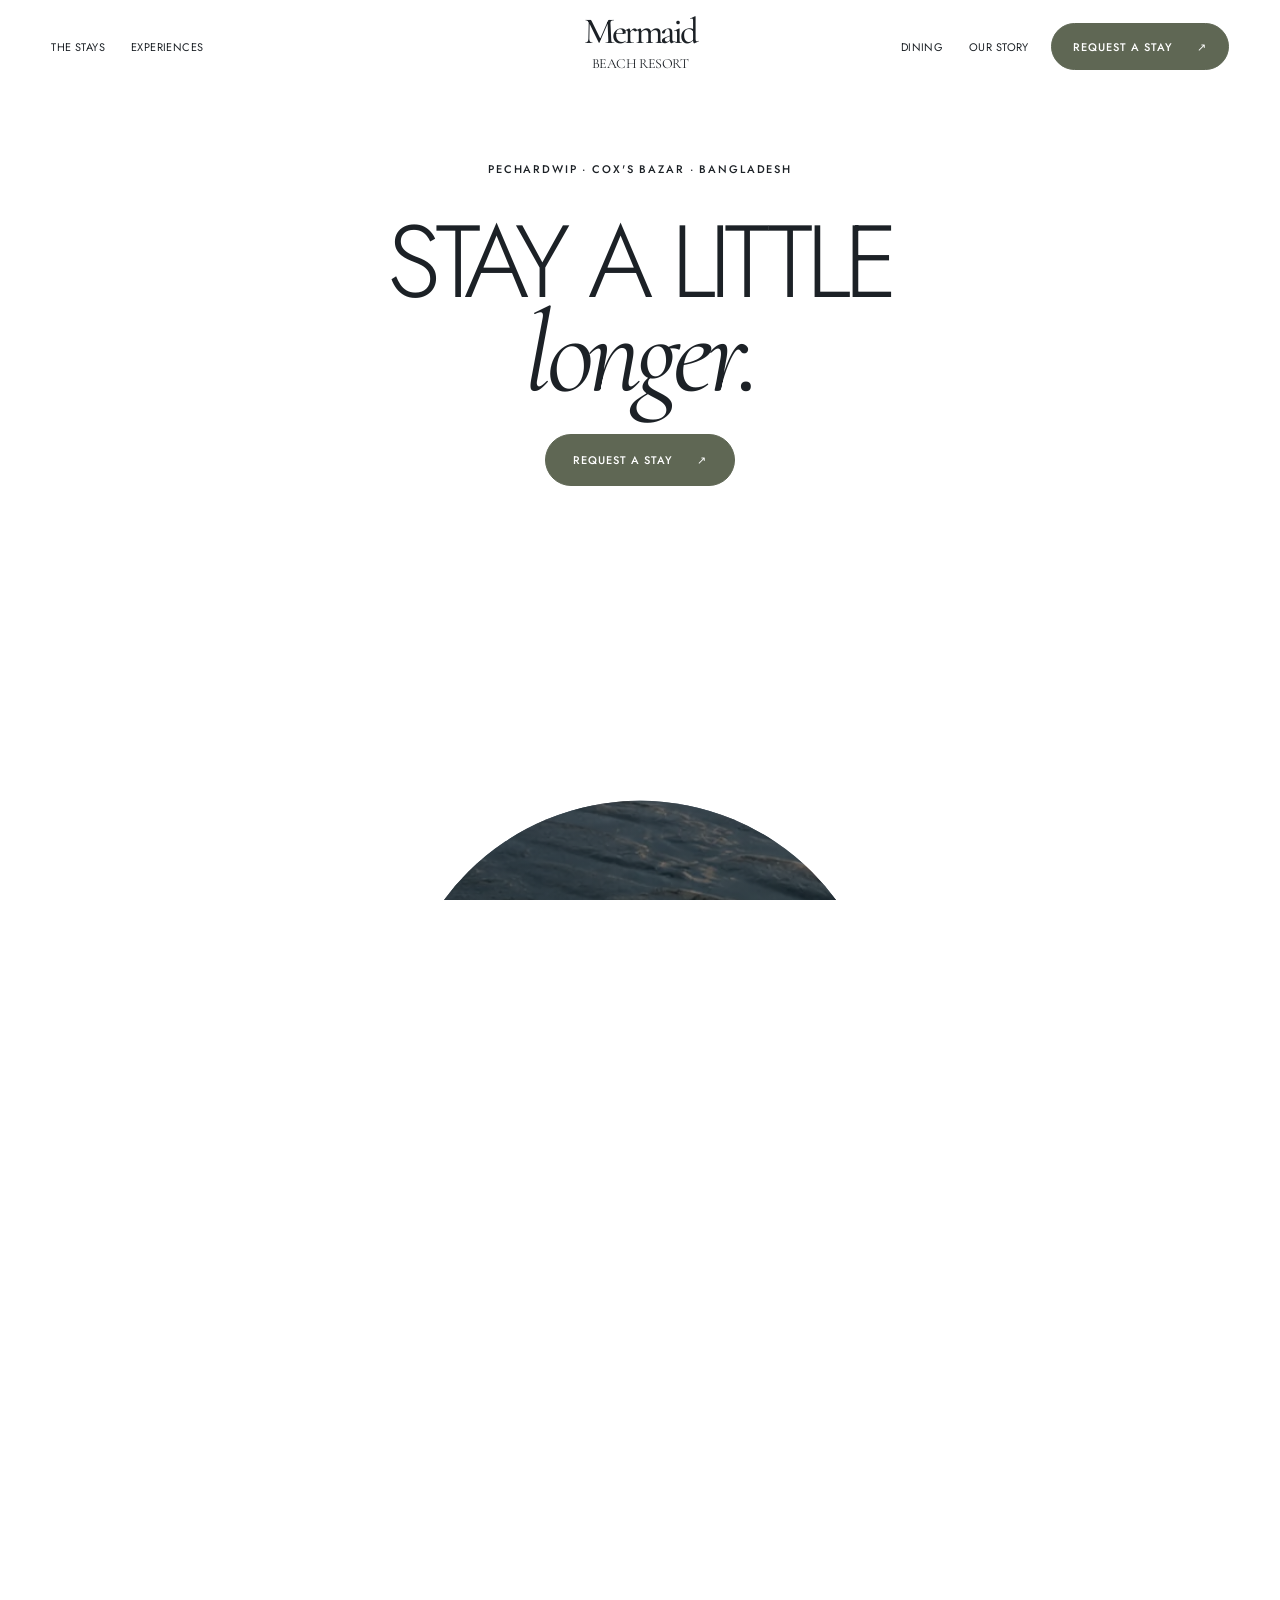
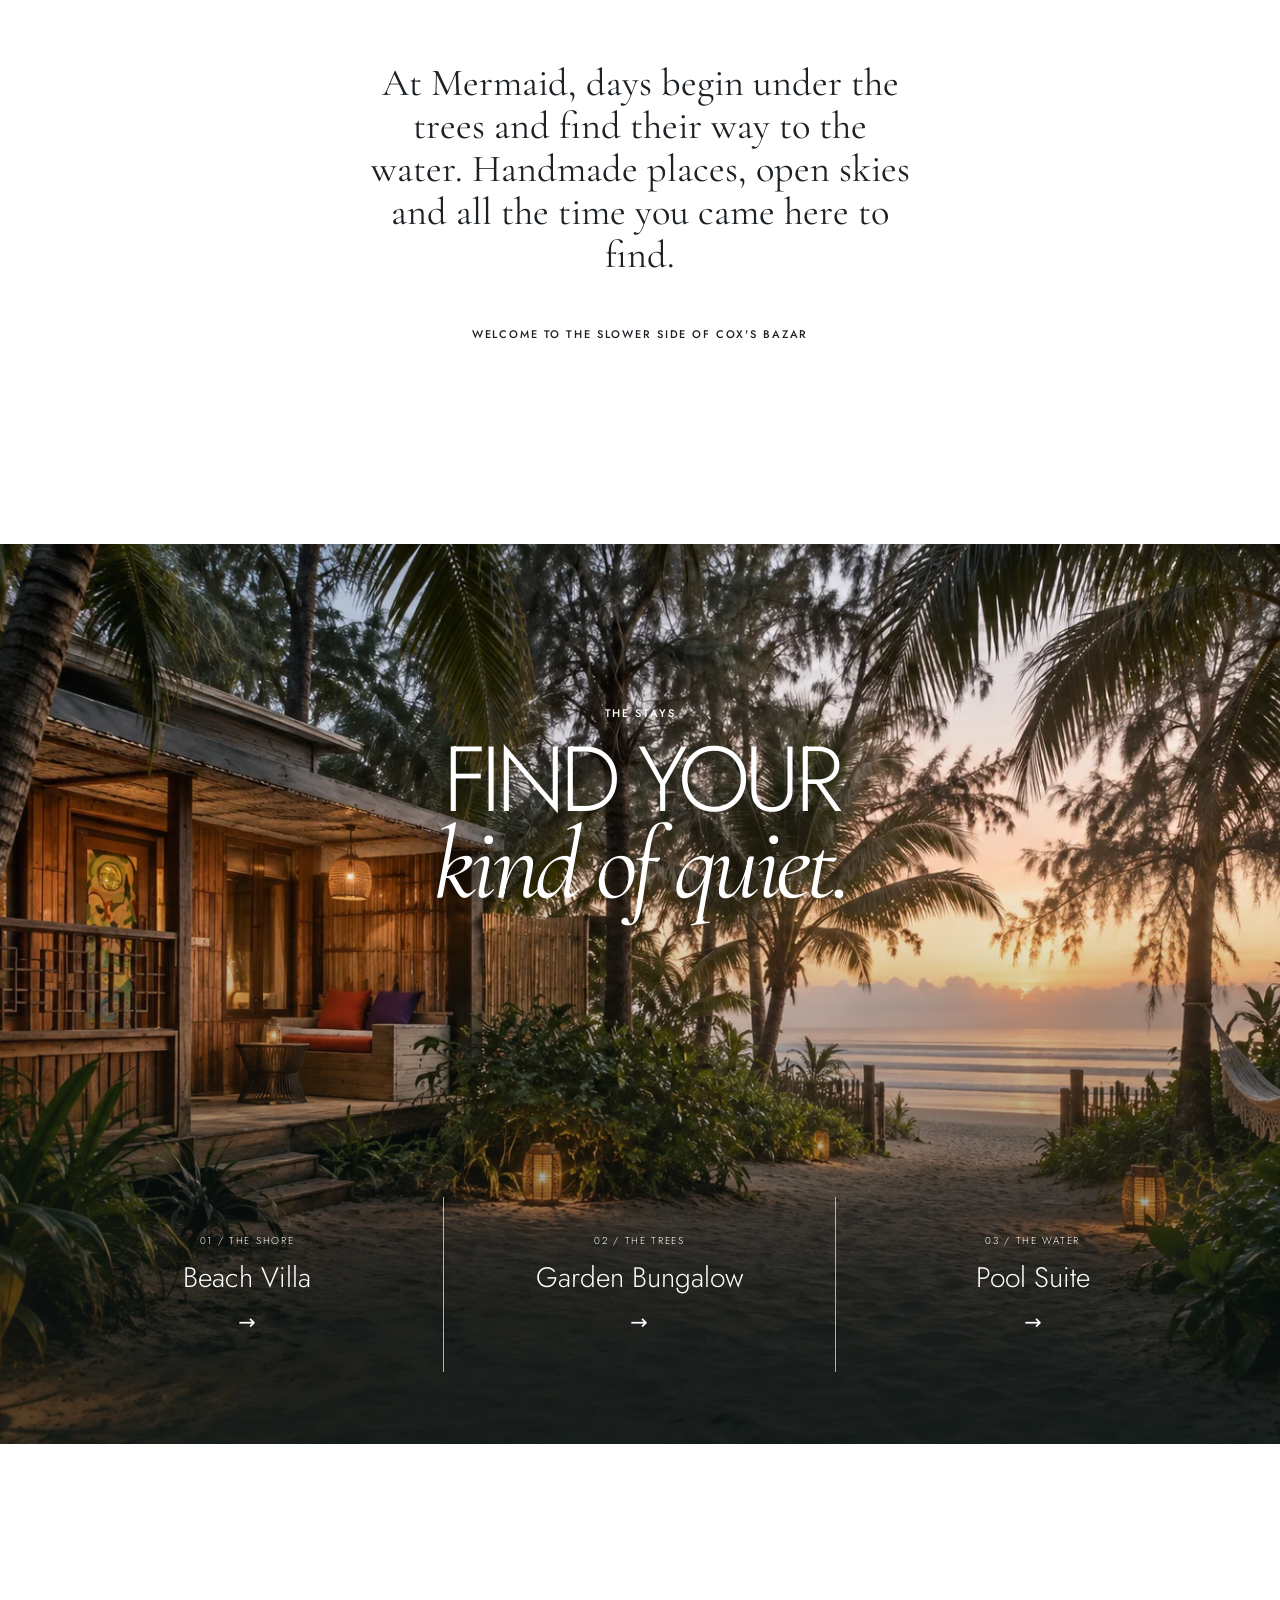
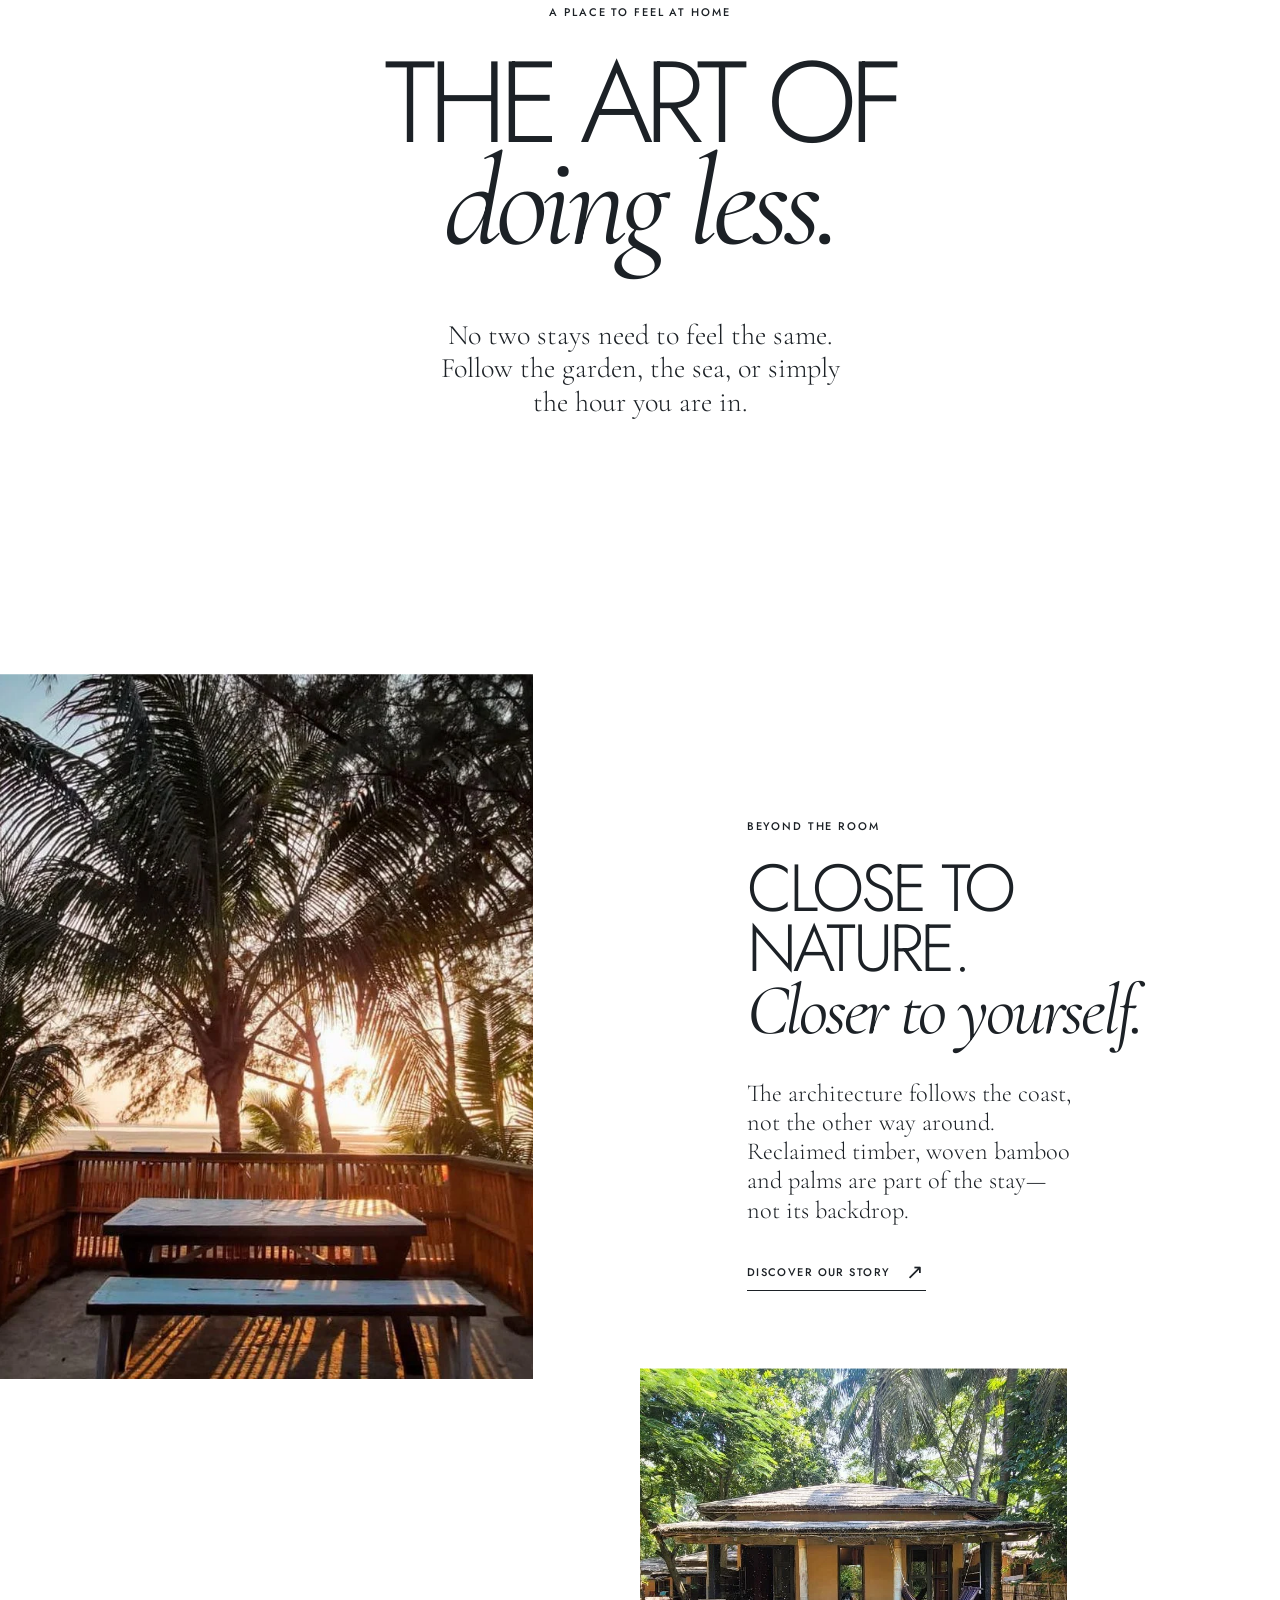
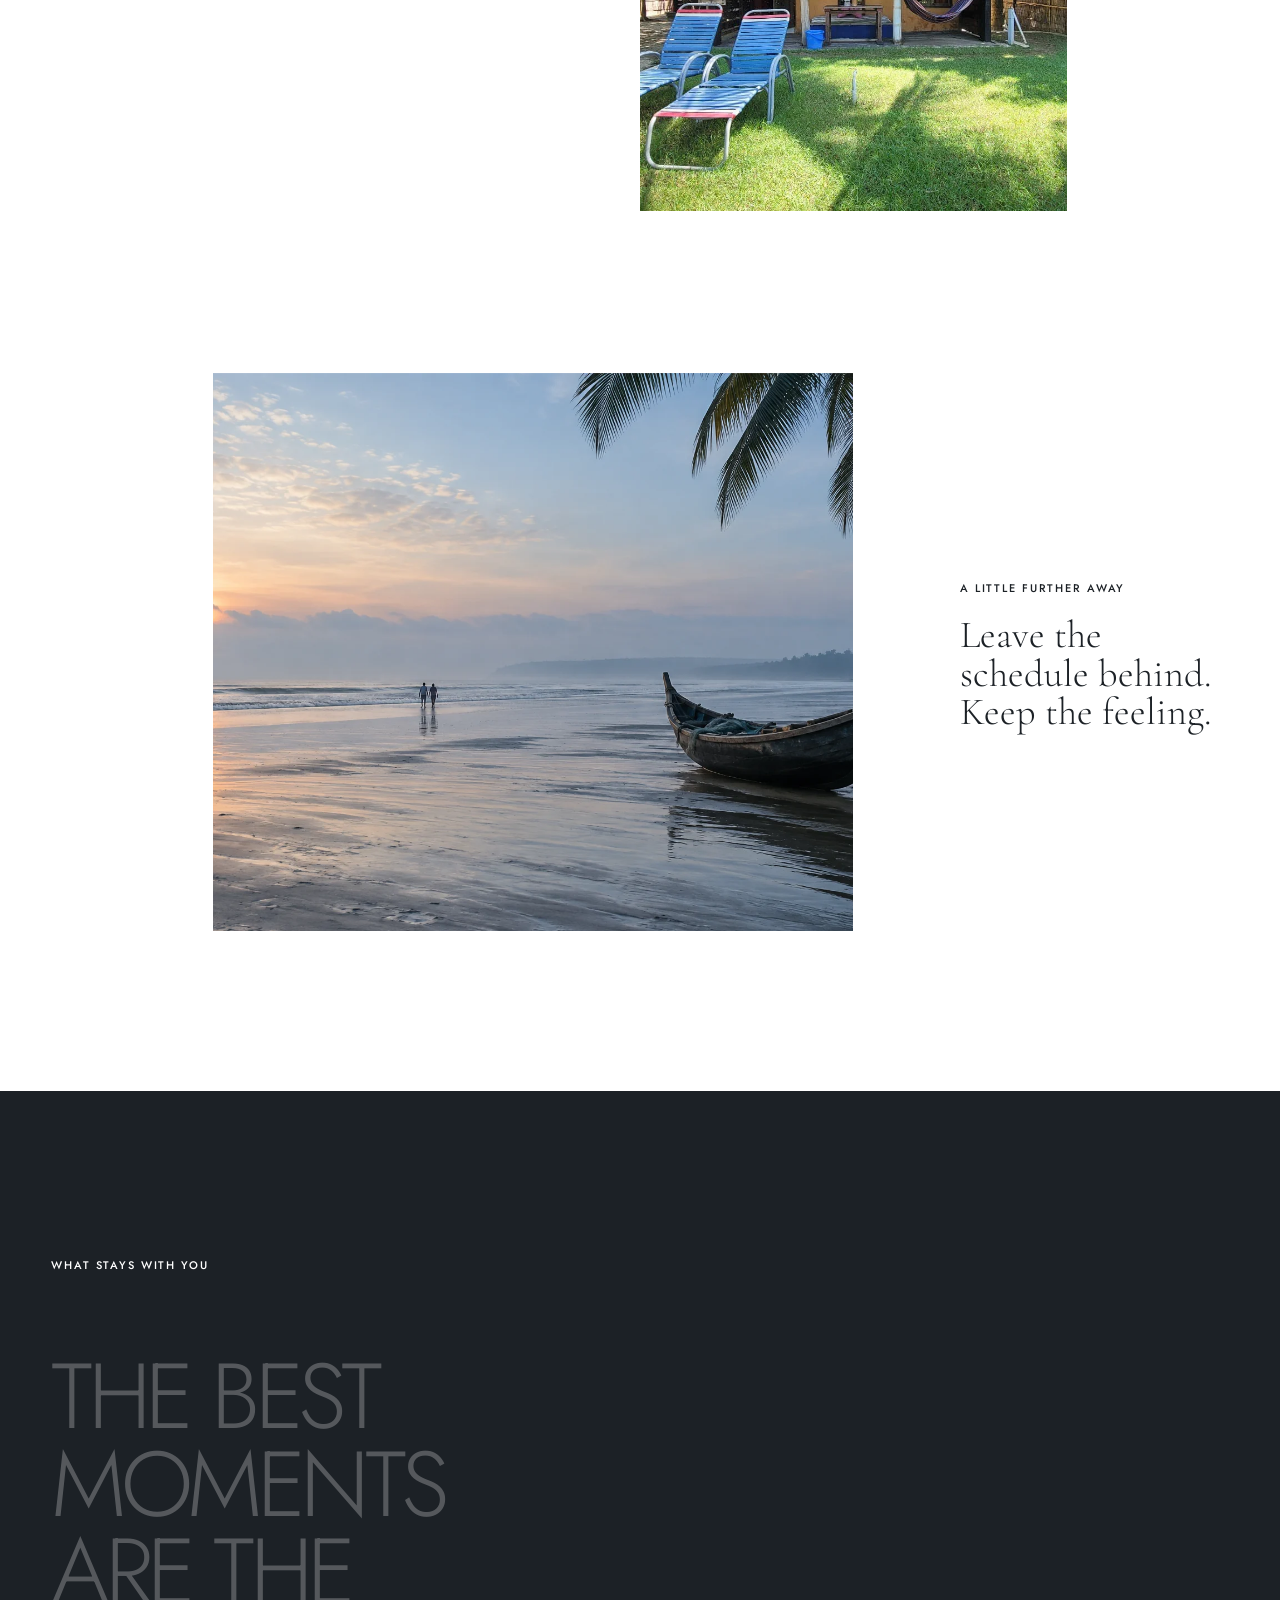
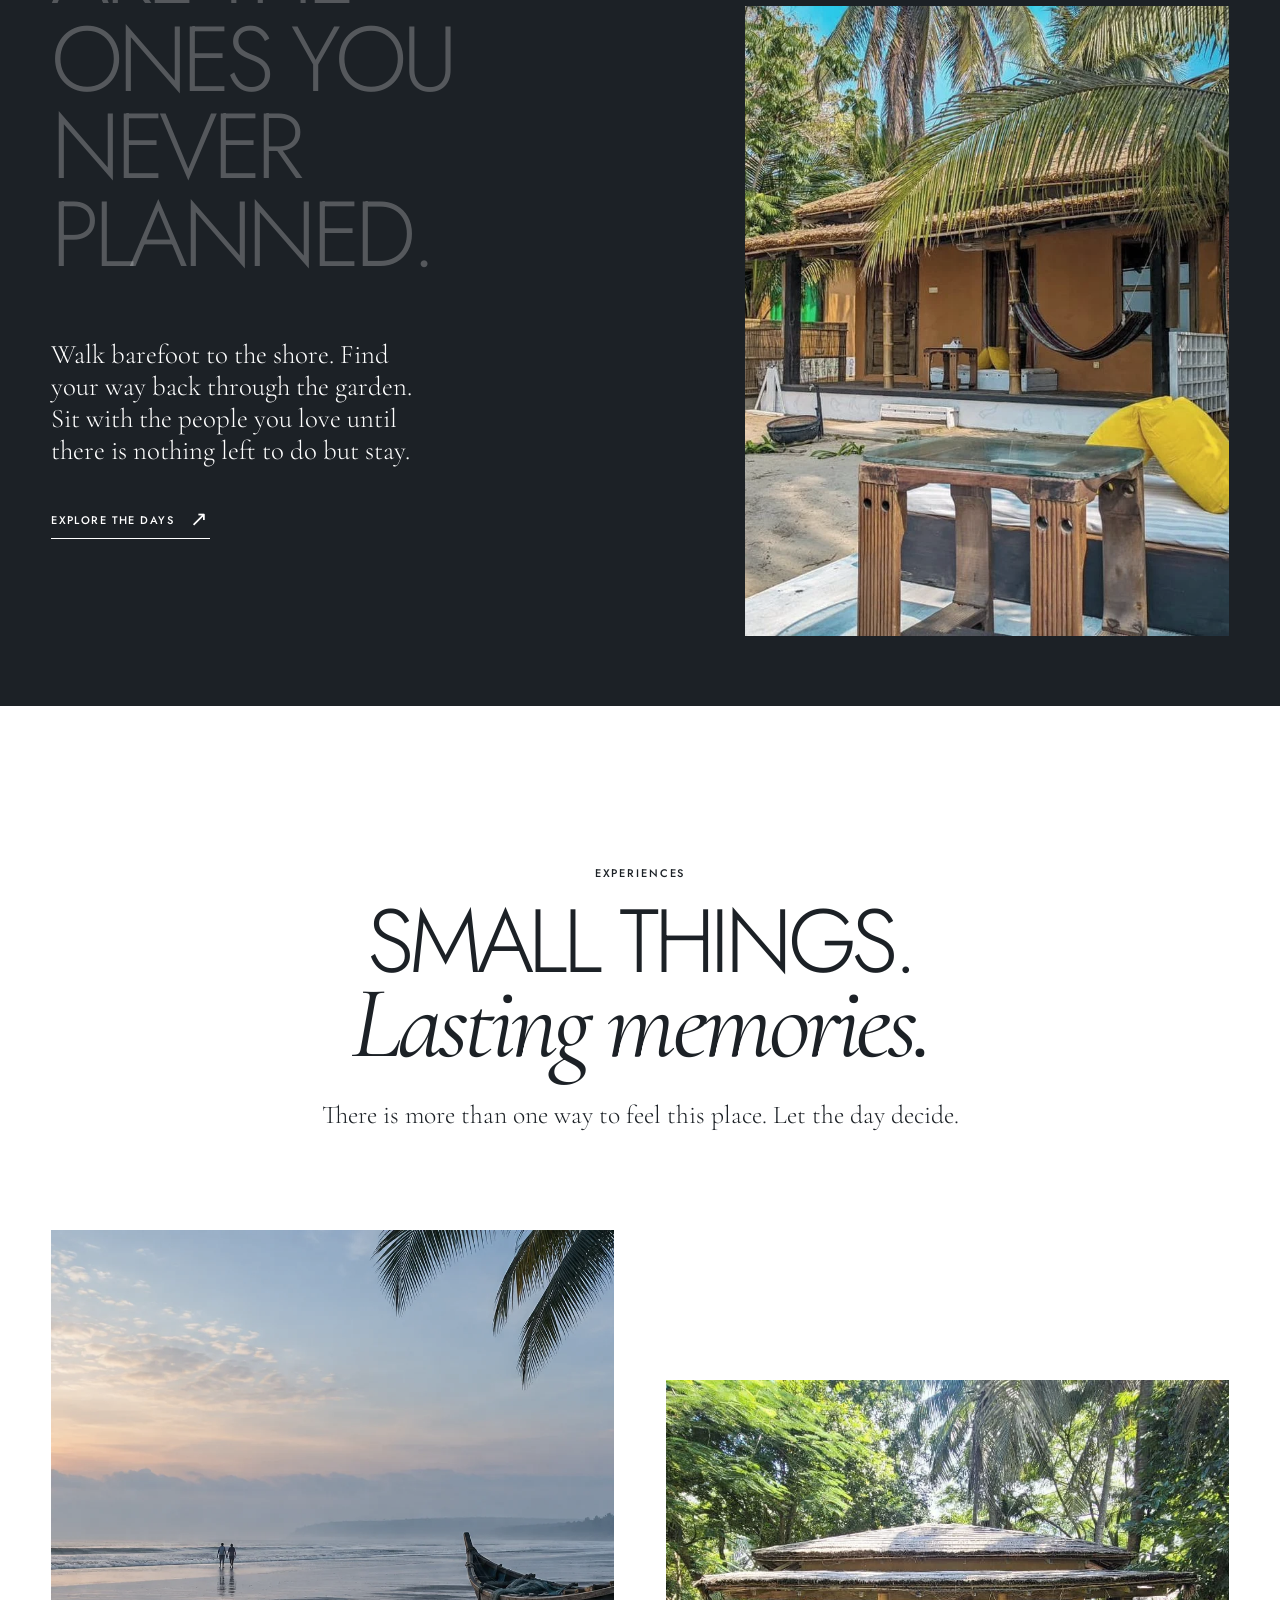
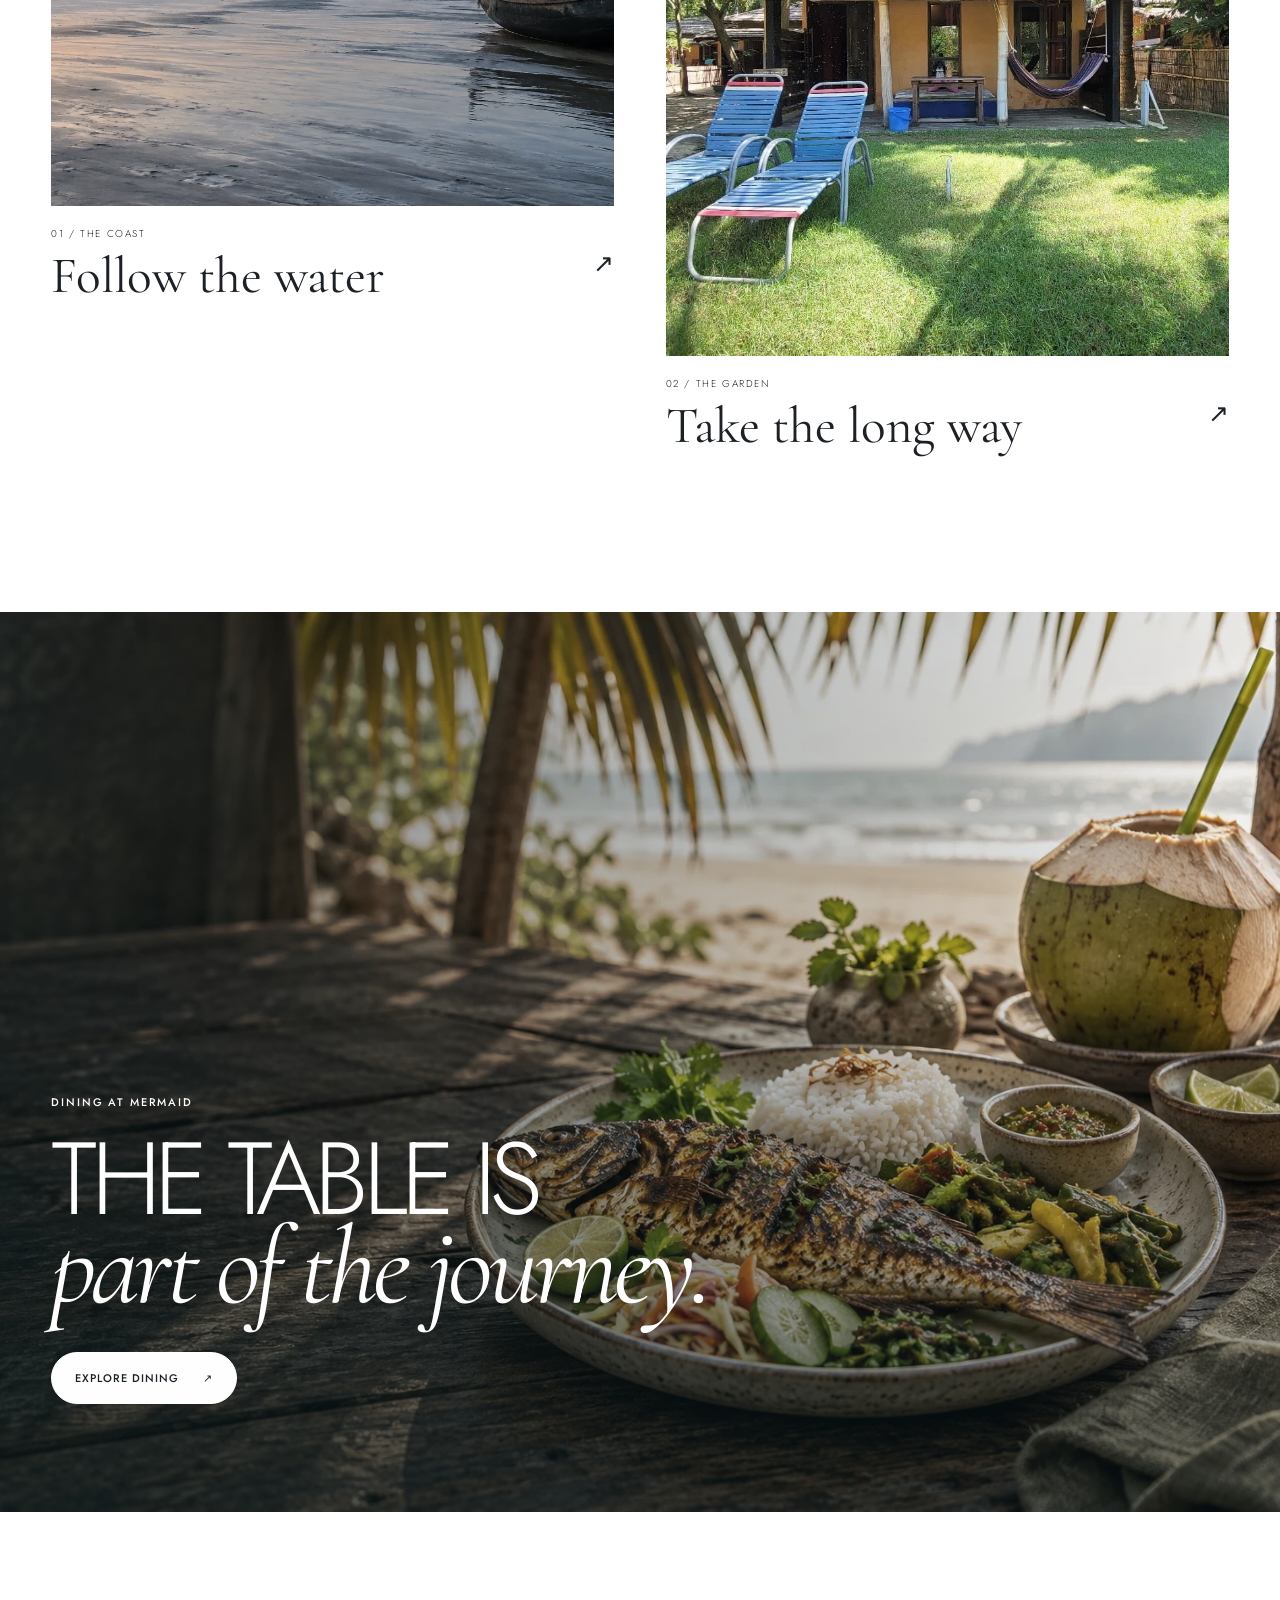
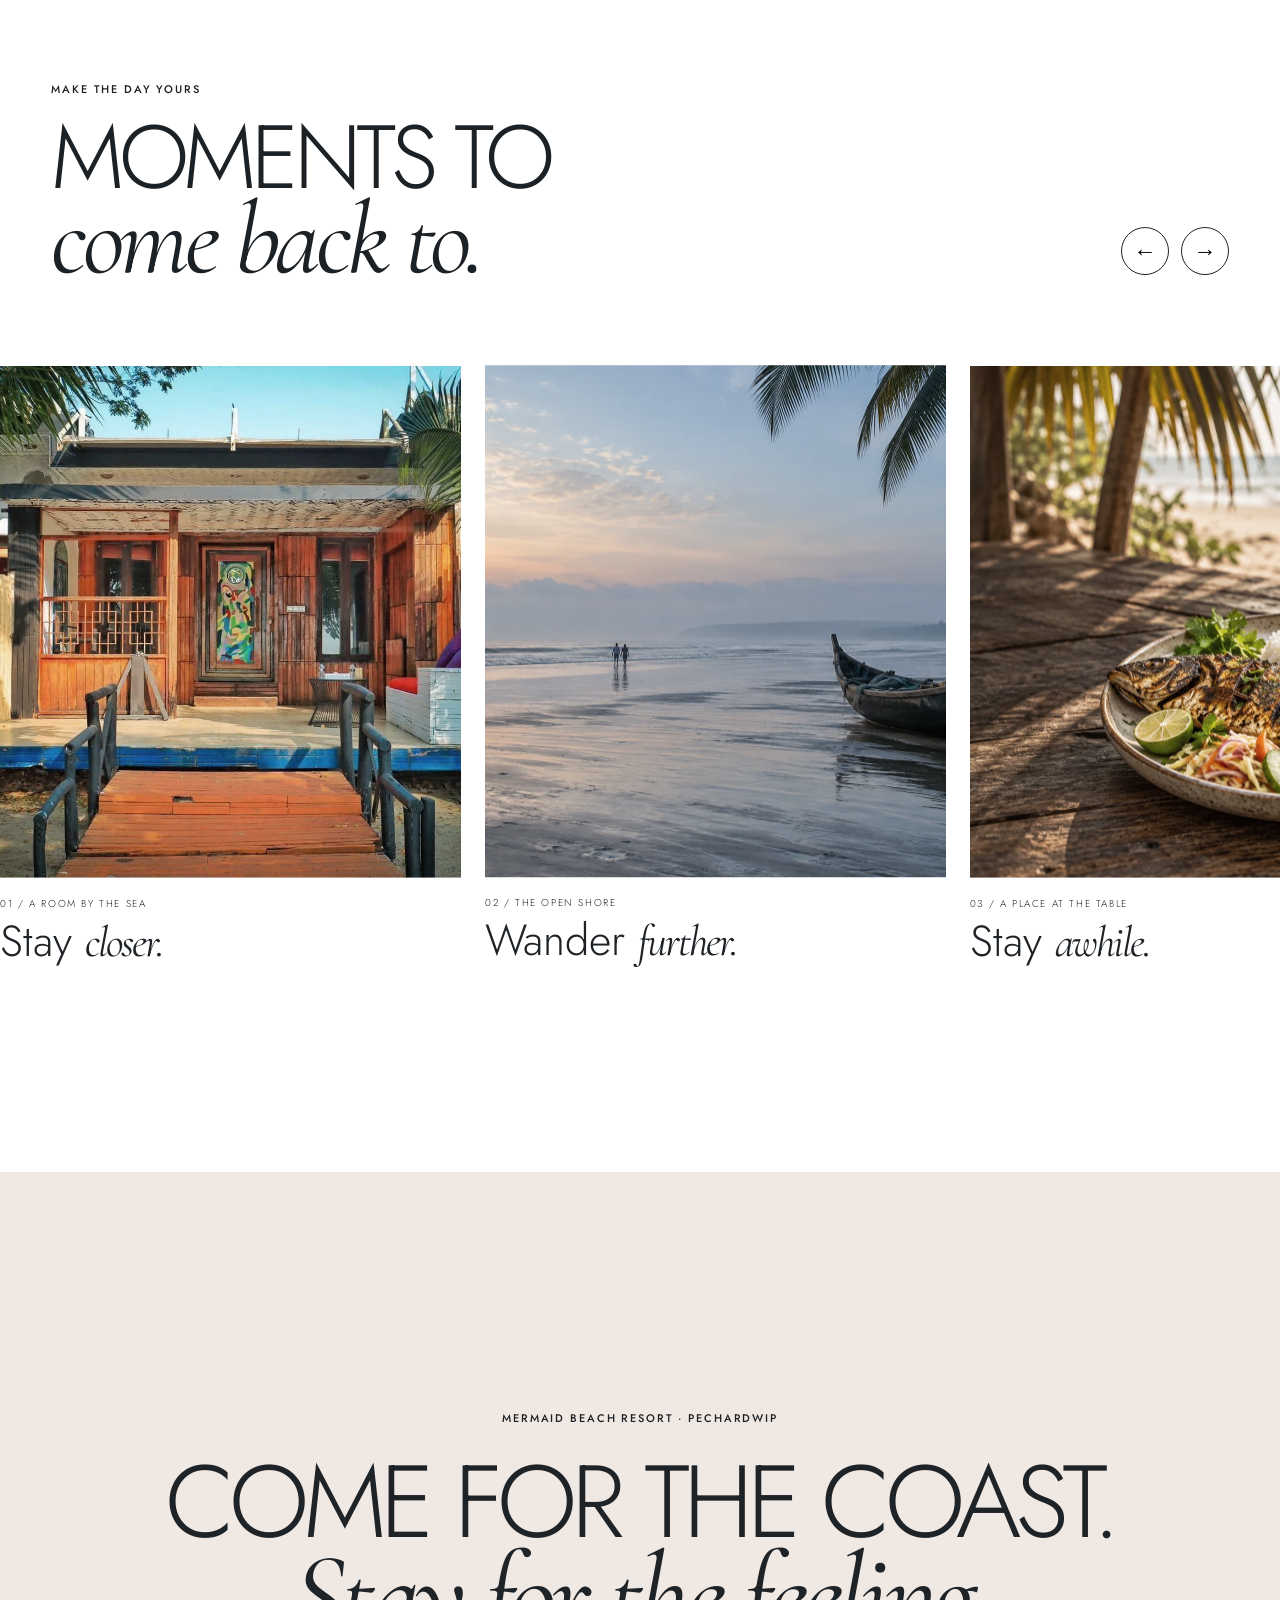
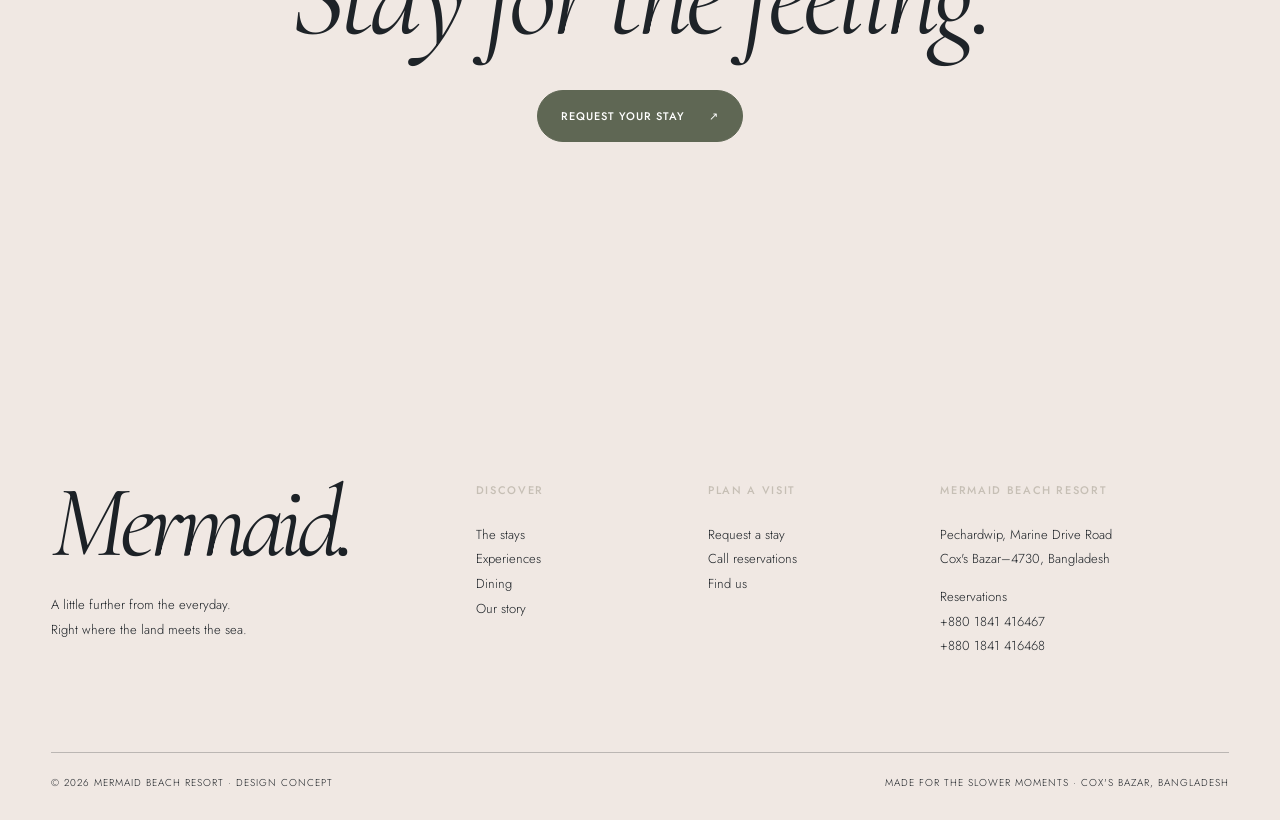
<file: index.html>
<!doctype html>
<html lang="en">
<head>
  <meta charset="utf-8">
  <meta name="viewport" content="width=device-width,initial-scale=1">
  <meta name="theme-color" content="#f0e8e3">
  <meta name="description" content="Mermaid Beach Resort, Pechardwip. Villas, gardens and a quieter way to experience the Bay of Bengal.">
  <meta property="og:title" content="Mermaid Beach Resort — Stay a little longer">
  <meta property="og:description" content="Find your own rhythm by the sea in Cox's Bazar.">
  <meta property="og:image" content="assets/img/01-dawn-hero.webp">
  <link rel="icon" href="assets/logo-mark.svg" type="image/svg+xml">
  <link rel="preconnect" href="https://fonts.googleapis.com">
  <link rel="preconnect" href="https://fonts.gstatic.com" crossorigin>
  <link rel="preload" as="image" href="assets/img/02-tidal-shore.webp">
  <link rel="stylesheet" href="css/tokens.css">
  <link rel="stylesheet" href="css/main.css">
  <link rel="stylesheet" href="css/rosa.css">
  <title>Mermaid Beach Resort — Stay a little longer</title>
</head>
<body data-page="home" class="rosa-home">
  <header id="site-header"></header>
  <main>
    <!-- Rosa §01 / M01–M02: a long circular film chapter before the offer. -->
    <section class="rosa-hero" aria-labelledby="rosa-hero-title">
      <div class="rosa-hero__sticky">
        <div class="rosa-hero__opening">
          <span class="rosa-overline">PECHARDWIP · COX'S BAZAR · BANGLADESH</span>
          <h1 id="rosa-hero-title" aria-label="Stay a little longer."><span>Stay a little</span><em>longer.</em></h1>
          <a class="button button--dark rosa-hero__reserve" href="book.html">REQUEST A STAY <span aria-hidden="true">↗</span></a>
        </div>
        <div class="rosa-hero__mask" aria-hidden="true">
          <video class="rosa-hero__video" poster="assets/img/02-tidal-shore.webp" muted playsinline loop preload="metadata" data-native-film>
            <source src="assets/video/mermaid-hero.mp4" type="video/mp4">
          </video>
          <div class="rosa-hero__grade"></div>
        </div>
        <div class="rosa-hero__after" aria-hidden="true"><span>01 / WHERE THE LAND MEETS THE SEA</span><p>A different pace<br><em>begins here.</em></p><span>SCROLL TO DISCOVER ↓</span></div>
      </div>
    </section>

    <section class="rosa-welcome" aria-label="Welcome to Mermaid">
      <p>At Mermaid, days begin under the trees and find their way to the water. Handmade places, open skies and all the time you came here to find.</p>
      <span class="rosa-overline">WELCOME TO THE SLOWER SIDE OF COX'S BAZAR</span>
    </section>

    <!-- Rosa §02 / M03: one panoramic image, three quiet offers. -->
    <section class="rosa-properties" aria-labelledby="rosa-properties-title">
      <div class="rosa-properties__media" aria-hidden="true">
        <img class="is-active" src="assets/img/01-dawn-hero.webp" alt="">
        <img src="assets/img/stay-beach-villa.webp" alt="">
        <img src="assets/img/stay-garden-bungalow.webp" alt="">
        <img src="assets/img/stay-pool-suite.webp" alt="">
      </div>
      <div class="rosa-properties__wash"></div>
      <div class="rosa-properties__heading"><span class="rosa-overline">THE STAYS</span><h2 id="rosa-properties-title">Find your <em>kind of quiet.</em></h2></div>
      <div class="rosa-properties__choices">
        <a href="book.html?stay=beach-villa" data-property="1"><span>01 / THE SHORE</span><strong>Beach Villa</strong><b aria-hidden="true">↗</b></a>
        <a href="book.html?stay=garden-bungalow" data-property="2"><span>02 / THE TREES</span><strong>Garden Bungalow</strong><b aria-hidden="true">↗</b></a>
        <a href="book.html?stay=pool-suite" data-property="3"><span>03 / THE WATER</span><strong>Pool Suite</strong><b aria-hidden="true">↗</b></a>
      </div>
    </section>

    <section class="rosa-statement" aria-labelledby="rosa-statement-title"><span class="rosa-overline">A PLACE TO FEEL AT HOME</span><h2 id="rosa-statement-title">The art of<br><em>doing less.</em></h2><p>No two stays need to feel the same. Follow the garden, the sea, or simply the hour you are in.</p></section>

    <!-- Rosa §03–§04 / M04: staggered photographs, shallow independent travel. -->
    <section class="rosa-collage" aria-labelledby="rosa-collage-title">
      <figure class="rosa-collage__large"><img src="assets/img/story-villa-deck.webp" alt="Mermaid's timber deck opening toward the sea" loading="lazy" data-parallax="large"><figcaption>THE VIEW FROM THE VERANDA</figcaption></figure>
      <div class="rosa-collage__copy"><span class="rosa-overline">BEYOND THE ROOM</span><h2 id="rosa-collage-title">Close to nature.<br><em>Closer to yourself.</em></h2><p>The architecture follows the coast, not the other way around. Reclaimed timber, woven bamboo and palms are part of the stay—not its backdrop.</p><a class="link-arrow" href="story.html">DISCOVER OUR STORY <span aria-hidden="true">↗</span></a></div>
      <figure class="rosa-collage__small"><img src="assets/img/story-garden.webp" alt="A garden bungalow beneath palms" loading="lazy" data-parallax="small"><figcaption>BETWEEN THE TREES</figcaption></figure>
      <figure class="rosa-collage__wide"><img src="assets/img/04-coast.webp" alt="A quiet view of the Bay of Bengal" loading="lazy" data-parallax="large"><figcaption>THE BAY, AT ITS OWN PACE</figcaption></figure>
      <div class="rosa-collage__aside"><span class="rosa-overline">A LITTLE FURTHER AWAY</span><p>Leave the schedule behind. Keep the feeling.</p></div>
    </section>

    <!-- Rosa §05 / M05: one dark inversion and scroll-linked text emphasis. -->
    <section class="rosa-belief" aria-labelledby="rosa-belief-title"><div class="rosa-belief__inner"><span class="rosa-overline">WHAT STAYS WITH YOU</span><h2 id="rosa-belief-title" data-char-emphasis>The best moments are the ones you never planned.</h2><p>Walk barefoot to the shore. Find your way back through the garden. Sit with the people you love until there is nothing left to do but stay.</p><a class="link-arrow" href="experiences.html">EXPLORE THE DAYS <span aria-hidden="true">↗</span></a></div><div class="rosa-belief__image"><img src="assets/img/story-hammock.webp" alt="Mermaid's hammock and garden at rest" loading="lazy"></div></section>

    <section class="rosa-experiences" aria-labelledby="rosa-experiences-title"><div class="rosa-experiences__intro"><span class="rosa-overline">EXPERIENCES</span><h2 id="rosa-experiences-title">Small things.<br><em>Lasting memories.</em></h2><p>There is more than one way to feel this place. Let the day decide.</p></div><div class="rosa-experiences__grid"><a class="rosa-experience" href="experiences.html#shore"><img src="assets/img/04-coast.webp" alt="The shore at first light" loading="lazy"><span>01 / THE COAST</span><strong>Follow the water <b aria-hidden="true">↗</b></strong></a><a class="rosa-experience" href="experiences.html#garden"><img src="assets/img/story-garden.webp" alt="The garden at Mermaid Beach Resort" loading="lazy"><span>02 / THE GARDEN</span><strong>Take the long way <b aria-hidden="true">↗</b></strong></a></div></section>

    <!-- Rosa §07 / M06: film as a sensory pause, without an embedded platform player. -->
    <section class="rosa-dining" aria-labelledby="rosa-dining-title"><img src="assets/img/03-dining.webp" alt="Coastal fish and local ingredients at the table" loading="lazy"><div class="rosa-dining__veil"></div><div class="rosa-dining__content"><span class="rosa-overline">DINING AT MERMAID</span><h2 id="rosa-dining-title">The table is<br><em>part of the journey.</em></h2><a class="button button--light" href="dining.html">EXPLORE DINING <span aria-hidden="true">↗</span></a></div></section>

    <!-- Rosa §08 / M07: partially visible neighbors and a draggable experience rail. -->
    <section class="rosa-discover" aria-labelledby="rosa-discover-title"><div class="rosa-discover__head"><div><span class="rosa-overline">MAKE THE DAY YOURS</span><h2 id="rosa-discover-title">Moments to<br><em>come back to.</em></h2></div><div class="rosa-discover__controls"><button type="button" data-rail-dir="-1" aria-label="Previous moment">←</button><button type="button" data-rail-dir="1" aria-label="Next moment">→</button></div></div><div class="experience-rail rosa-discover__rail"><a class="rosa-discover__card" href="stays.html"><img src="assets/img/stay-beach-villa.webp" alt="Beach Villa at Mermaid" loading="lazy"><span>01 / A ROOM BY THE SEA</span><strong>Stay <em>closer.</em></strong></a><a class="rosa-discover__card" href="experiences.html"><img src="assets/img/04-coast.webp" alt="Shoreline at Cox's Bazar" loading="lazy"><span>02 / THE OPEN SHORE</span><strong>Wander <em>further.</em></strong></a><a class="rosa-discover__card" href="dining.html"><img src="assets/img/03-dining.webp" alt="Coastal food by the beach" loading="lazy"><span>03 / A PLACE AT THE TABLE</span><strong>Stay <em>awhile.</em></strong></a><a class="rosa-discover__card" href="story.html"><img src="assets/img/story-hammock.webp" alt="Garden hammock at Mermaid" loading="lazy"><span>04 / THE PLACE ITSELF</span><strong>Feel <em>at home.</em></strong></a></div></section>

    <section class="rosa-close" aria-labelledby="rosa-close-title"><span class="rosa-overline">MERMAID BEACH RESORT · PECHARDWIP</span><h2 id="rosa-close-title">Come for the coast.<br><em>Stay for the feeling.</em></h2><a class="button button--dark" href="book.html">REQUEST YOUR STAY <span aria-hidden="true">↗</span></a></section>
  </main>
  <footer id="site-footer"></footer>
  <script defer src="assets/vendor/gsap.min.js"></script>
  <script defer src="assets/vendor/ScrollTrigger.min.js"></script>
  <script defer src="assets/vendor/lenis.min.js"></script>
  <script defer src="js/main.js"></script>
  <script defer src="js/rosa.js"></script>
</body>
</html>
</file>
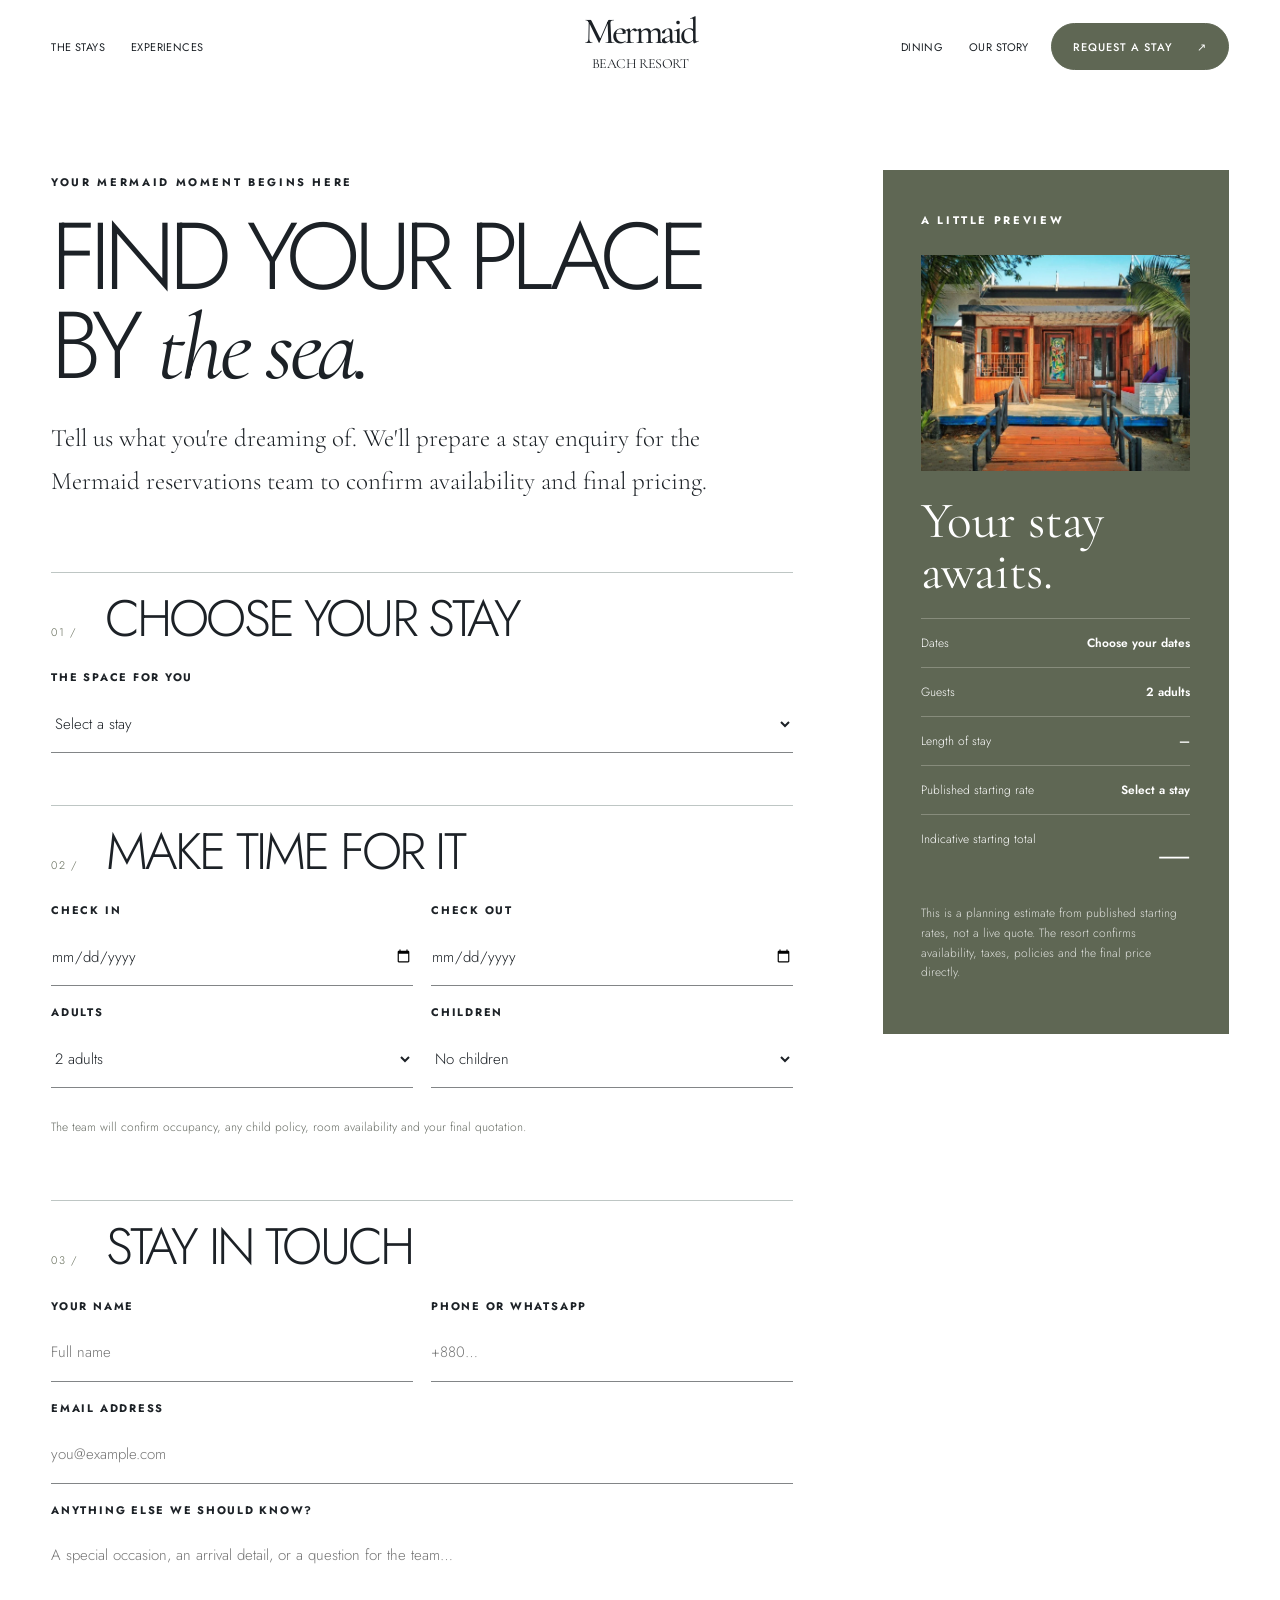
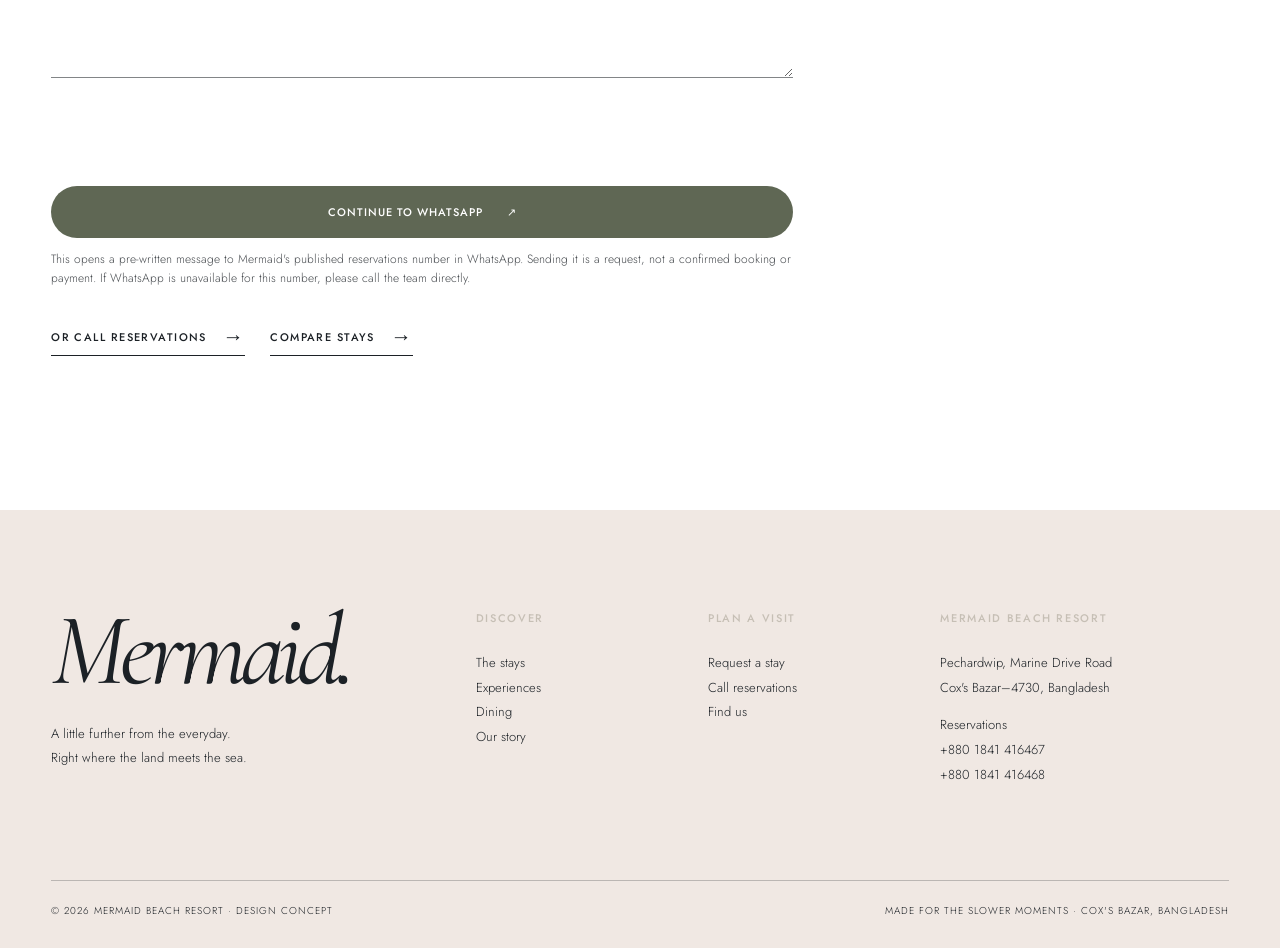
<file: book.html>
<!doctype html><html lang="en"><head>
<meta charset="utf-8"><meta name="viewport" content="width=device-width,initial-scale=1"><meta name="theme-color" content="#17342e"><meta name="description" content="Request a stay at Mermaid Beach Resort. Choose dates and a villa, then send your enquiry directly to the reservations team.">
<link rel="icon" href="assets/logo-mark.svg" type="image/svg+xml"><link rel="preconnect" href="https://fonts.googleapis.com"><link rel="preconnect" href="https://fonts.gstatic.com" crossorigin><link rel="stylesheet" href="css/tokens.css"><link rel="stylesheet" href="css/main.css"><link rel="stylesheet" href="css/rosa.css"><title>Request a Stay — Mermaid Beach Resort</title>
</head><body data-page="book" class="booking-page"><header id="site-header"></header><main>
<div class="container booking-shell"><div><div class="booking-head"><span class="eyebrow">Your Mermaid moment begins here</span><h1>Find your place<br>by <em class="serif">the sea.</em></h1><p>Tell us what you're dreaming of. We'll prepare a stay enquiry for the Mermaid reservations team to confirm availability and final pricing.</p></div>
<form id="booking-form" class="booking-form" novalidate>
  <div class="form-step"><div class="form-step__head"><span>01 /</span><h2>Choose your stay</h2></div><div class="field-grid"><div class="field field--full"><label for="stay">The space for you</label><select id="stay" name="stay" required><option value="">Select a stay</option><option value="garden-bungalow">Garden Bungalow — from ৳26,000</option><option value="garden-suite">Garden Suite — from ৳32,000</option><option value="beach-villa">Beach Villa — from ৳40,000</option><option value="family-beach-villa">Family Beach Villa — from ৳52,000</option><option value="mermaid-suite">Mermaid Suite — from ৳35,000</option><option value="pool-suite">Pool Suite — from ৳50,000</option><option value="beach-house">Friends & Family Beach House — from ৳40,000</option></select></div></div></div>
  <div class="form-step"><div class="form-step__head"><span>02 /</span><h2>Make time for it</h2></div><div class="field-grid"><div class="field"><label for="checkin">Check in</label><input id="checkin" name="checkin" type="date" required></div><div class="field"><label for="checkout">Check out</label><input id="checkout" name="checkout" type="date" required></div><div class="field"><label for="adults">Adults</label><select id="adults" name="adults" required><option value="1">1 adult</option><option value="2" selected>2 adults</option><option value="3">3 adults</option><option value="4">4 adults</option></select></div><div class="field"><label for="children">Children</label><select id="children" name="children"><option value="0" selected>No children</option><option value="1">1 child</option><option value="2">2 children</option><option value="3">3 children</option><option value="4">4 children</option></select></div><p class="field__hint field--full">The team will confirm occupancy, any child policy, room availability and your final quotation.</p></div></div>
  <div class="form-step"><div class="form-step__head"><span>03 /</span><h2>Stay in touch</h2></div><div class="field-grid"><div class="field"><label for="name">Your name</label><input id="name" name="name" type="text" autocomplete="name" required placeholder="Full name"></div><div class="field"><label for="phone">Phone or WhatsApp</label><input id="phone" name="phone" type="tel" autocomplete="tel" required placeholder="+880…"></div><div class="field field--full"><label for="email">Email address</label><input id="email" name="email" type="email" autocomplete="email" required placeholder="you@example.com"></div><div class="field field--full"><label for="notes">Anything else we should know?</label><textarea id="notes" name="notes" placeholder="A special occasion, an arrival detail, or a question for the team…"></textarea></div></div></div>
  <div><p class="booking-warning" id="booking-warning" role="alert" aria-live="polite"></p><button class="button button--dark booking-submit" type="submit">Continue to WhatsApp <span aria-hidden="true">↗</span></button><p class="booking-disclaimer">This opens a pre-written message to Mermaid's published reservations number in WhatsApp. Sending it is a request, not a confirmed booking or payment. If WhatsApp is unavailable for this number, please call the team directly.</p><div class="booking-help"><a class="link-arrow" href="tel:+8801841416467">Or call reservations <span aria-hidden="true">→</span></a><a class="link-arrow" href="stays.html">Compare stays <span aria-hidden="true">→</span></a></div></div>
</form></div>
<aside class="booking-summary" aria-label="Your stay summary"><span class="eyebrow">A little preview</span><img id="summary-image" class="booking-summary__image" src="assets/img/stay-beach-villa.webp" alt="Beach Villa at Mermaid Beach Resort"><h2 id="summary-name">Your stay awaits.</h2><div class="summary-line"><span>Dates</span><strong id="summary-dates">Choose your dates</strong></div><div class="summary-line"><span>Guests</span><strong id="summary-guests">2 adults</strong></div><div class="summary-line"><span>Length of stay</span><strong id="summary-nights">—</strong></div><div class="summary-line"><span>Published starting rate</span><strong id="summary-rate">Select a stay</strong></div><div class="summary-line"><span>Indicative starting total</span><strong class="summary-total" id="summary-total">—</strong></div><p class="summary-note">This is a planning estimate from published starting rates, not a live quote. The resort confirms availability, taxes, policies and the final price directly.</p></aside></div>
</main><footer id="site-footer"></footer><script defer src="assets/vendor/gsap.min.js"></script><script defer src="assets/vendor/ScrollTrigger.min.js"></script><script defer src="assets/vendor/lenis.min.js"></script><script defer src="js/main.js"></script><script defer src="js/rosa.js"></script><script defer src="js/booking.js"></script></body></html>
</file>
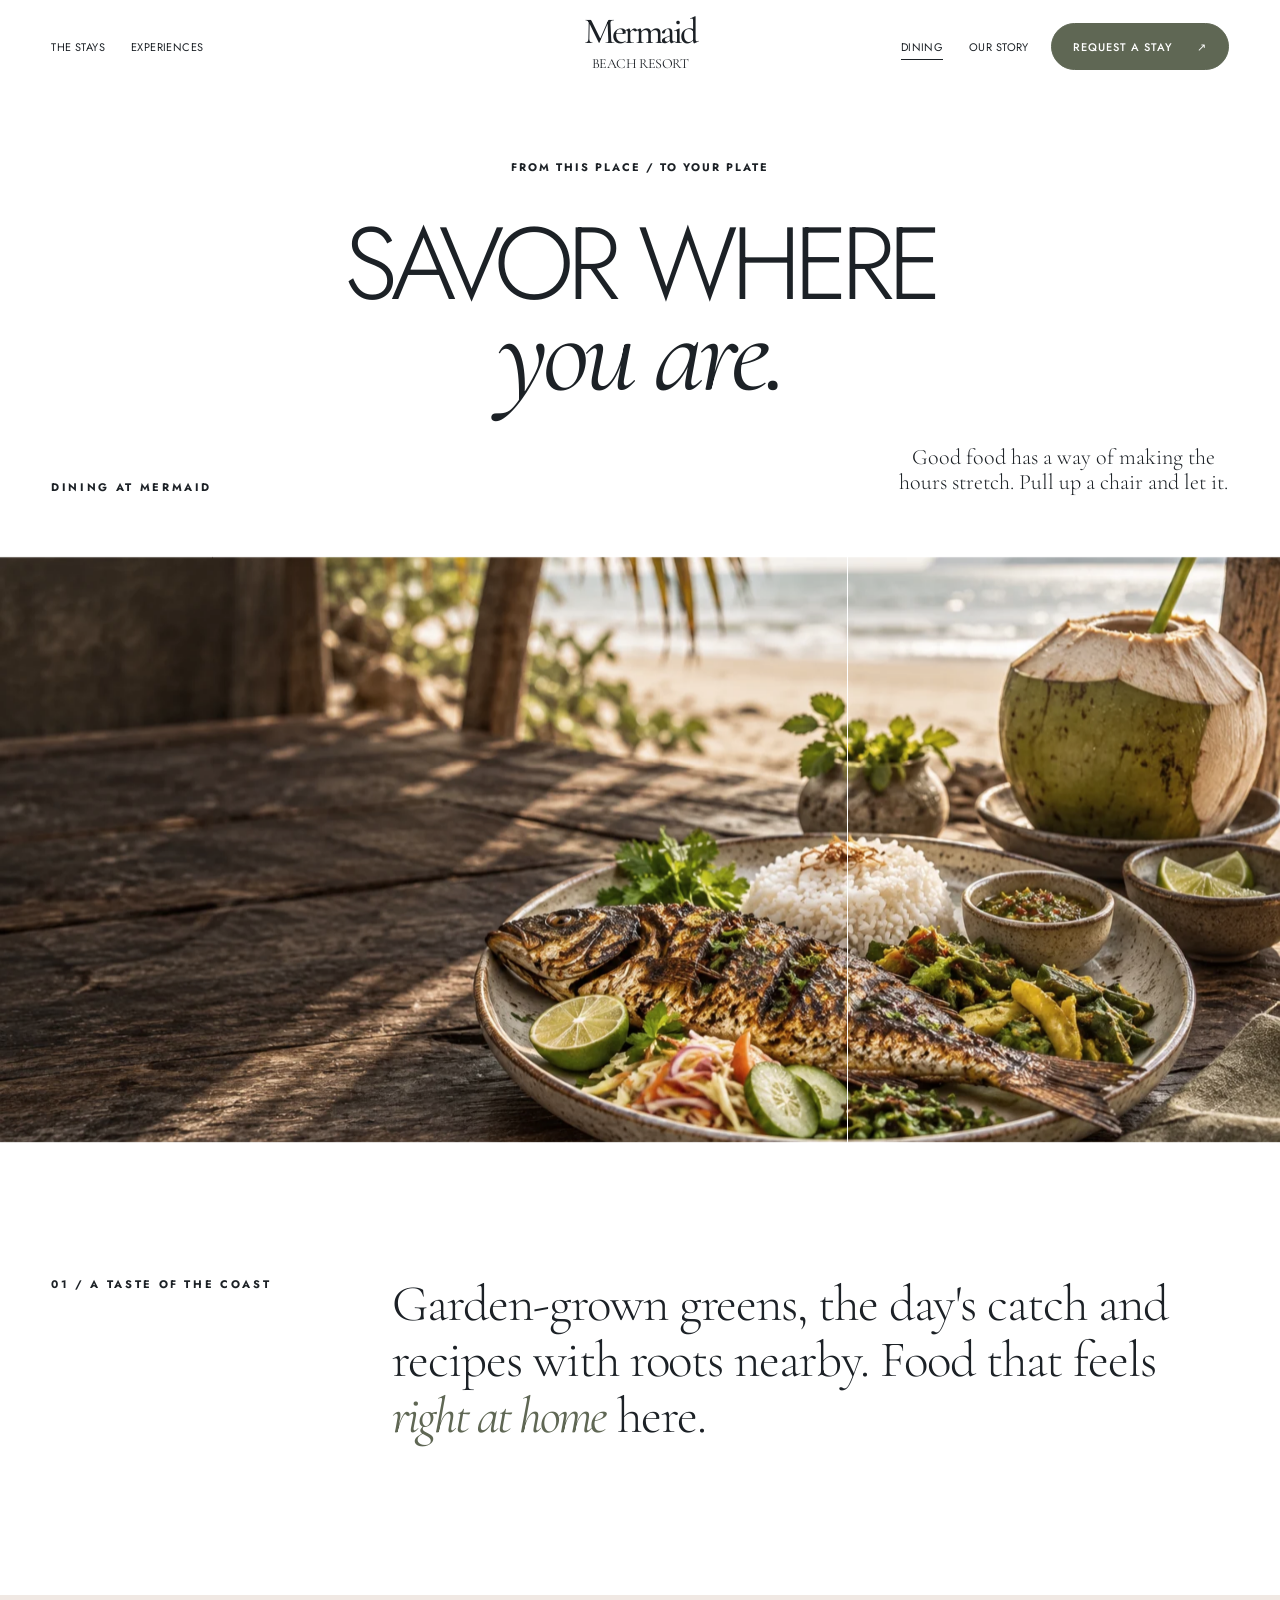
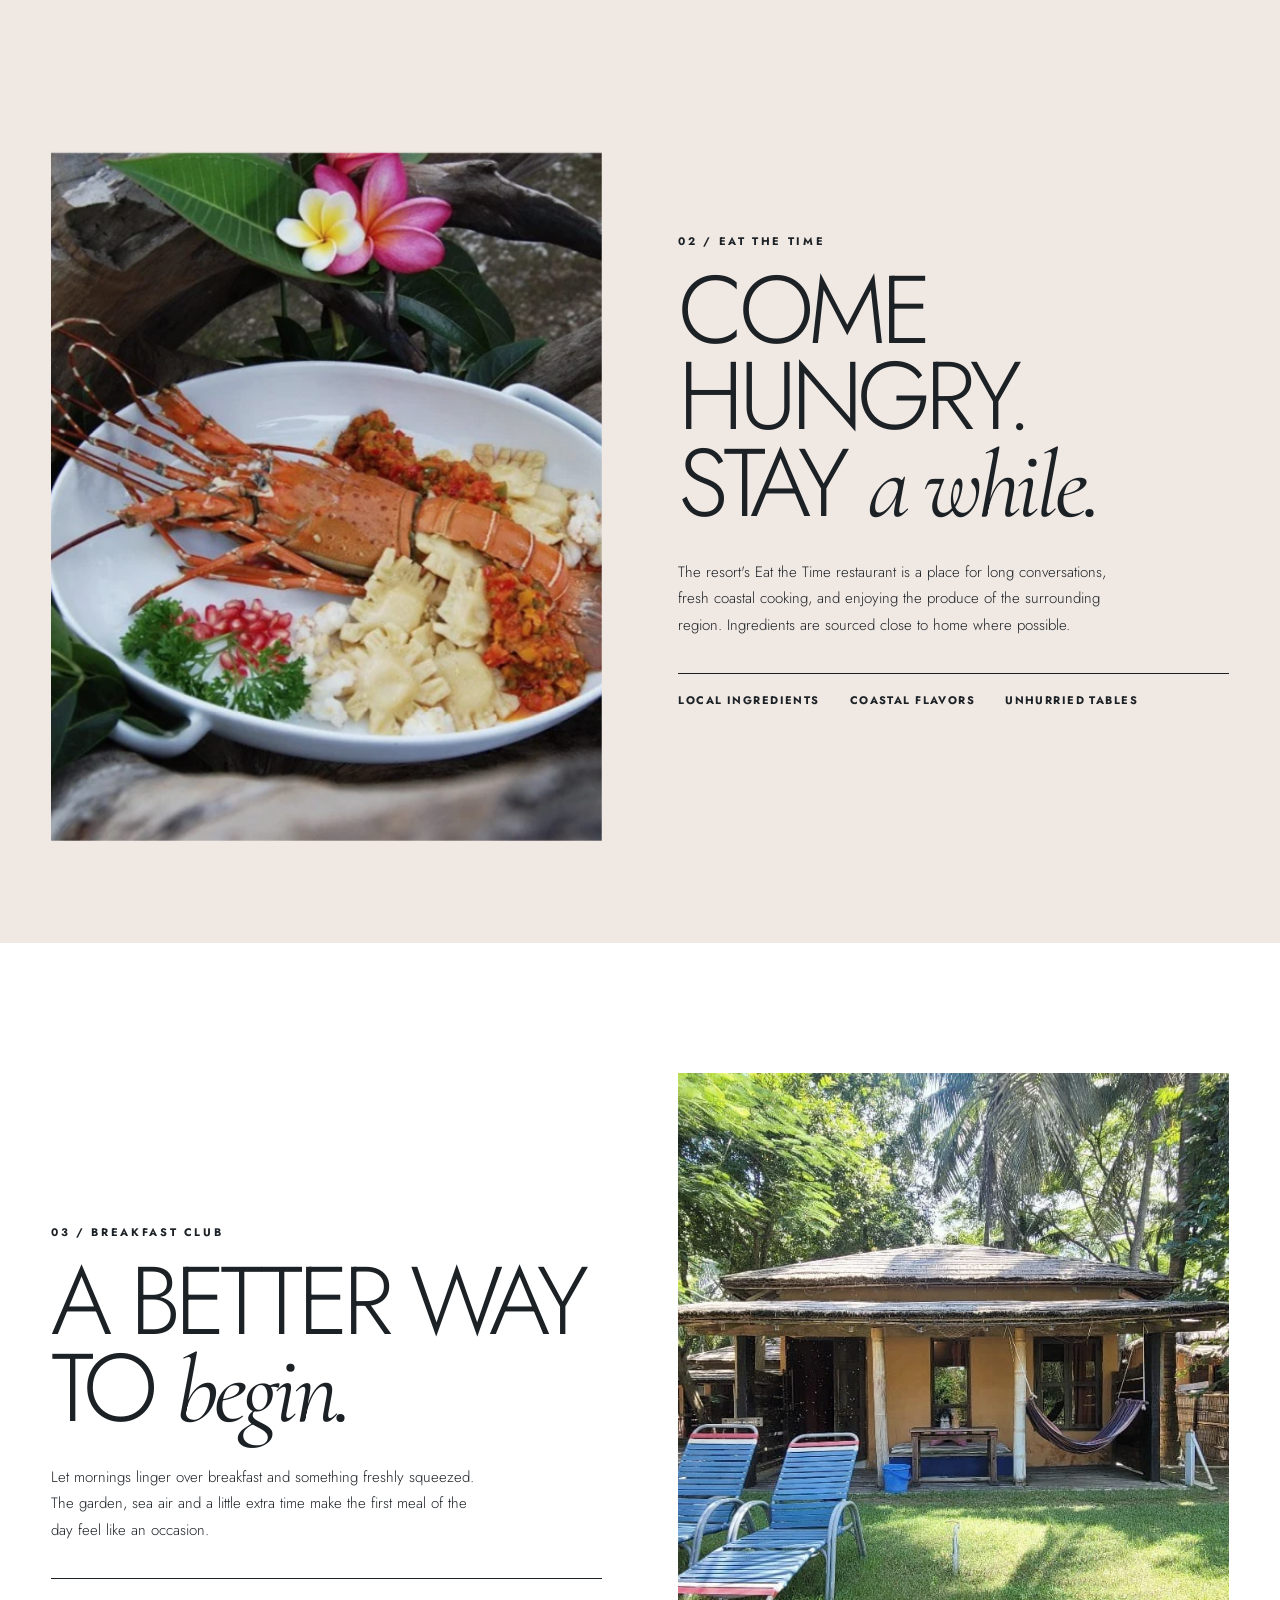
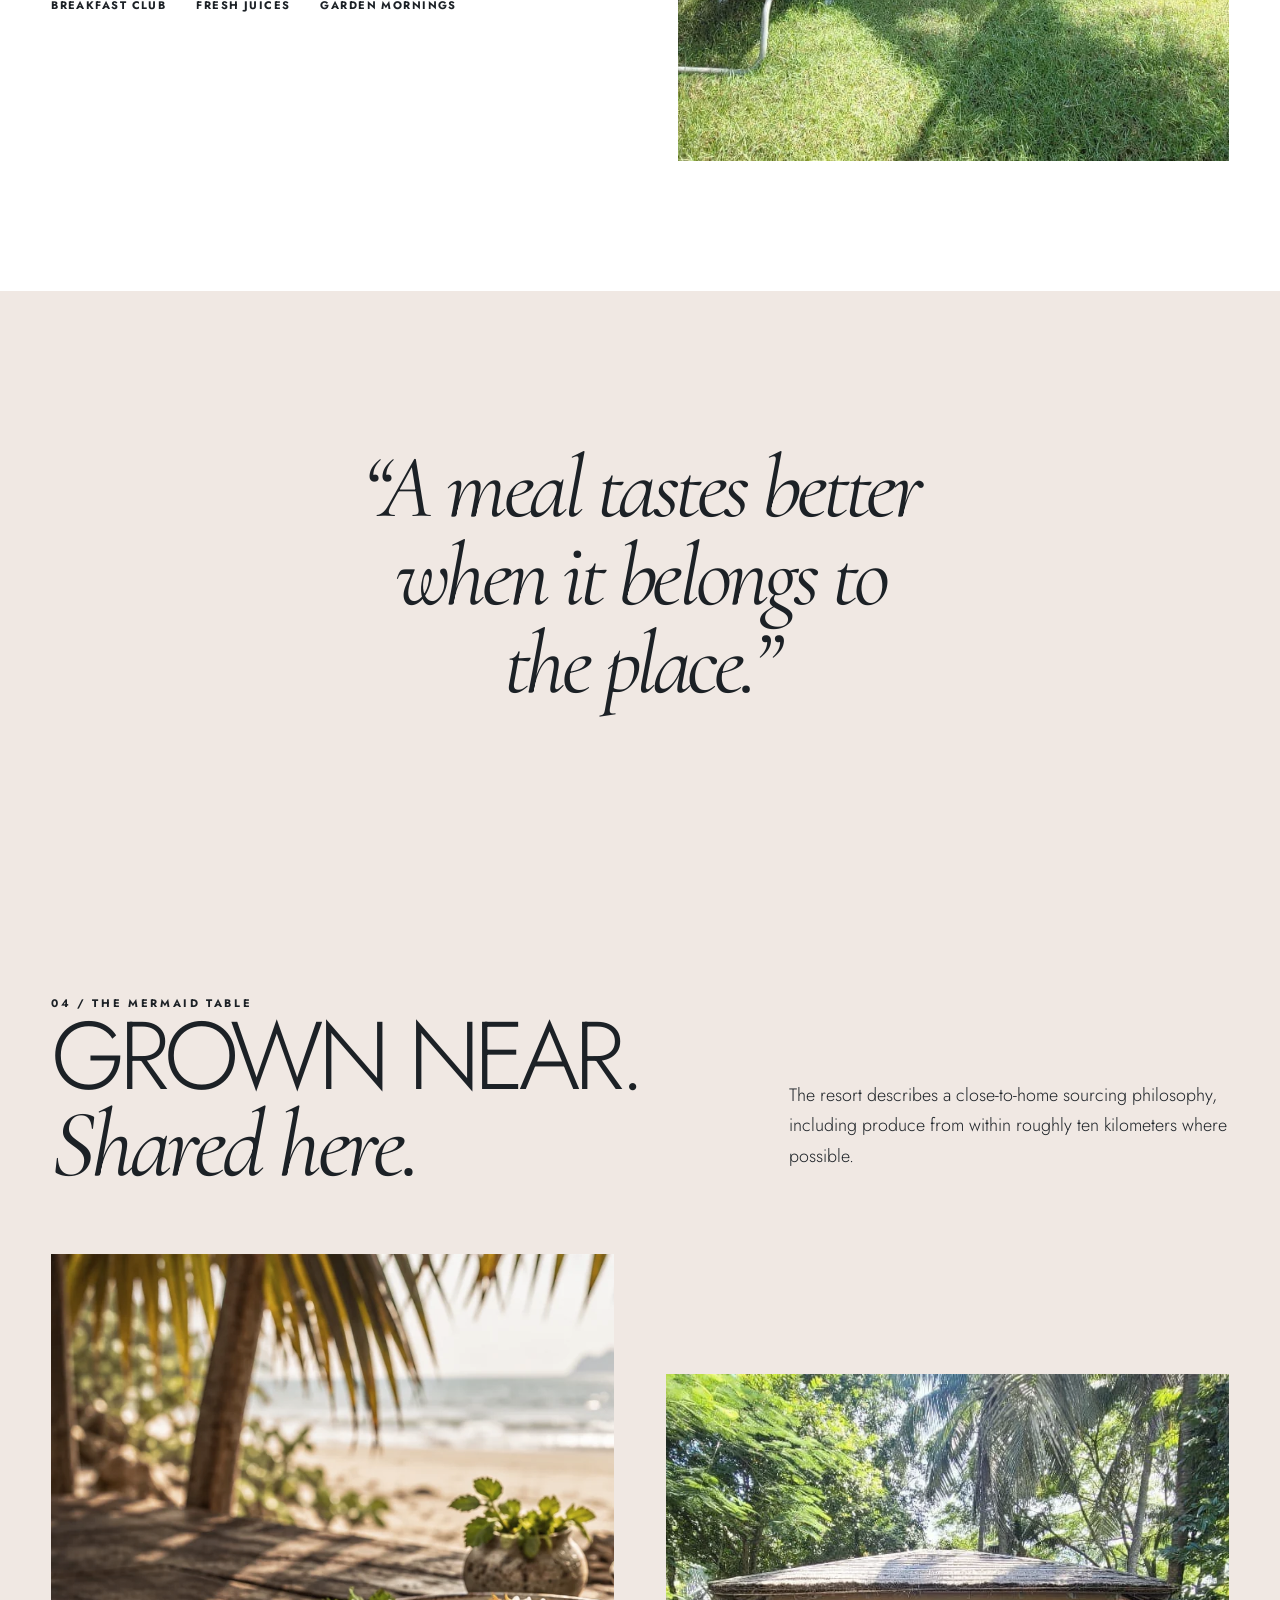
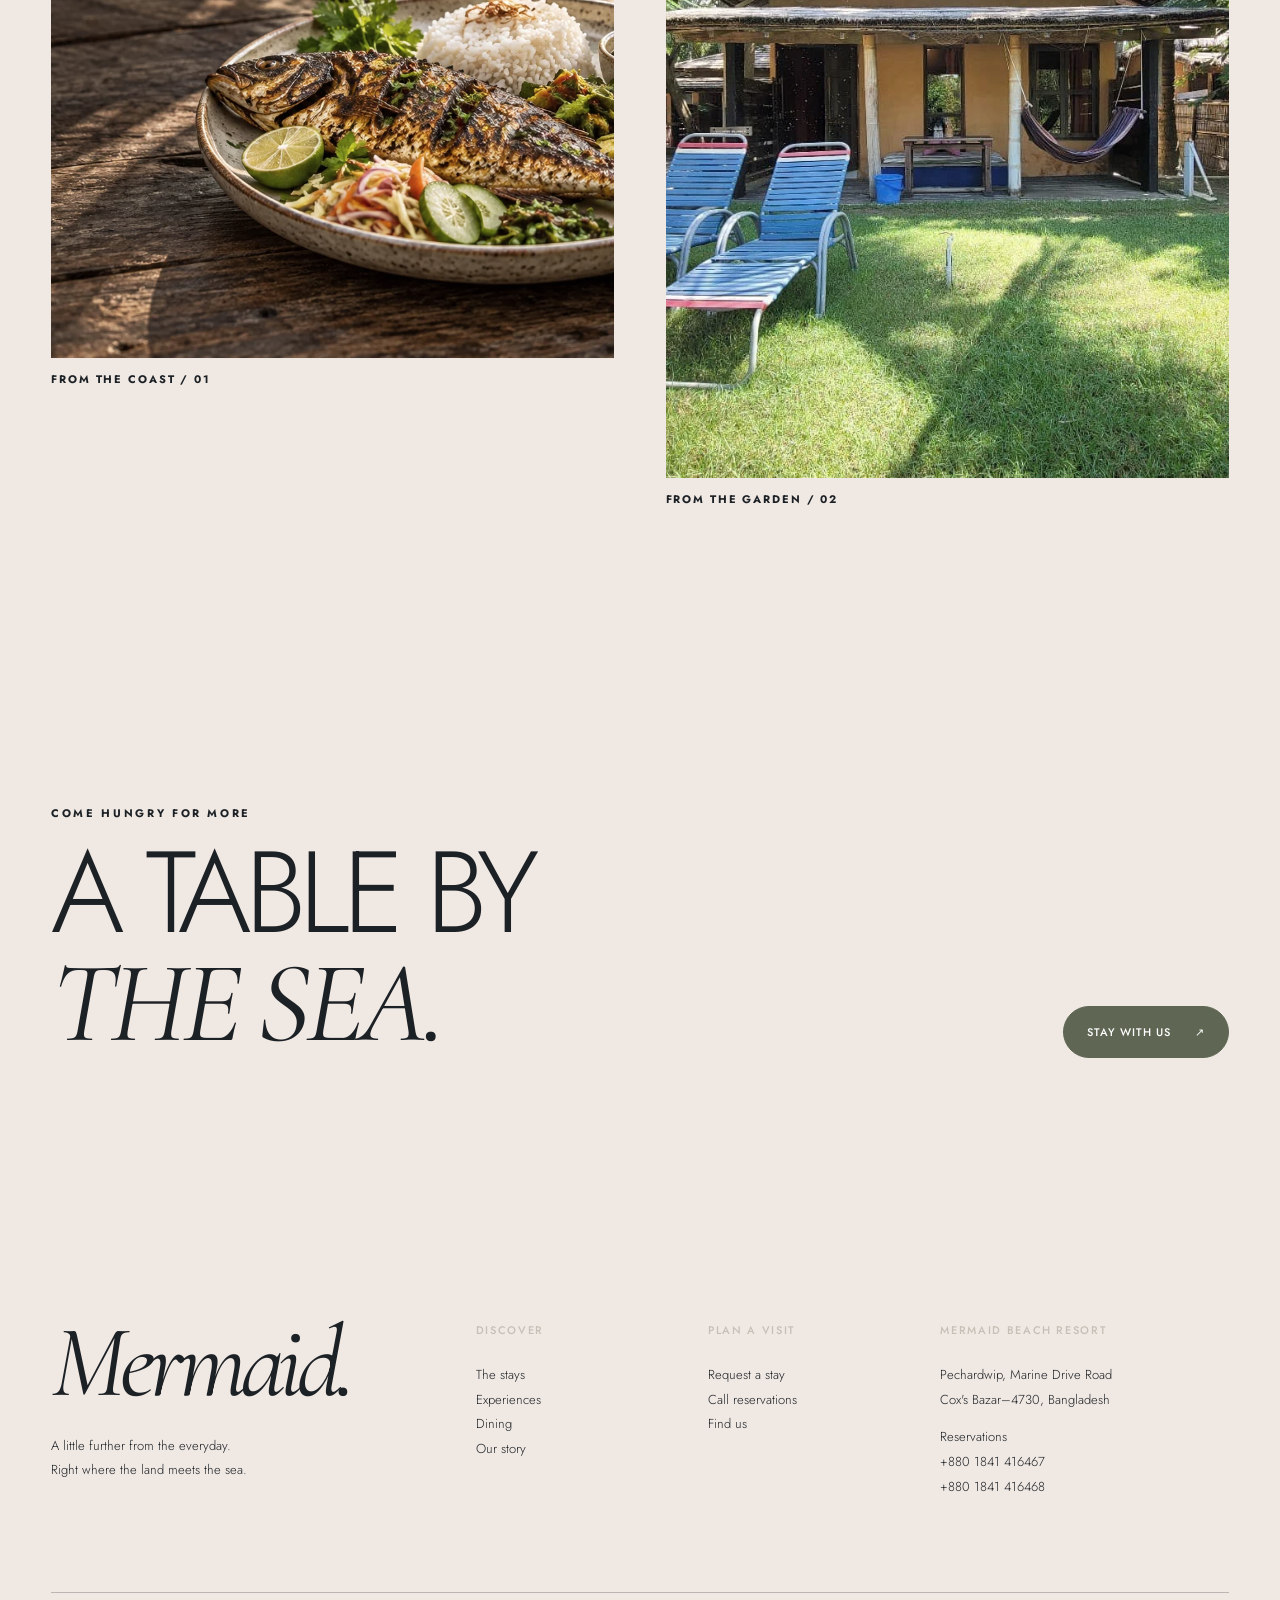
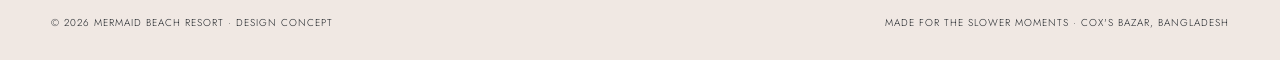
<file: dining.html>
<!doctype html><html lang="en"><head>
<meta charset="utf-8"><meta name="viewport" content="width=device-width,initial-scale=1"><meta name="theme-color" content="#17342e"><meta name="description" content="Local flavors, fresh coastal produce and unhurried dining at Mermaid Beach Resort, Cox's Bazar.">
<link rel="icon" href="assets/logo-mark.svg" type="image/svg+xml"><link rel="preconnect" href="https://fonts.googleapis.com"><link rel="preconnect" href="https://fonts.gstatic.com" crossorigin><link rel="stylesheet" href="css/tokens.css"><link rel="stylesheet" href="css/main.css"><link rel="stylesheet" href="css/rosa.css"><title>Dining — Mermaid Beach Resort</title>
</head><body data-page="dining"><header id="site-header"></header><main>
<section class="page-hero" aria-labelledby="page-title"><img class="page-hero__media" src="assets/img/03-dining.webp" alt="Campaign interpretation of a coastal meal at Mermaid" fetchpriority="high"><div class="page-hero__shade"></div><div class="page-hero__content container"><span class="eyebrow">From this place / to your plate</span><h1 id="page-title">Savor where<br><em class="serif">you are.</em></h1><div class="page-hero__bottom"><span class="eyebrow">Dining at Mermaid</span><p>Good food has a way of making the hours stretch. Pull up a chair and let it.</p></div></div></section>
<section class="editorial-intro container"><span class="eyebrow">01 / A taste of the coast</span><p class="reveal">Garden-grown greens, the day's catch and recipes with roots nearby. Food that feels <em class="serif">right at home</em> here.</p></section>
<section class="page-section page-section--light"><div class="container two-col"><img class="two-col__image" src="assets/img/dining-original.webp" alt="Real dining photograph from Mermaid Beach Resort" loading="lazy" data-parallax="small"><div class="two-col__copy"><span class="eyebrow">02 / Eat the Time</span><h2 class="display reveal">Come hungry.<br>Stay <em class="serif">a while.</em></h2><p>The resort's Eat the Time restaurant is a place for long conversations, fresh coastal cooking, and enjoying the produce of the surrounding region. Ingredients are sourced close to home where possible.</p><div class="feature-meta"><span>Local ingredients</span><span>Coastal flavors</span><span>Unhurried tables</span></div></div></div></section>
<section class="page-section"><div class="container two-col two-col--reverse"><img class="two-col__image" src="assets/img/story-garden.webp" alt="Real garden landscape at Mermaid Beach Resort" loading="lazy"><div class="two-col__copy"><span class="eyebrow">03 / Breakfast Club</span><h2 class="display reveal">A better way<br>to <em class="serif">begin.</em></h2><p>Let mornings linger over breakfast and something freshly squeezed. The garden, sea air and a little extra time make the first meal of the day feel like an occasion.</p><div class="feature-meta"><span>Breakfast Club</span><span>Fresh juices</span><span>Garden mornings</span></div></div></div></section>
<section class="editorial-quote"><p>“A meal tastes better when it belongs to the place.”</p></section>
<section class="page-section page-section--light"><div class="container"><div class="section-topline"><div><span class="eyebrow">04 / The Mermaid table</span><h2 class="display reveal">Grown near.<br><em class="serif">Shared here.</em></h2></div><p class="body-copy">The resort describes a close-to-home sourcing philosophy, including produce from within roughly ten kilometers where possible.</p></div><div class="story-grid"><figure><img src="assets/img/03-dining.webp" alt="Campaign interpretation of fresh fish at the Mermaid table" loading="lazy"><figcaption>From the coast / 01</figcaption></figure><figure><img src="assets/img/story-garden.webp" alt="Real greenery at Mermaid Beach Resort" loading="lazy"><figcaption>From the garden / 02</figcaption></figure></div></div></section>
<section class="footer-cta"><div class="container footer-cta__grid"><div><span class="eyebrow">Come hungry for more</span><h2>A table by<br><em class="serif">the sea.</em></h2></div><a class="button button--dark" href="book.html">Stay with us <span aria-hidden="true">↗</span></a></div></section>
</main><footer id="site-footer"></footer><script defer src="assets/vendor/gsap.min.js"></script><script defer src="assets/vendor/ScrollTrigger.min.js"></script><script defer src="assets/vendor/lenis.min.js"></script><script defer src="js/main.js"></script><script defer src="js/rosa.js"></script></body></html>
</file>
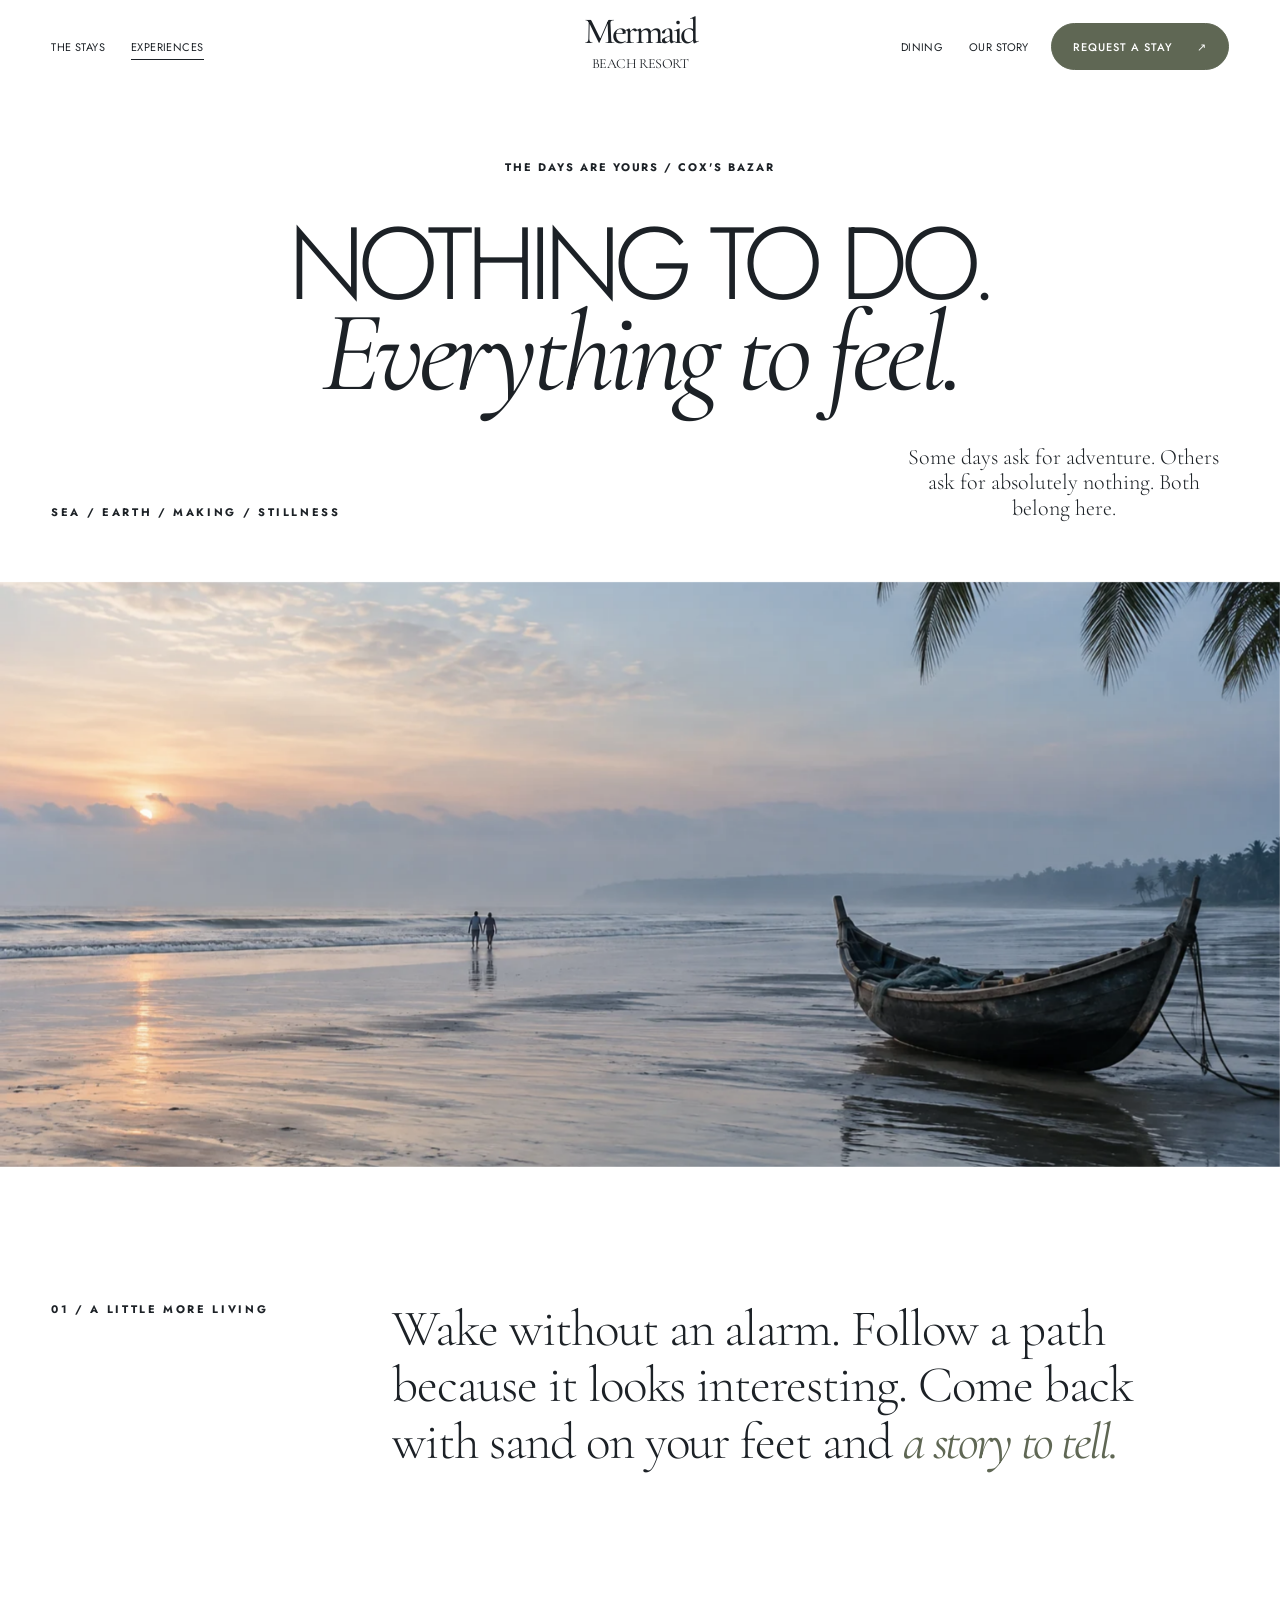
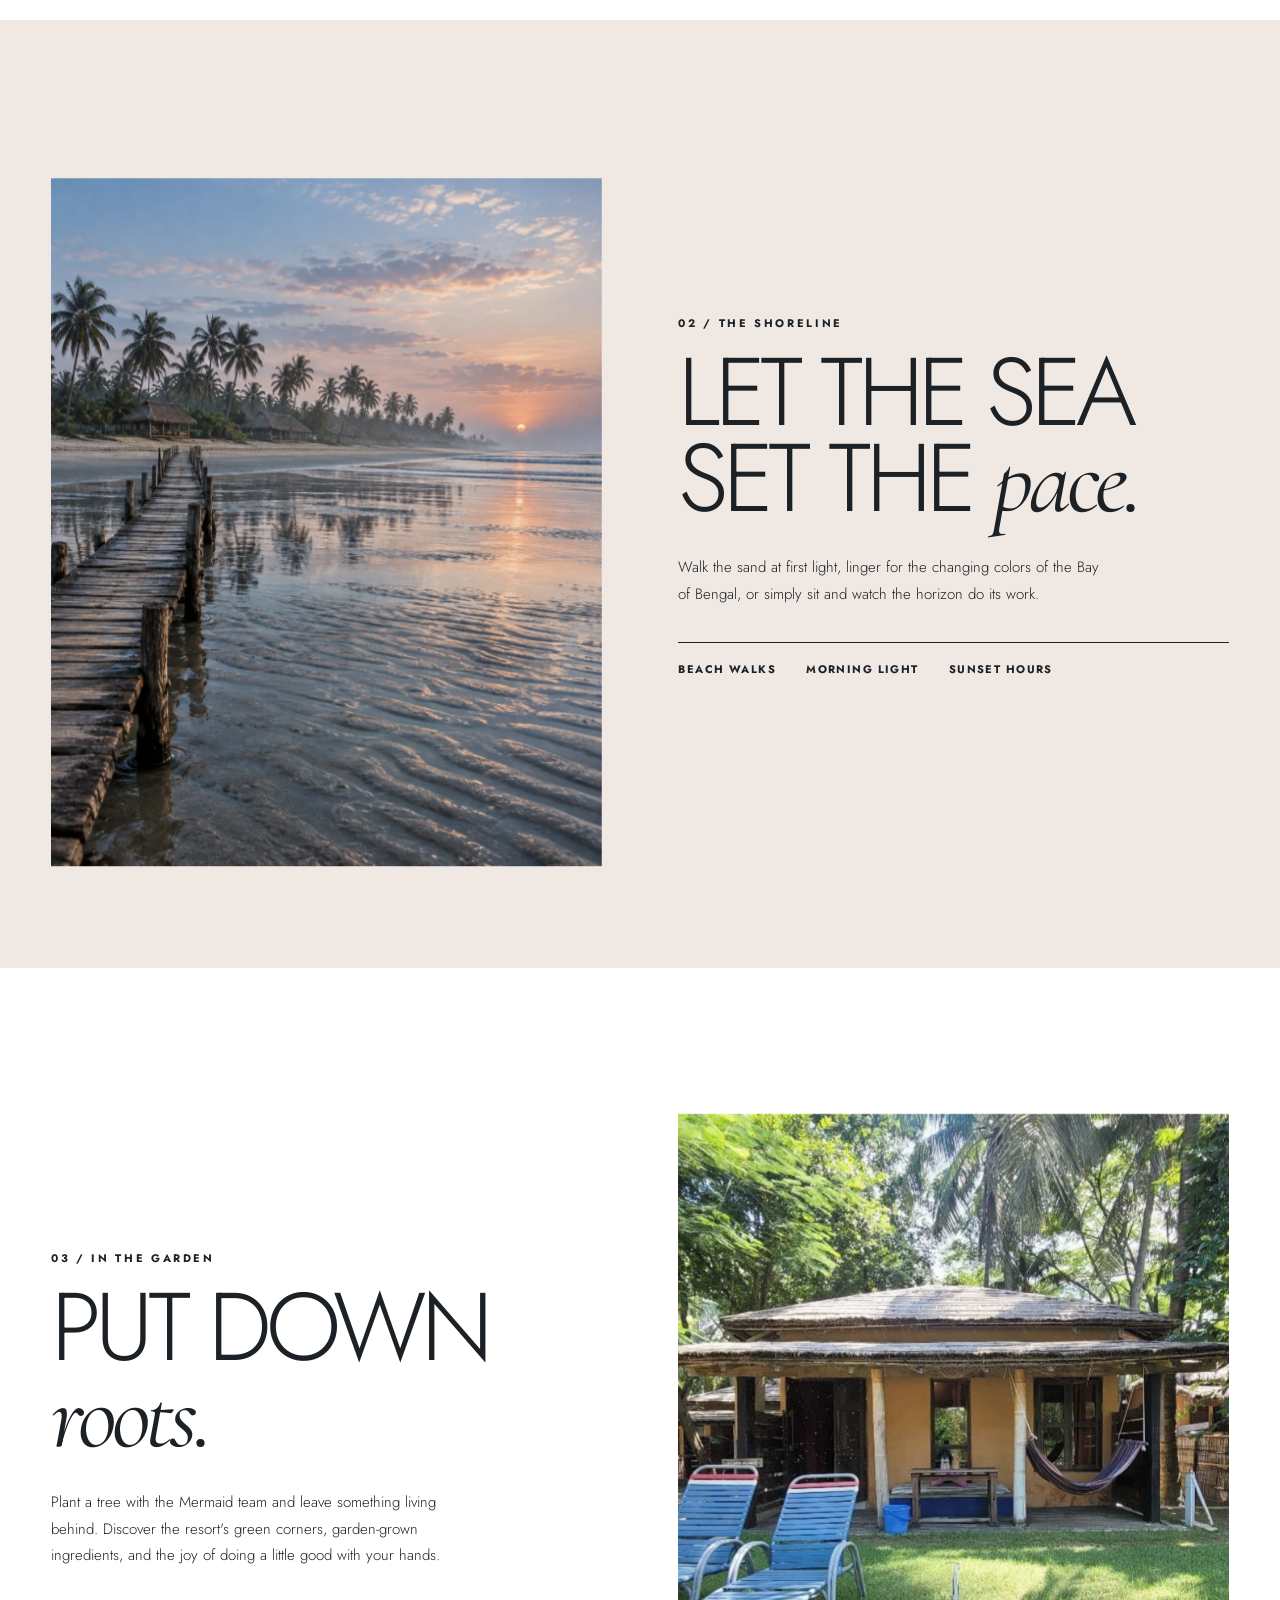
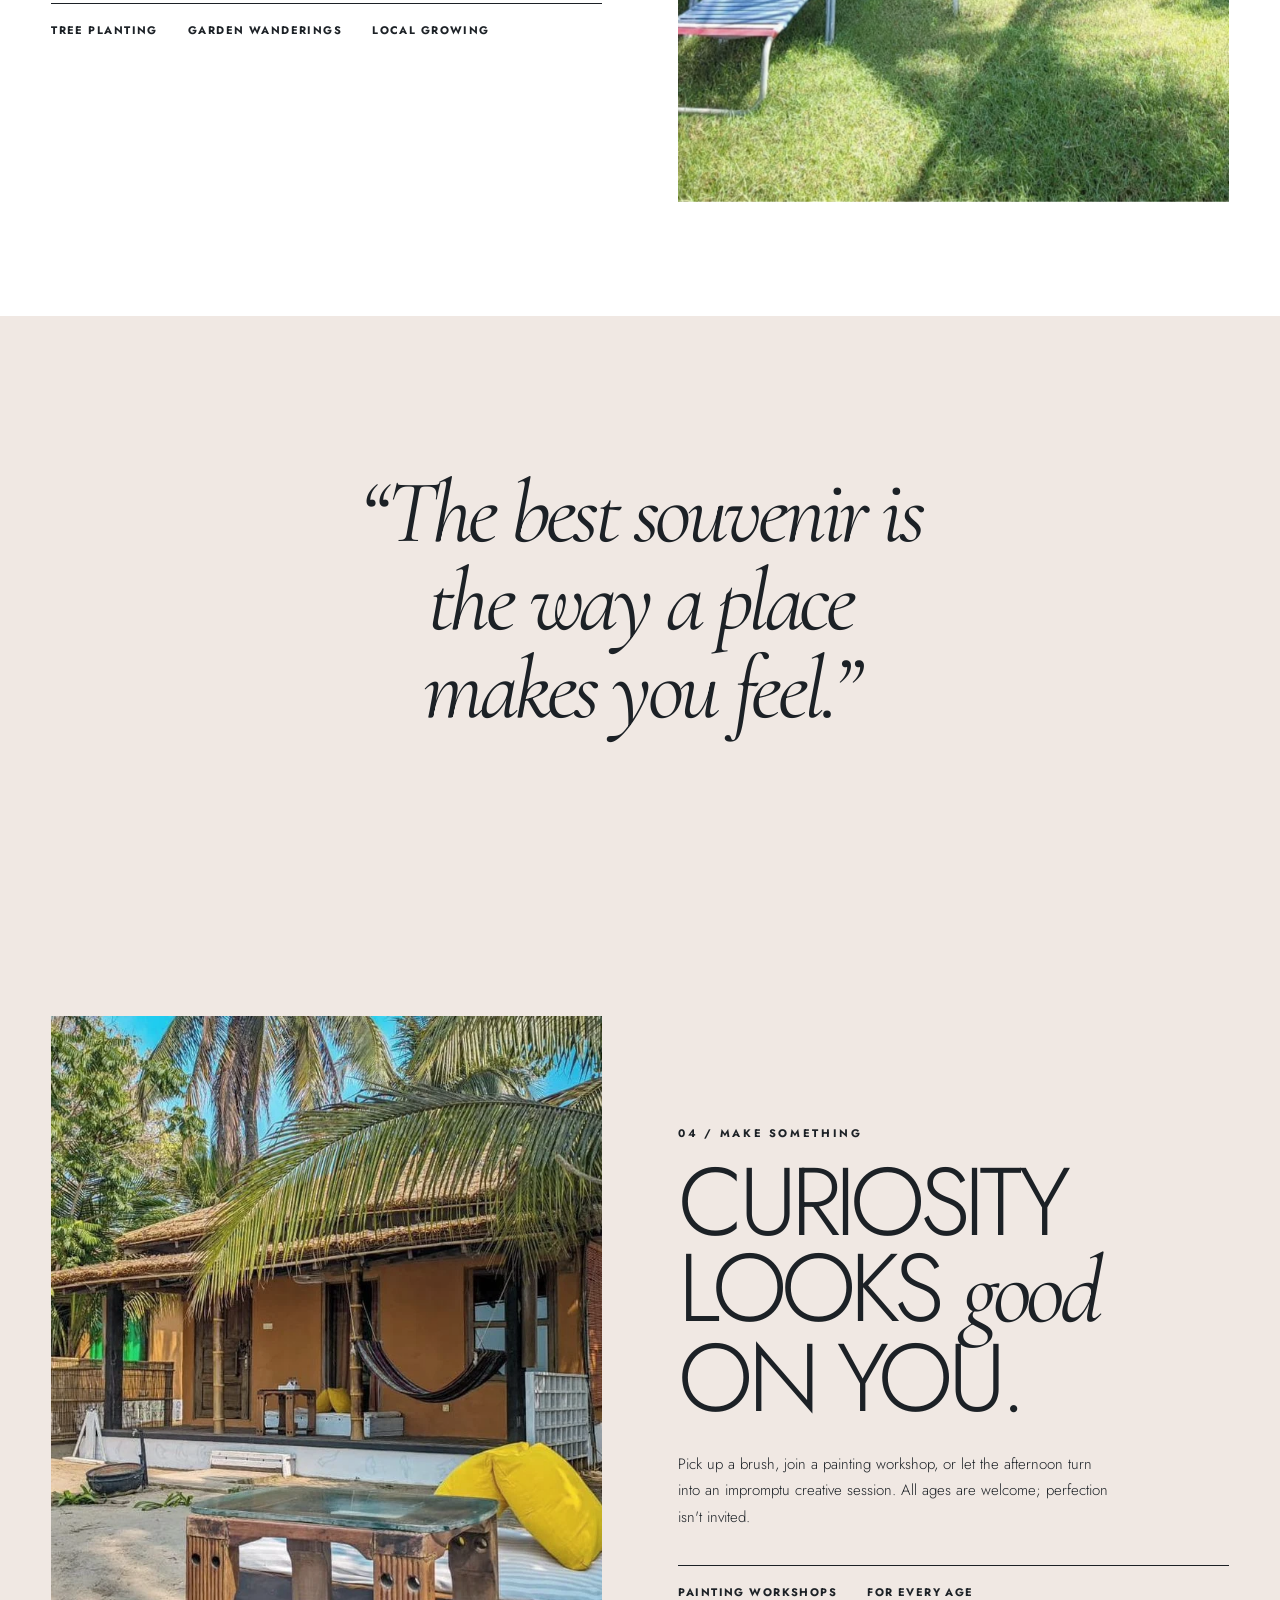
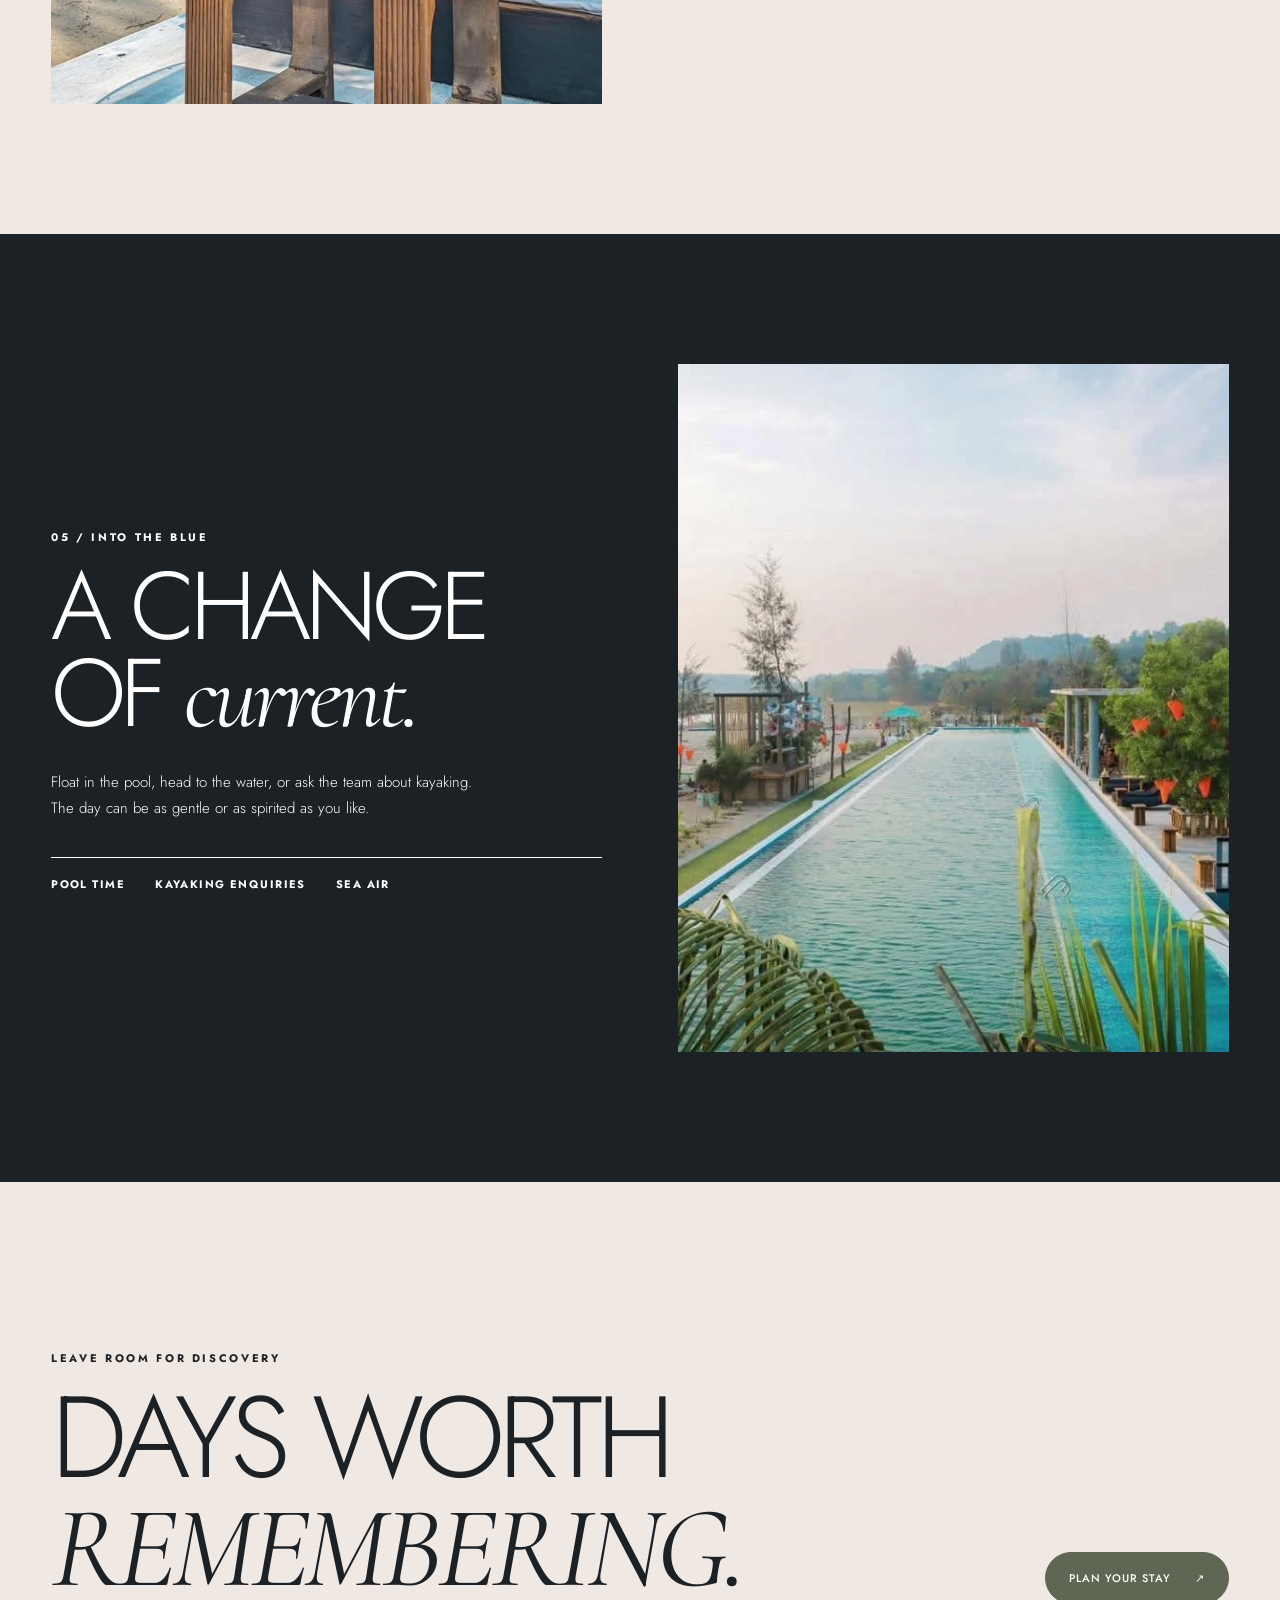
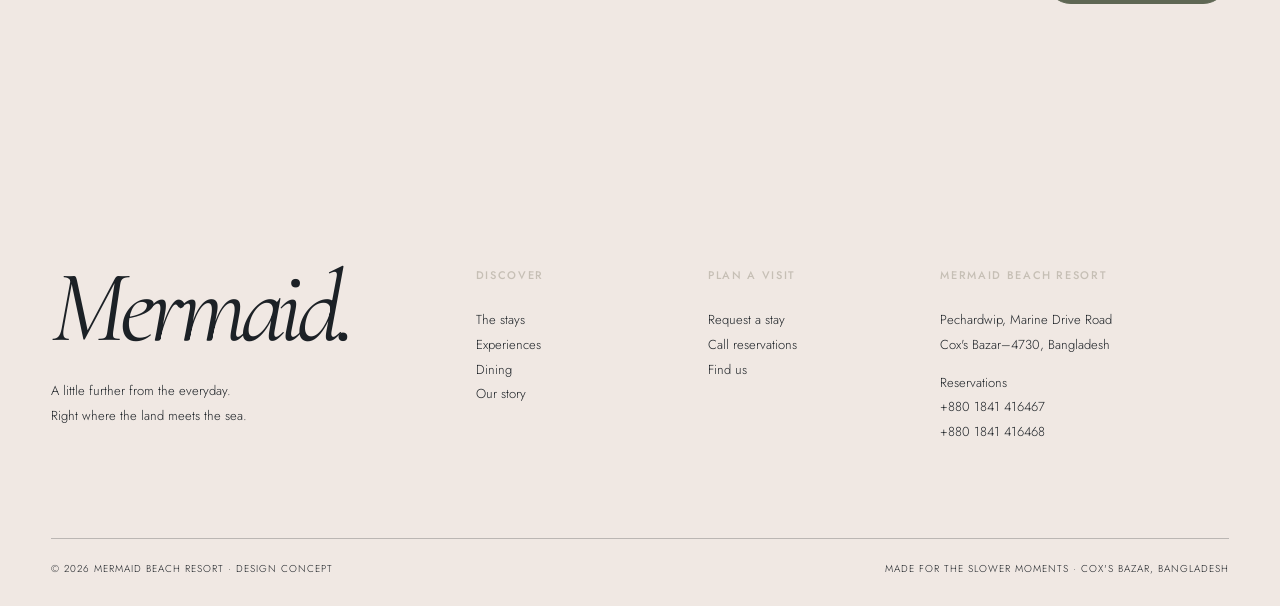
<file: experiences.html>
<!doctype html><html lang="en"><head>
<meta charset="utf-8"><meta name="viewport" content="width=device-width,initial-scale=1"><meta name="theme-color" content="#17342e"><meta name="description" content="Slow days, shoreline walks, art, gardens and water at Mermaid Beach Resort, Cox's Bazar.">
<link rel="icon" href="assets/logo-mark.svg" type="image/svg+xml"><link rel="preconnect" href="https://fonts.googleapis.com"><link rel="preconnect" href="https://fonts.gstatic.com" crossorigin><link rel="stylesheet" href="css/tokens.css"><link rel="stylesheet" href="css/main.css"><link rel="stylesheet" href="css/rosa.css"><title>Experiences — Mermaid Beach Resort</title>
</head><body data-page="experiences"><header id="site-header"></header><main>
<section class="page-hero" aria-labelledby="page-title"><img class="page-hero__media" src="assets/img/04-coast.webp" alt="Campaign interpretation of the quiet Cox's Bazar shoreline" fetchpriority="high"><div class="page-hero__shade"></div><div class="page-hero__content container"><span class="eyebrow">The days are yours / Cox's Bazar</span><h1 id="page-title">Nothing to do.<br><em class="serif">Everything to feel.</em></h1><div class="page-hero__bottom"><span class="eyebrow">Sea / earth / making / stillness</span><p>Some days ask for adventure. Others ask for absolutely nothing. Both belong here.</p></div></div></section>
<section class="editorial-intro container"><span class="eyebrow">01 / A little more living</span><p class="reveal">Wake without an alarm. Follow a path because it looks interesting. Come back with sand on your feet and <em class="serif">a story to tell.</em></p></section>
<section class="page-section page-section--light" id="shore"><div class="container two-col"><img class="two-col__image" src="assets/img/02-tidal-shore.webp" alt="Campaign interpretation of a tidal shore at sunrise" loading="lazy" data-parallax="small"><div class="two-col__copy"><span class="eyebrow">02 / The shoreline</span><h2 class="display reveal">Let the sea<br>set the <em class="serif">pace.</em></h2><p>Walk the sand at first light, linger for the changing colors of the Bay of Bengal, or simply sit and watch the horizon do its work.</p><div class="feature-meta"><span>Beach walks</span><span>Morning light</span><span>Sunset hours</span></div></div></div></section>
<section class="page-section" id="garden"><div class="container two-col two-col--reverse"><img class="two-col__image" src="assets/img/story-garden.webp" alt="Real Mermaid garden and bungalows beneath the trees" loading="lazy" data-parallax="large"><div class="two-col__copy"><span class="eyebrow">03 / In the garden</span><h2 class="display reveal">Put down<br><em class="serif">roots.</em></h2><p>Plant a tree with the Mermaid team and leave something living behind. Discover the resort's green corners, garden-grown ingredients, and the joy of doing a little good with your hands.</p><div class="feature-meta"><span>Tree planting</span><span>Garden wanderings</span><span>Local growing</span></div></div></div></section>
<section class="editorial-quote"><p>“The best souvenir is the way a place makes you feel.”</p></section>
<section class="page-section page-section--light" id="make"><div class="container two-col"><img class="two-col__image" src="assets/img/story-hammock.webp" alt="Real outdoor creative and lounging space at Mermaid Beach Resort" loading="lazy"><div class="two-col__copy"><span class="eyebrow">04 / Make something</span><h2 class="display reveal">Curiosity<br>looks <em class="serif">good</em> on you.</h2><p>Pick up a brush, join a painting workshop, or let the afternoon turn into an impromptu creative session. All ages are welcome; perfection isn't invited.</p><div class="feature-meta"><span>Painting workshops</span><span>For every age</span></div></div></div></section>
<section class="page-section page-section--dark" id="water"><div class="container two-col two-col--reverse"><img class="two-col__image" src="assets/img/story-pool.webp" alt="Real swimming pool at Mermaid Beach Resort" loading="lazy"><div class="two-col__copy"><span class="eyebrow">05 / Into the blue</span><h2 class="display reveal">A change<br>of <em class="serif">current.</em></h2><p>Float in the pool, head to the water, or ask the team about kayaking. The day can be as gentle or as spirited as you like.</p><div class="feature-meta"><span>Pool time</span><span>Kayaking enquiries</span><span>Sea air</span></div></div></div></section>
<section class="footer-cta"><div class="container footer-cta__grid"><div><span class="eyebrow">Leave room for discovery</span><h2>Days worth<br><em class="serif">remembering.</em></h2></div><a class="button button--dark" href="book.html">Plan your stay <span aria-hidden="true">↗</span></a></div></section>
</main><footer id="site-footer"></footer><script defer src="assets/vendor/gsap.min.js"></script><script defer src="assets/vendor/ScrollTrigger.min.js"></script><script defer src="assets/vendor/lenis.min.js"></script><script defer src="js/main.js"></script><script defer src="js/rosa.js"></script></body></html>
</file>
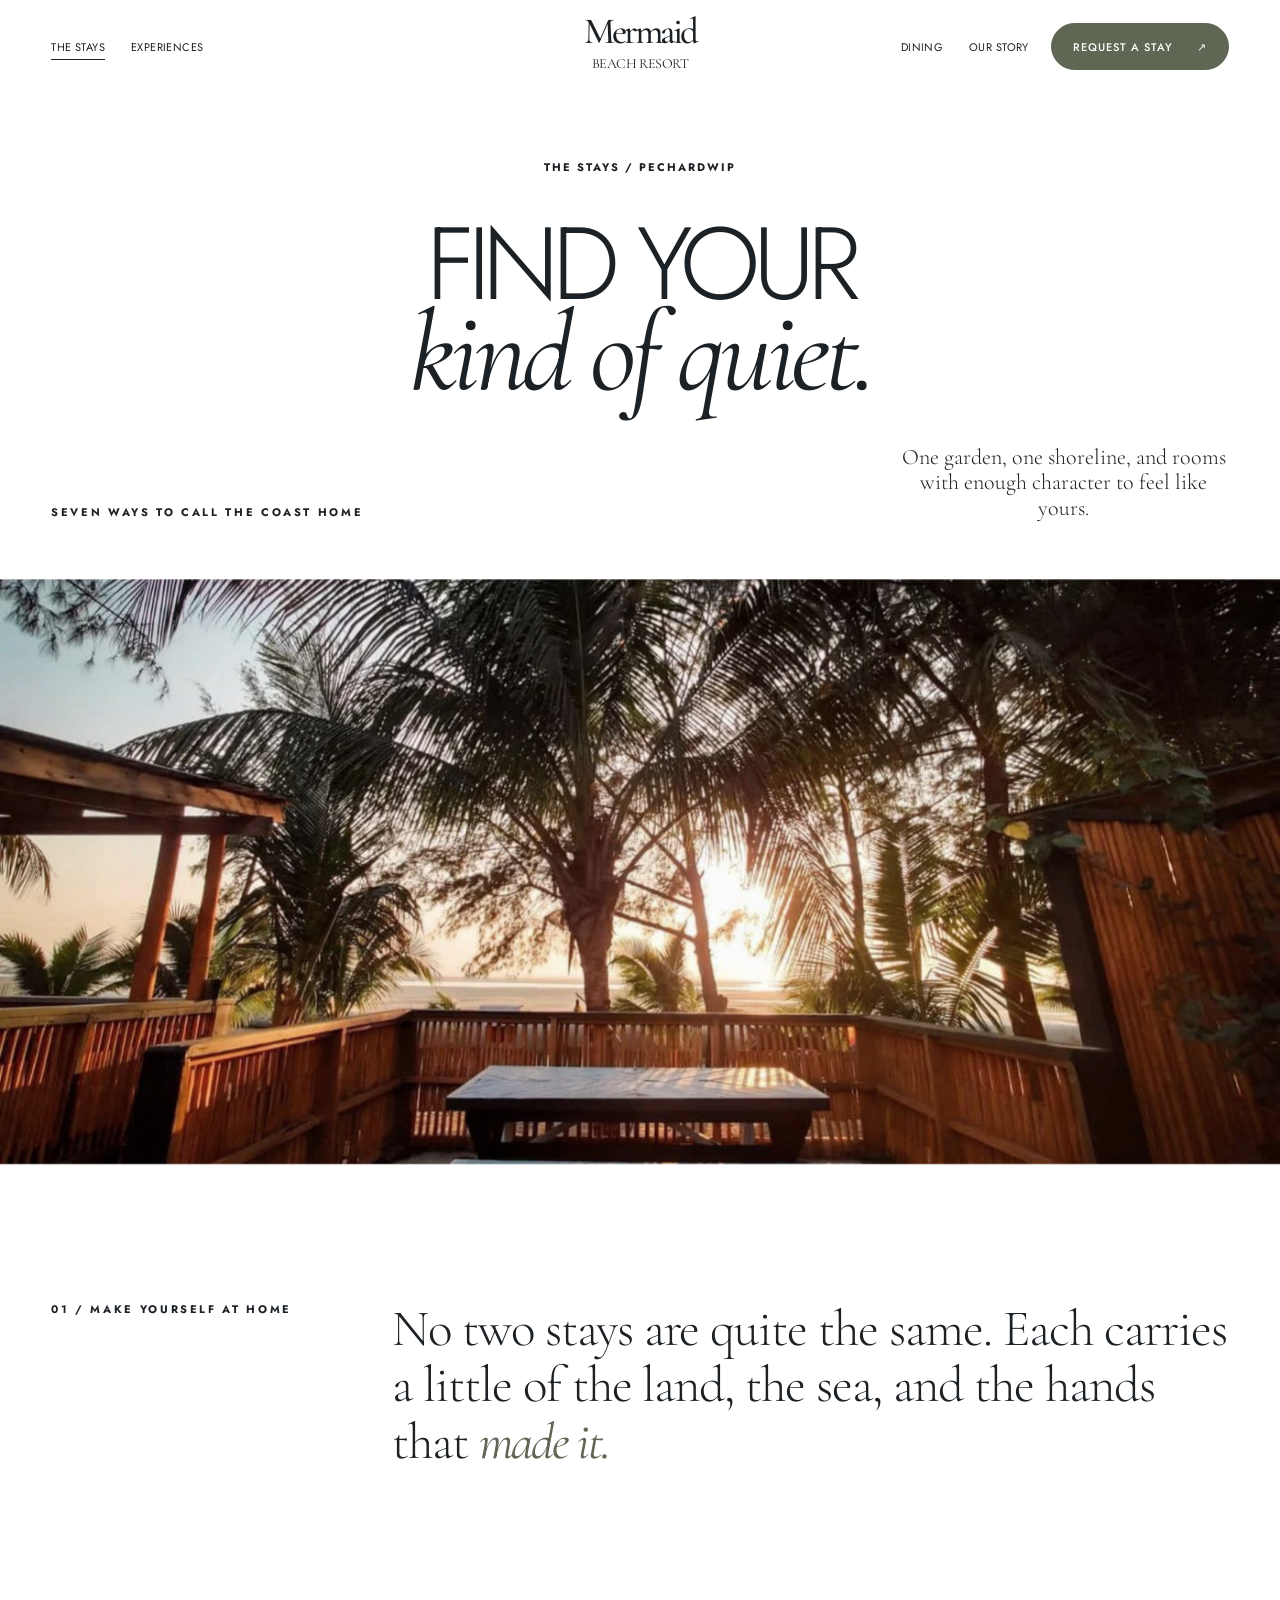
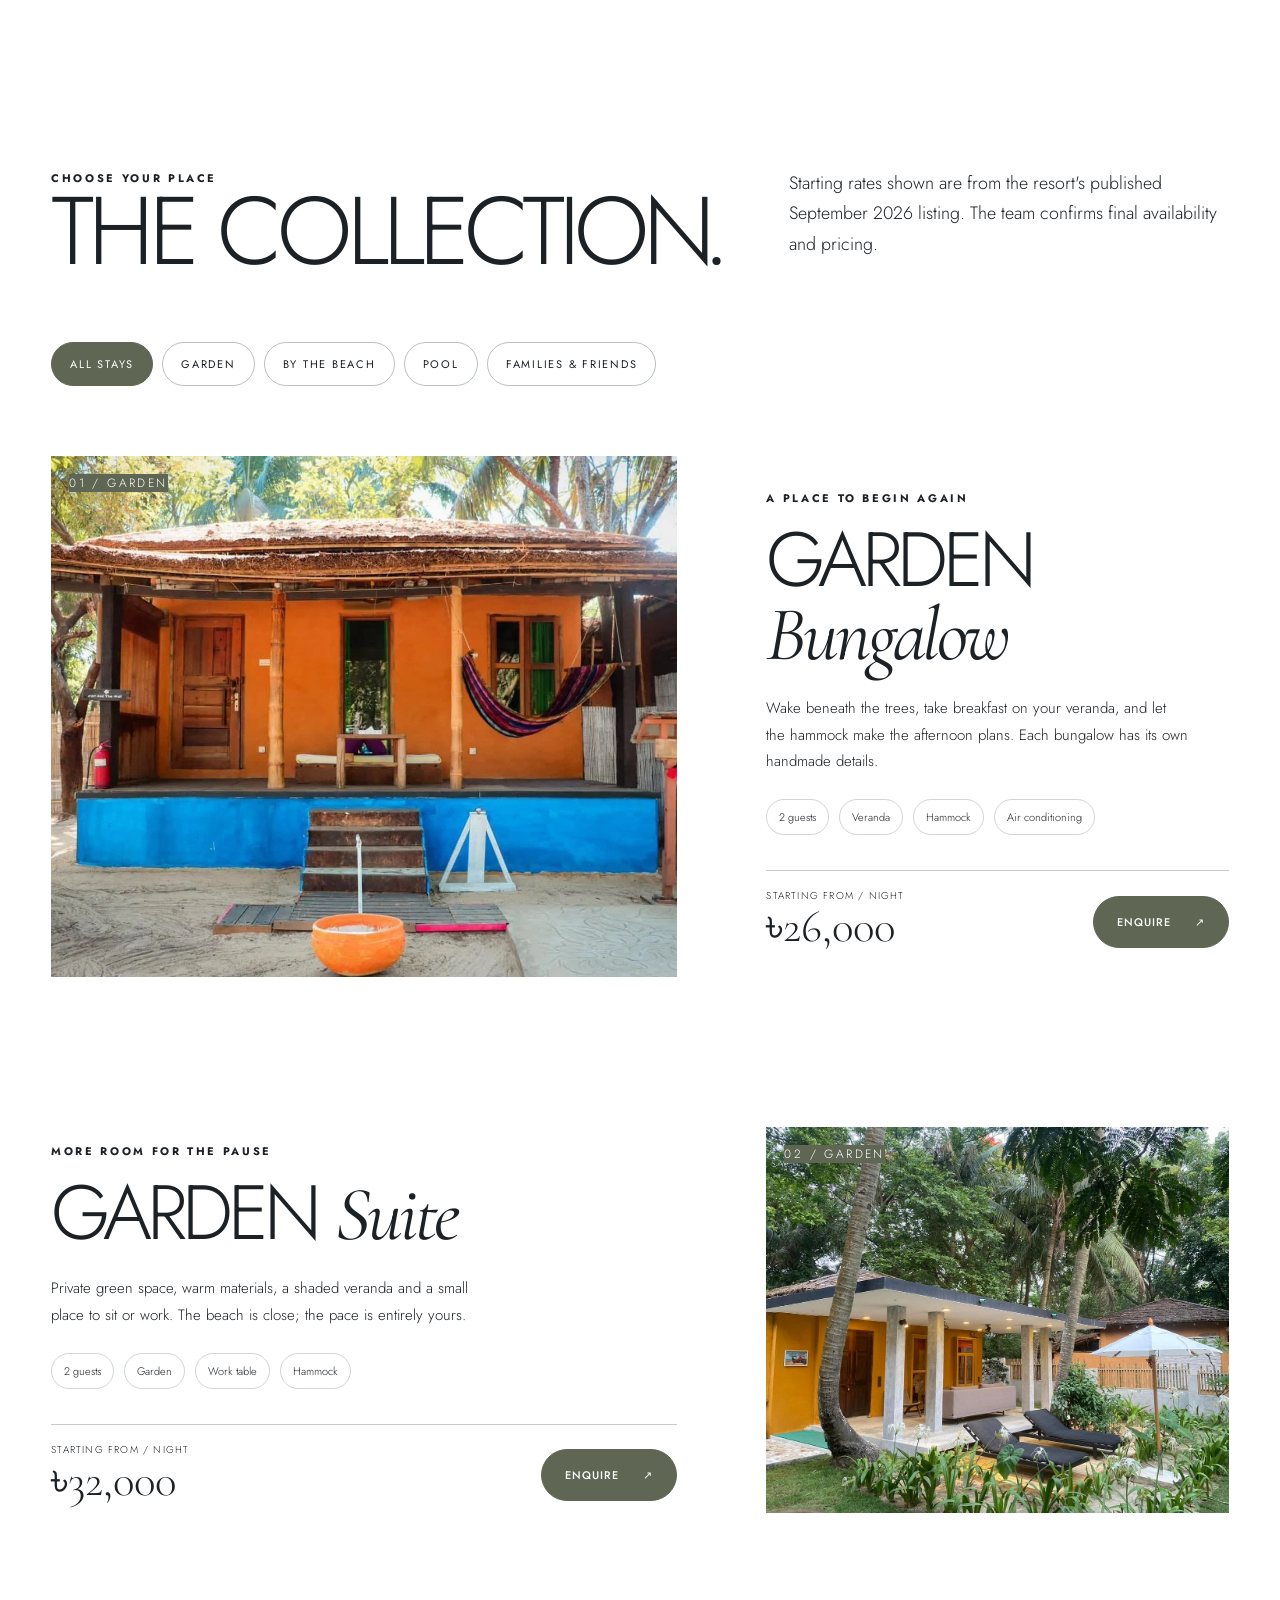
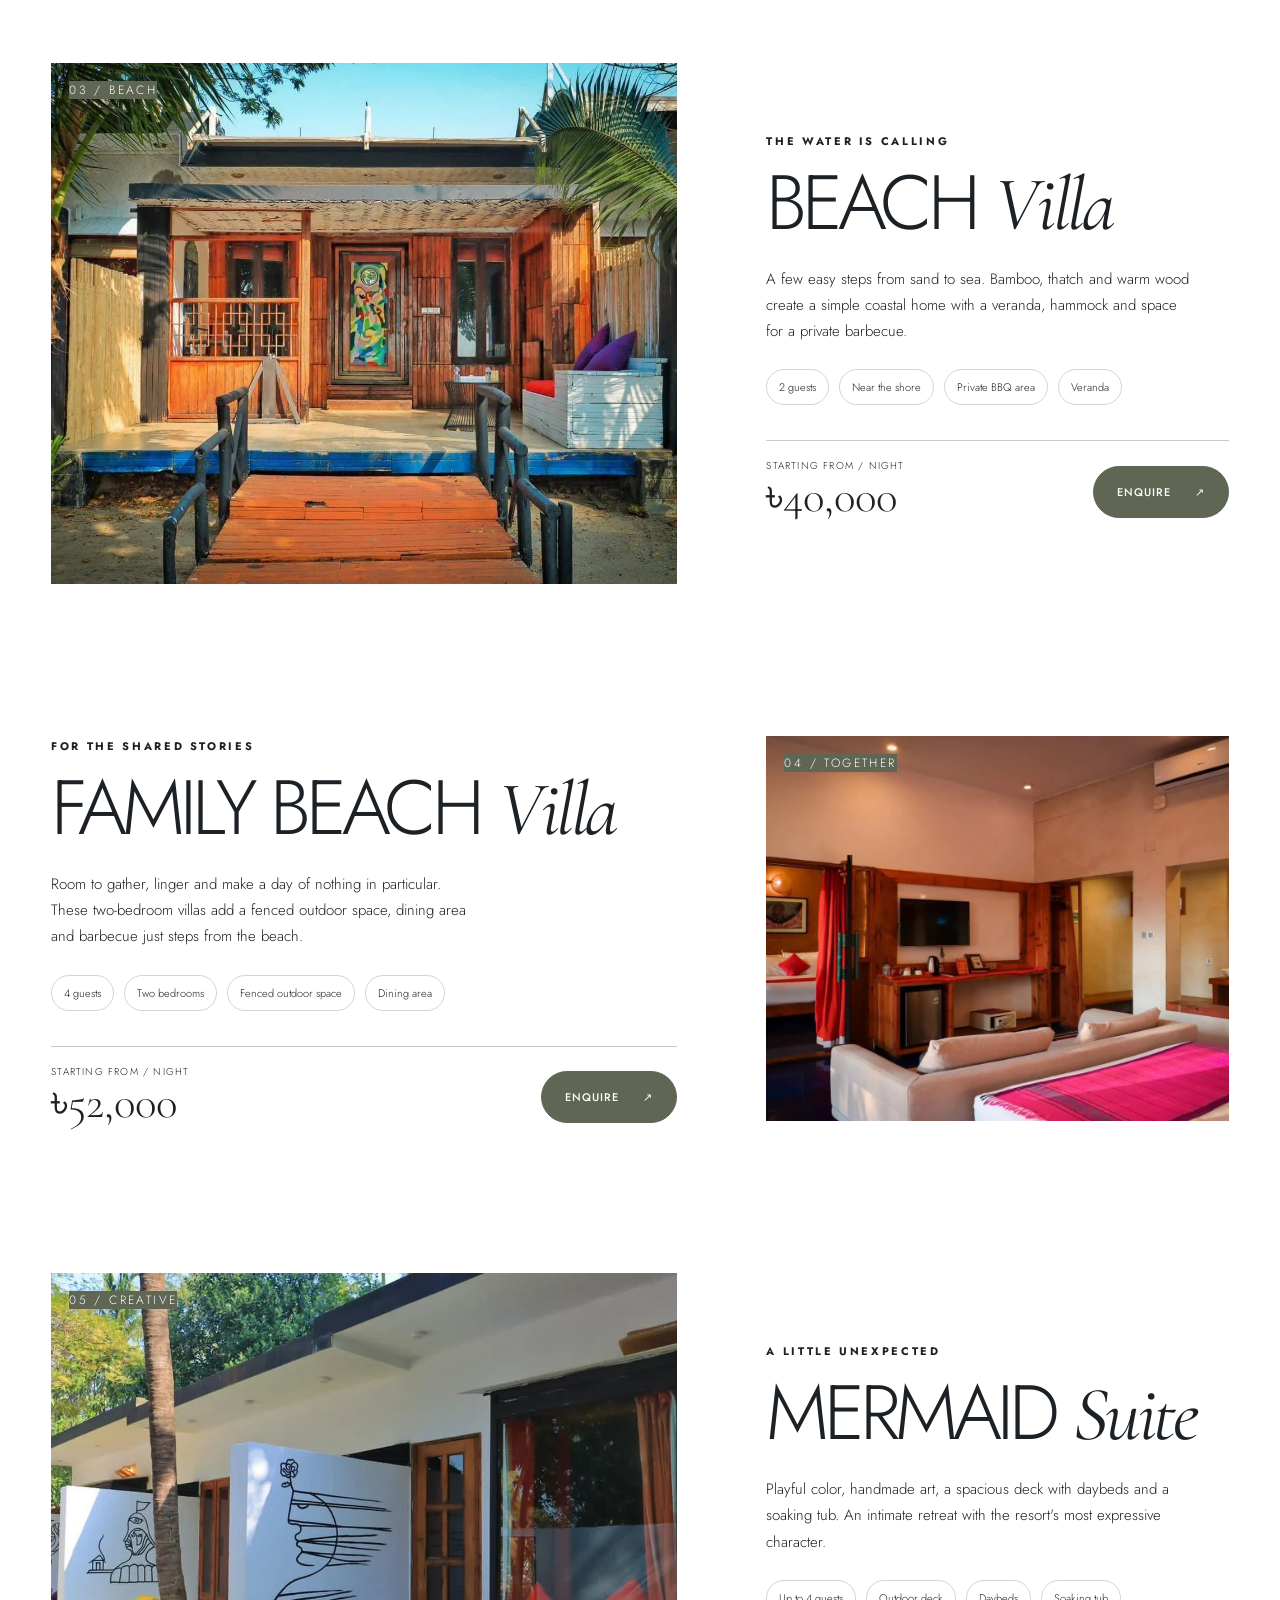
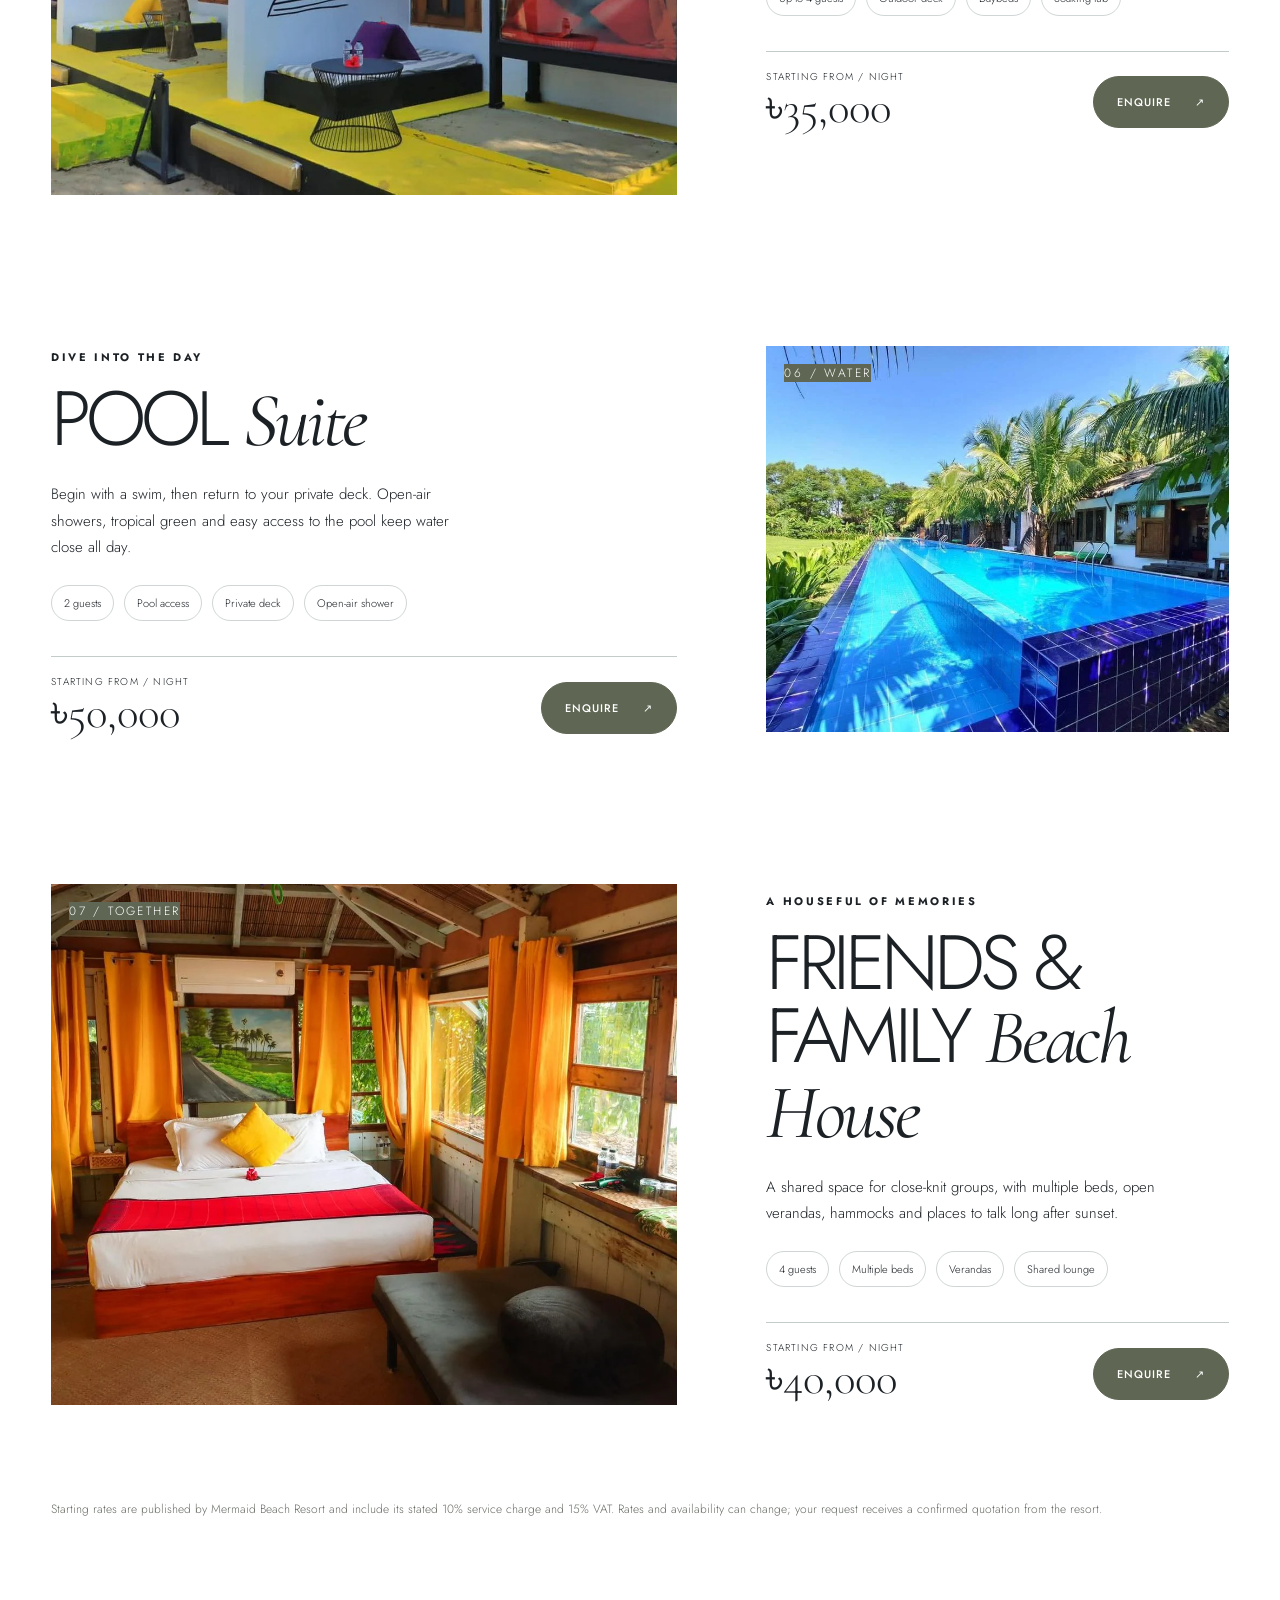
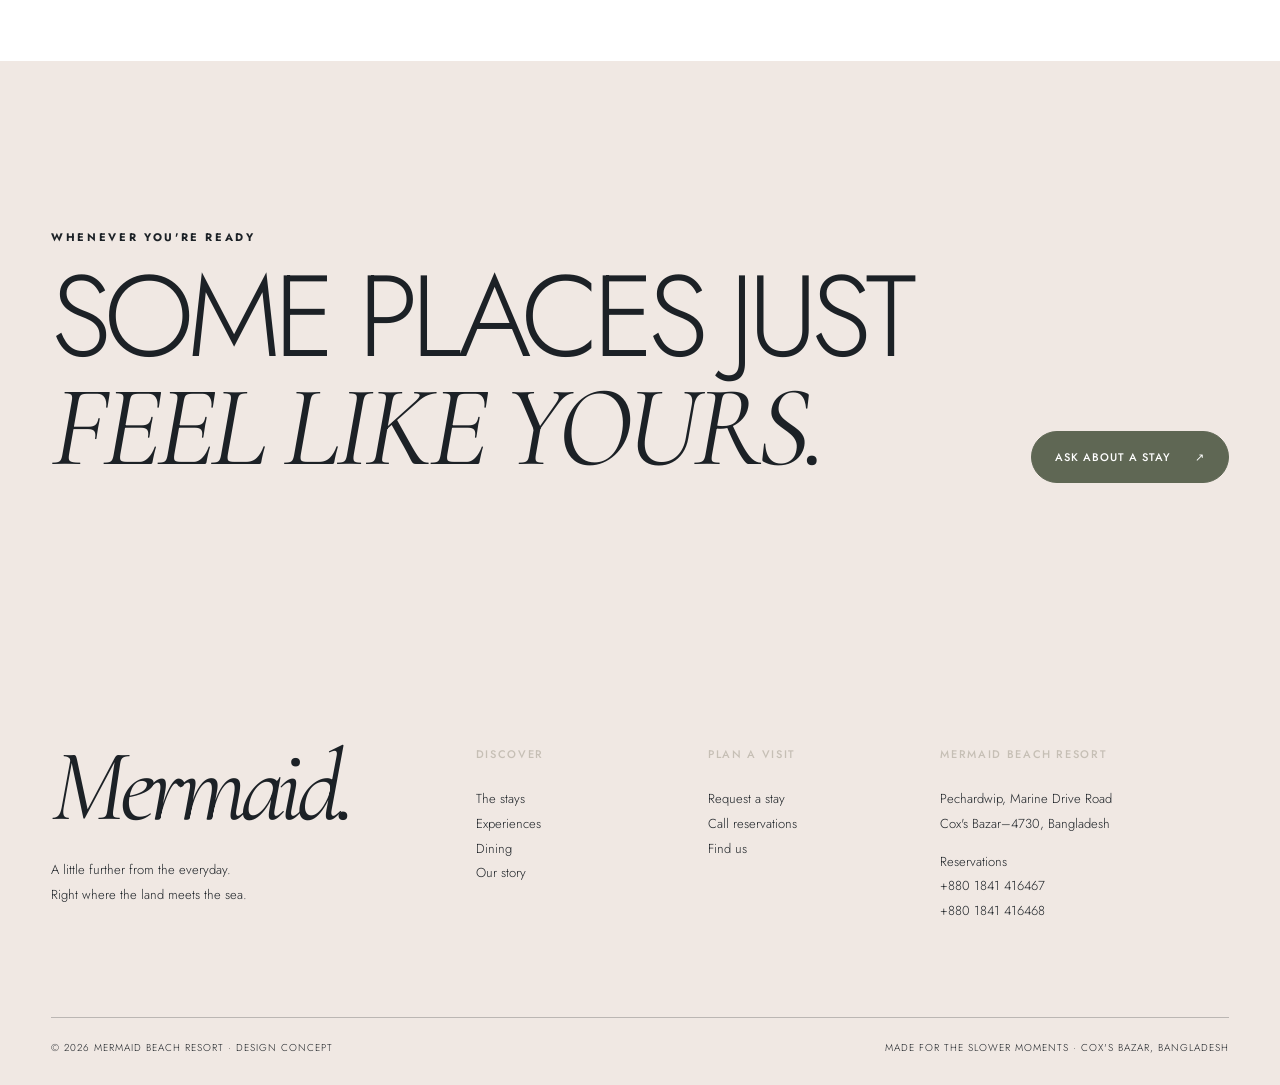
<file: stays.html>
<!doctype html><html lang="en"><head>
<meta charset="utf-8"><meta name="viewport" content="width=device-width,initial-scale=1"><meta name="theme-color" content="#17342e"><meta name="description" content="Explore the handcrafted bungalows, beach villas and pool suites at Mermaid Beach Resort, Cox's Bazar.">
<link rel="icon" href="assets/logo-mark.svg" type="image/svg+xml"><link rel="preconnect" href="https://fonts.googleapis.com"><link rel="preconnect" href="https://fonts.gstatic.com" crossorigin><link rel="stylesheet" href="css/tokens.css"><link rel="stylesheet" href="css/main.css"><link rel="stylesheet" href="css/rosa.css"><title>The Stays — Mermaid Beach Resort</title>
</head><body data-page="stays"><header id="site-header"></header><main>
<section class="page-hero" aria-labelledby="stays-page-title"><img class="page-hero__media" src="assets/img/story-villa-deck.webp" alt="Real Mermaid Beach Resort deck opening toward the sea" fetchpriority="high"><div class="page-hero__shade"></div><div class="page-hero__content container"><span class="eyebrow">The stays / Pechardwip</span><h1 id="stays-page-title">Find your<br><em class="serif">kind of quiet.</em></h1><div class="page-hero__bottom"><span class="eyebrow">Seven ways to call the coast home</span><p>One garden, one shoreline, and rooms with enough character to feel like yours.</p></div></div></section>
<section class="editorial-intro container"><span class="eyebrow">01 / Make yourself at home</span><p class="reveal">No two stays are quite the same. Each carries a little of the land, the sea, and the hands that <em class="serif">made it.</em></p></section>
<section class="page-section" aria-labelledby="all-stays-title"><div class="container"><div class="section-topline"><div><span class="eyebrow">Choose your place</span><h2 class="display" id="all-stays-title">The collection<span class="serif">.</span></h2></div><p class="body-copy">Starting rates shown are from the resort's published September 2026 listing. The team confirms final availability and pricing.</p></div>
<div class="filter-row" role="group" aria-label="Filter stay types"><button type="button" class="is-active" data-stay-filter="all" aria-pressed="true">All stays</button><button type="button" data-stay-filter="garden" aria-pressed="false">Garden</button><button type="button" data-stay-filter="beach" aria-pressed="false">By the beach</button><button type="button" data-stay-filter="pool" aria-pressed="false">Pool</button><button type="button" data-stay-filter="groups" aria-pressed="false">Families & friends</button></div>
<div class="stay-list">
  <article class="stay-entry" data-category="garden"><div class="stay-entry__media"><img src="assets/img/stay-garden-bungalow.webp" alt="Actual Garden Bungalow with a veranda and hammock" loading="lazy"><span>01 / GARDEN</span></div><div class="stay-entry__copy"><span class="eyebrow">A place to begin again</span><h2>Garden <em class="serif">Bungalow</em></h2><p>Wake beneath the trees, take breakfast on your veranda, and let the hammock make the afternoon plans. Each bungalow has its own handmade details.</p><div class="stay-entry__details"><span>2 guests</span><span>Veranda</span><span>Hammock</span><span>Air conditioning</span></div><div class="stay-entry__bottom"><div class="stay-entry__price"><small>Starting from / night</small>৳26,000</div><a class="button button--dark" href="book.html?stay=garden-bungalow">Enquire <span aria-hidden="true">↗</span></a></div></div></article>
  <article class="stay-entry" data-category="garden"><div class="stay-entry__media"><img src="assets/img/stay-garden-suite.webp" alt="Actual Garden Suite tucked among trees" loading="lazy"><span>02 / GARDEN</span></div><div class="stay-entry__copy"><span class="eyebrow">More room for the pause</span><h2>Garden <em class="serif">Suite</em></h2><p>Private green space, warm materials, a shaded veranda and a small place to sit or work. The beach is close; the pace is entirely yours.</p><div class="stay-entry__details"><span>2 guests</span><span>Garden</span><span>Work table</span><span>Hammock</span></div><div class="stay-entry__bottom"><div class="stay-entry__price"><small>Starting from / night</small>৳32,000</div><a class="button button--dark" href="book.html?stay=garden-suite">Enquire <span aria-hidden="true">↗</span></a></div></div></article>
  <article class="stay-entry" data-category="beach"><div class="stay-entry__media"><img src="assets/img/stay-beach-villa.webp" alt="Actual Mermaid Beach Villa with a timber entry deck" loading="lazy"><span>03 / BEACH</span></div><div class="stay-entry__copy"><span class="eyebrow">The water is calling</span><h2>Beach <em class="serif">Villa</em></h2><p>A few easy steps from sand to sea. Bamboo, thatch and warm wood create a simple coastal home with a veranda, hammock and space for a private barbecue.</p><div class="stay-entry__details"><span>2 guests</span><span>Near the shore</span><span>Private BBQ area</span><span>Veranda</span></div><div class="stay-entry__bottom"><div class="stay-entry__price"><small>Starting from / night</small>৳40,000</div><a class="button button--dark" href="book.html?stay=beach-villa">Enquire <span aria-hidden="true">↗</span></a></div></div></article>
  <article class="stay-entry" data-category="groups"><div class="stay-entry__media"><img src="assets/img/stay-family-villa.webp" alt="Actual family beach villa accommodation at Mermaid Beach Resort" loading="lazy"><span>04 / TOGETHER</span></div><div class="stay-entry__copy"><span class="eyebrow">For the shared stories</span><h2>Family Beach <em class="serif">Villa</em></h2><p>Room to gather, linger and make a day of nothing in particular. These two-bedroom villas add a fenced outdoor space, dining area and barbecue just steps from the beach.</p><div class="stay-entry__details"><span>4 guests</span><span>Two bedrooms</span><span>Fenced outdoor space</span><span>Dining area</span></div><div class="stay-entry__bottom"><div class="stay-entry__price"><small>Starting from / night</small>৳52,000</div><a class="button button--dark" href="book.html?stay=family-beach-villa">Enquire <span aria-hidden="true">↗</span></a></div></div></article>
  <article class="stay-entry" data-category="garden"><div class="stay-entry__media"><img src="assets/img/stay-mermaid-suite.webp" alt="Actual colorful Mermaid Suite exterior" loading="lazy"><span>05 / CREATIVE</span></div><div class="stay-entry__copy"><span class="eyebrow">A little unexpected</span><h2>Mermaid <em class="serif">Suite</em></h2><p>Playful color, handmade art, a spacious deck with daybeds and a soaking tub. An intimate retreat with the resort's most expressive character.</p><div class="stay-entry__details"><span>Up to 4 guests</span><span>Outdoor deck</span><span>Daybeds</span><span>Soaking tub</span></div><div class="stay-entry__bottom"><div class="stay-entry__price"><small>Starting from / night</small>৳35,000</div><a class="button button--dark" href="book.html?stay=mermaid-suite">Enquire <span aria-hidden="true">↗</span></a></div></div></article>
  <article class="stay-entry" data-category="pool"><div class="stay-entry__media"><img src="assets/img/stay-pool-suite.webp" alt="Actual swimming pool beside Mermaid's pool suites" loading="lazy"><span>06 / WATER</span></div><div class="stay-entry__copy"><span class="eyebrow">Dive into the day</span><h2>Pool <em class="serif">Suite</em></h2><p>Begin with a swim, then return to your private deck. Open-air showers, tropical green and easy access to the pool keep water close all day.</p><div class="stay-entry__details"><span>2 guests</span><span>Pool access</span><span>Private deck</span><span>Open-air shower</span></div><div class="stay-entry__bottom"><div class="stay-entry__price"><small>Starting from / night</small>৳50,000</div><a class="button button--dark" href="book.html?stay=pool-suite">Enquire <span aria-hidden="true">↗</span></a></div></div></article>
  <article class="stay-entry" data-category="groups"><div class="stay-entry__media"><img src="assets/img/stay-beach-house.webp" alt="Actual family beach house room at Mermaid Beach Resort" loading="lazy"><span>07 / TOGETHER</span></div><div class="stay-entry__copy"><span class="eyebrow">A houseful of memories</span><h2>Friends & Family <em class="serif">Beach House</em></h2><p>A shared space for close-knit groups, with multiple beds, open verandas, hammocks and places to talk long after sunset.</p><div class="stay-entry__details"><span>4 guests</span><span>Multiple beds</span><span>Verandas</span><span>Shared lounge</span></div><div class="stay-entry__bottom"><div class="stay-entry__price"><small>Starting from / night</small>৳40,000</div><a class="button button--dark" href="book.html?stay=beach-house">Enquire <span aria-hidden="true">↗</span></a></div></div></article>
</div><p class="pricing-note">Starting rates are published by Mermaid Beach Resort and include its stated 10% service charge and 15% VAT. Rates and availability can change; your request receives a confirmed quotation from the resort.</p></div></section>
<section class="footer-cta"><div class="container footer-cta__grid"><div><span class="eyebrow">Whenever you're ready</span><h2>Some places just<br><em class="serif">feel like yours.</em></h2></div><a class="button button--dark" href="book.html">Ask about a stay <span aria-hidden="true">↗</span></a></div></section>
</main><footer id="site-footer"></footer><script defer src="assets/vendor/gsap.min.js"></script><script defer src="assets/vendor/ScrollTrigger.min.js"></script><script defer src="assets/vendor/lenis.min.js"></script><script defer src="js/main.js"></script><script defer src="js/rosa.js"></script></body></html>
</file>
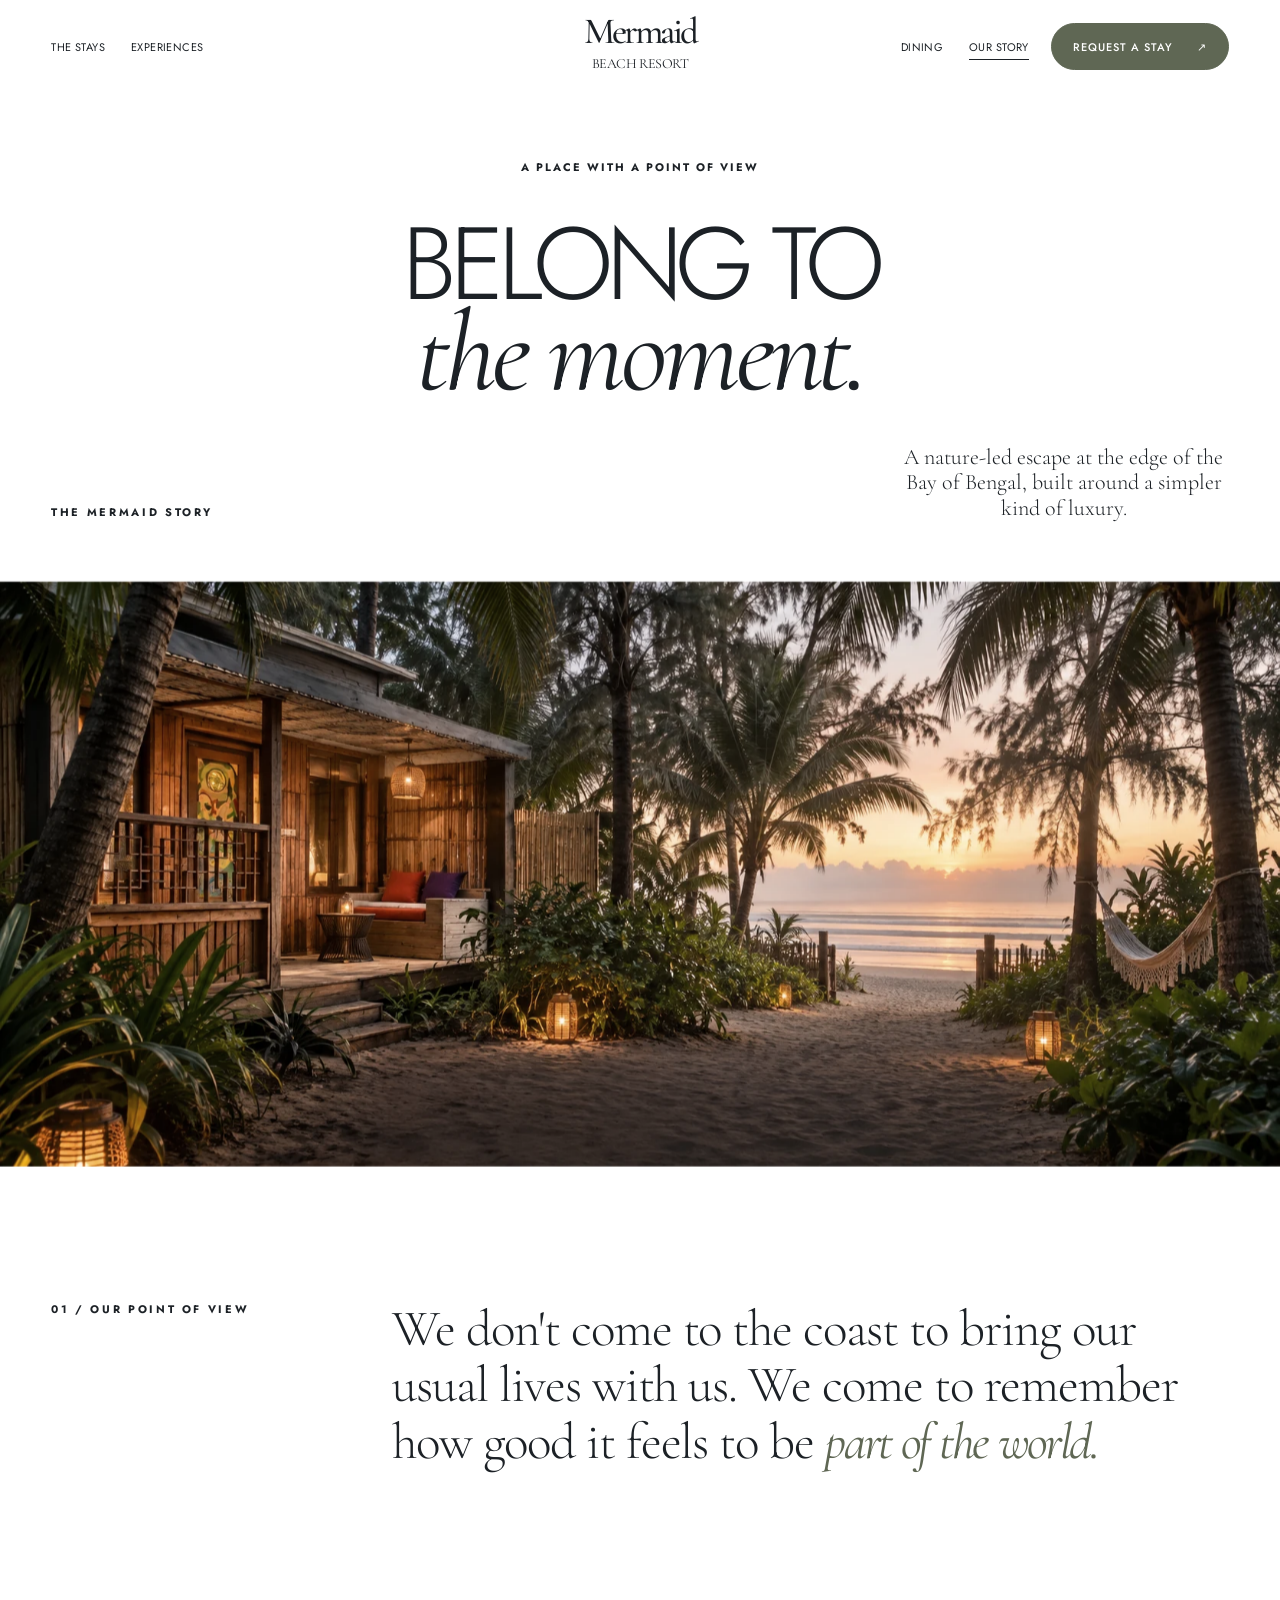
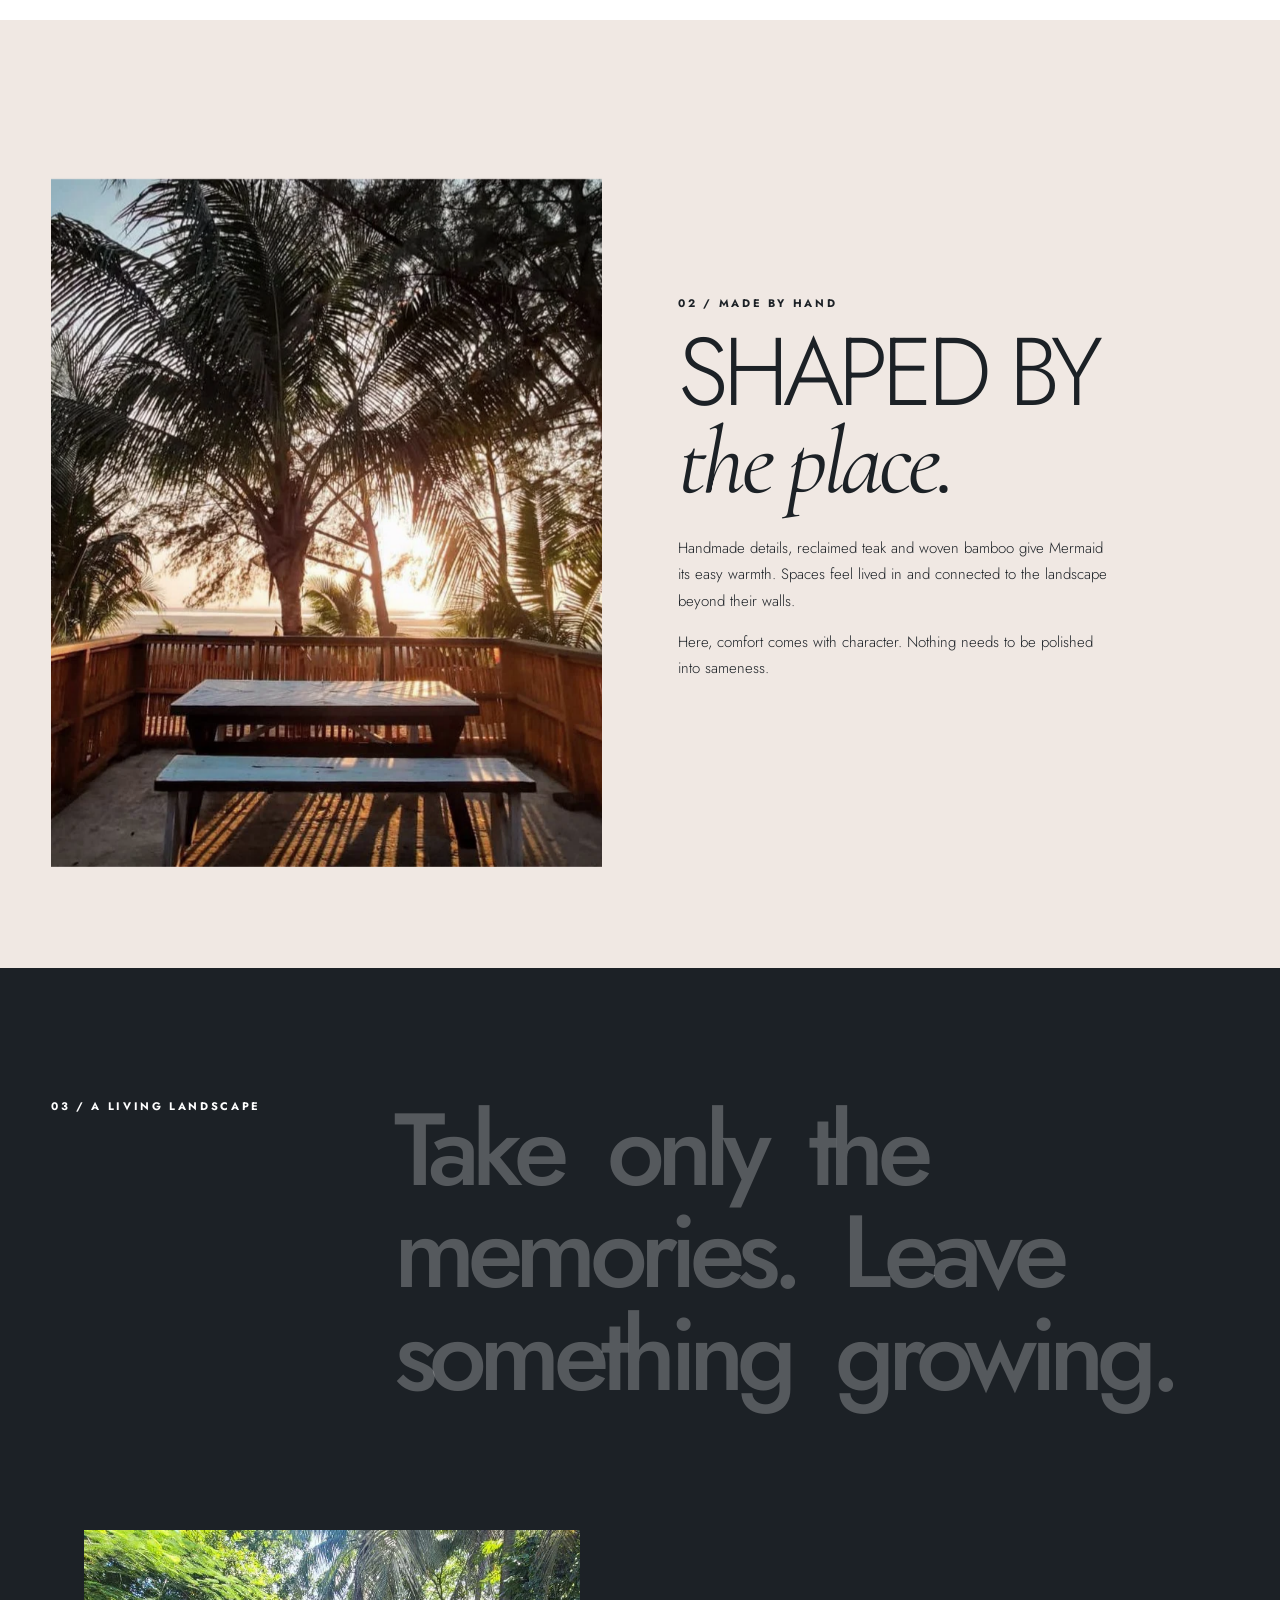
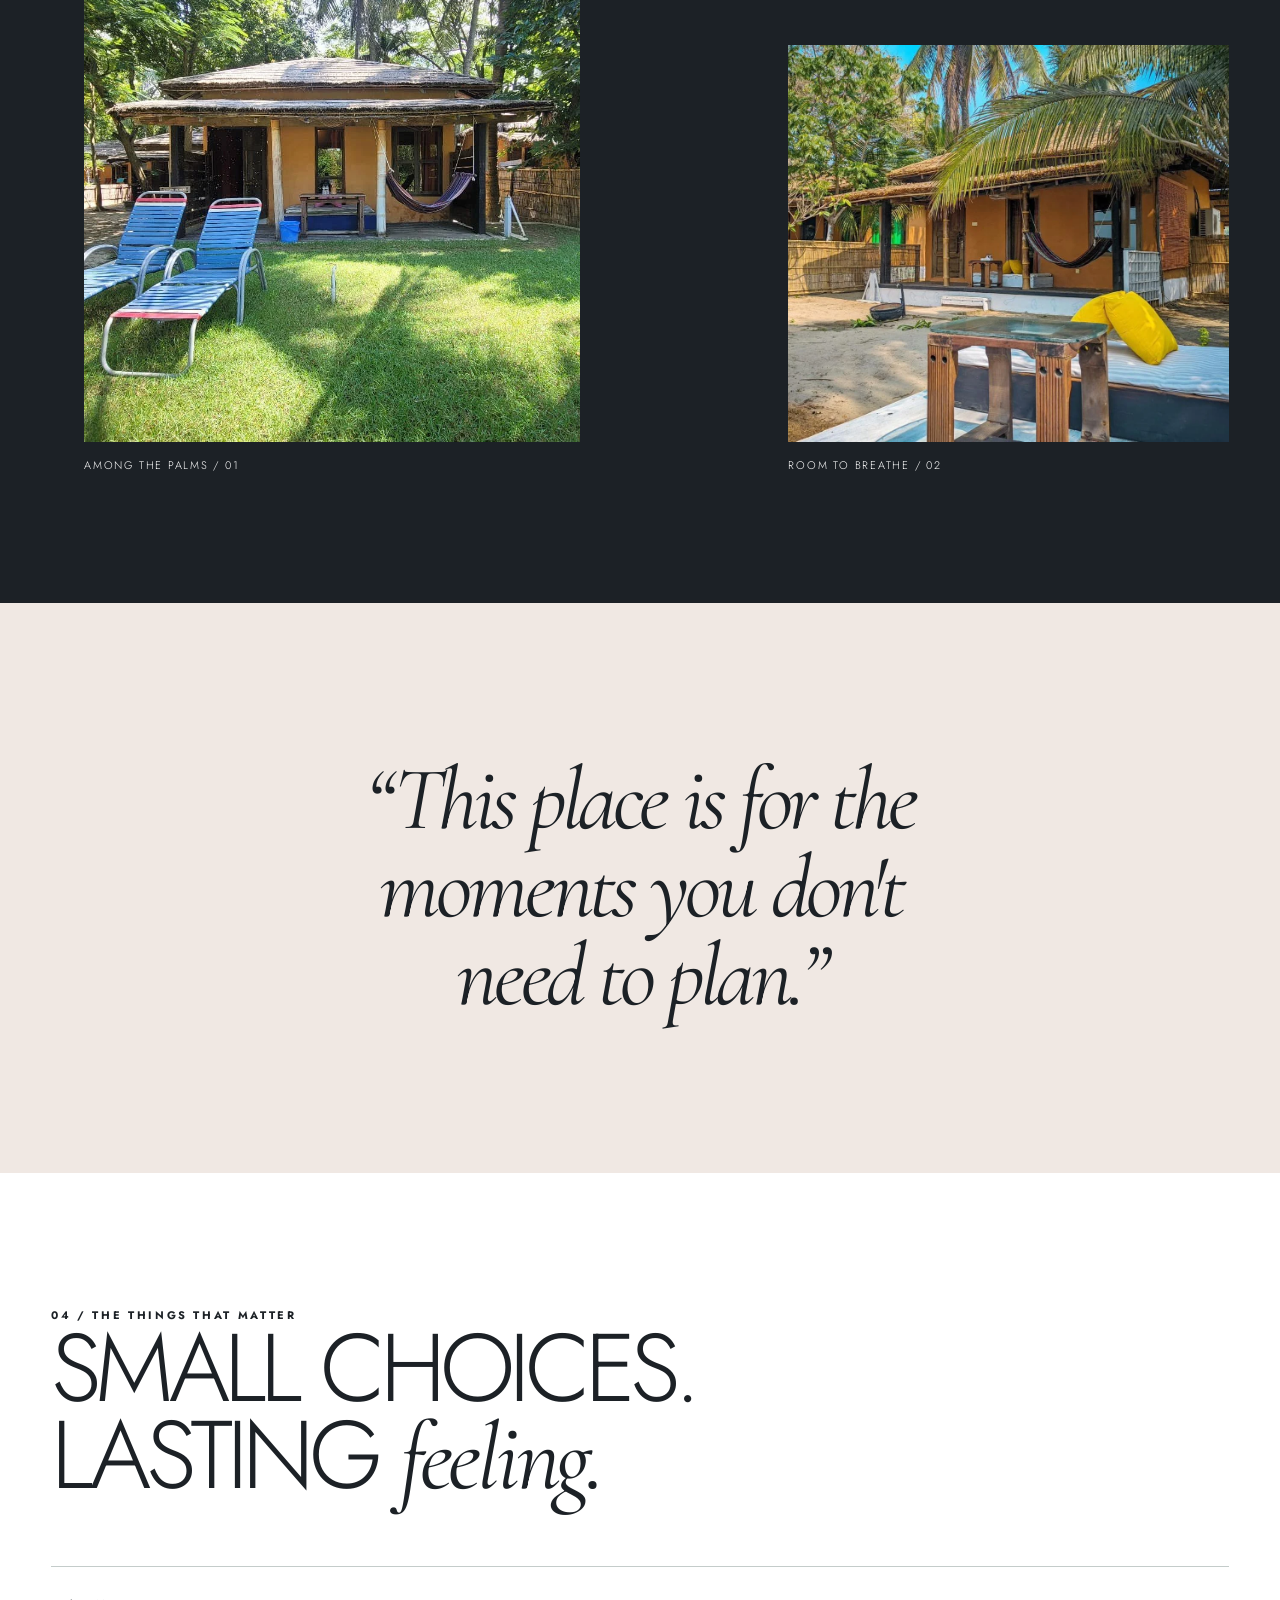
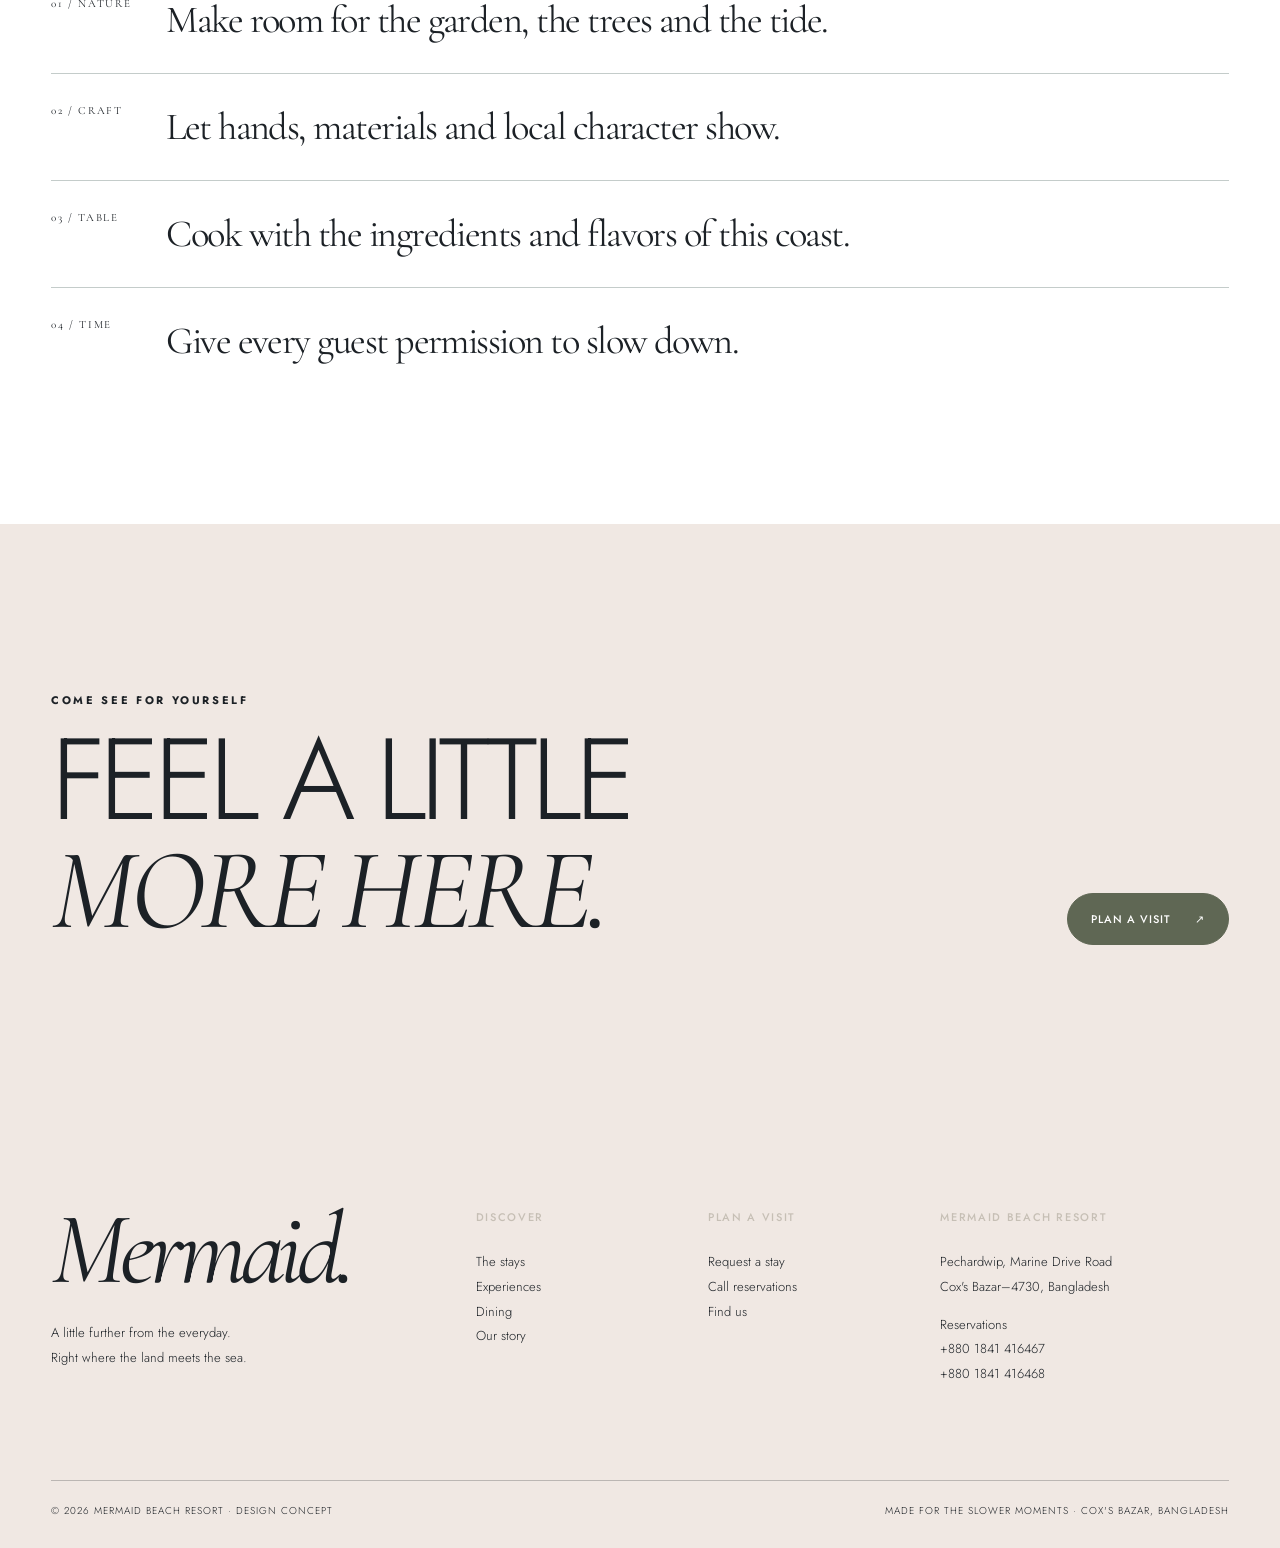
<file: story.html>
<!doctype html><html lang="en"><head>
<meta charset="utf-8"><meta name="viewport" content="width=device-width,initial-scale=1"><meta name="theme-color" content="#17342e"><meta name="description" content="The story and nature-led spirit of Mermaid Beach Resort in Pechardwip, Cox's Bazar.">
<link rel="icon" href="assets/logo-mark.svg" type="image/svg+xml"><link rel="preconnect" href="https://fonts.googleapis.com"><link rel="preconnect" href="https://fonts.gstatic.com" crossorigin><link rel="stylesheet" href="css/tokens.css"><link rel="stylesheet" href="css/main.css"><link rel="stylesheet" href="css/rosa.css"><title>Our Story — Mermaid Beach Resort</title>
</head><body data-page="story"><header id="site-header"></header><main>
<section class="page-hero" aria-labelledby="page-title"><img class="page-hero__media" src="assets/img/01-dawn-hero.webp" alt="Campaign interpretation of a Mermaid-inspired timber villa among palms" fetchpriority="high"><div class="page-hero__shade"></div><div class="page-hero__content container"><span class="eyebrow">A place with a point of view</span><h1 id="page-title">Belong to<br><em class="serif">the moment.</em></h1><div class="page-hero__bottom"><span class="eyebrow">The Mermaid story</span><p>A nature-led escape at the edge of the Bay of Bengal, built around a simpler kind of luxury.</p></div></div></section>
<section class="editorial-intro container"><span class="eyebrow">01 / Our point of view</span><p class="reveal">We don't come to the coast to bring our usual lives with us. We come to remember how good it feels to be <em class="serif">part of the world.</em></p></section>
<section class="page-section page-section--light"><div class="container two-col"><img class="two-col__image" src="assets/img/story-villa-deck.webp" alt="Real timber villa deck facing the beach at Mermaid" loading="lazy" data-parallax="small"><div class="two-col__copy"><span class="eyebrow">02 / Made by hand</span><h2 class="display reveal">Shaped by<br><em class="serif">the place.</em></h2><p>Handmade details, reclaimed teak and woven bamboo give Mermaid its easy warmth. Spaces feel lived in and connected to the landscape beyond their walls.</p><p>Here, comfort comes with character. Nothing needs to be polished into sameness.</p></div></div></section>
<section class="page-section page-section--dark"><div class="container"><div class="ethos__head"><span class="eyebrow">03 / A living landscape</span><h2 data-char-emphasis>Take only the memories. Leave something growing.</h2></div><div class="ethos__collage"><figure><img src="assets/img/story-garden.webp" alt="Real garden bungalow immersed in greenery" loading="lazy"><figcaption>Among the palms / 01</figcaption></figure><figure><img src="assets/img/story-hammock.webp" alt="Real hammock and natural landscape at Mermaid" loading="lazy"><figcaption>Room to breathe / 02</figcaption></figure></div></div></section>
<section class="editorial-quote"><p>“This place is for the moments you don't need to plan.”</p></section>
<section class="page-section"><div class="container"><div class="section-topline"><div><span class="eyebrow">04 / The things that matter</span><h2 class="display reveal">Small choices.<br>Lasting <em class="serif">feeling.</em></h2></div></div><ol class="numbered-list"><li><small>01 / Nature</small><span>Make room for the garden, the trees and the tide.</span></li><li><small>02 / Craft</small><span>Let hands, materials and local character show.</span></li><li><small>03 / Table</small><span>Cook with the ingredients and flavors of this coast.</span></li><li><small>04 / Time</small><span>Give every guest permission to slow down.</span></li></ol></div></section>
<section class="footer-cta"><div class="container footer-cta__grid"><div><span class="eyebrow">Come see for yourself</span><h2>Feel a little<br><em class="serif">more here.</em></h2></div><a class="button button--dark" href="book.html">Plan a visit <span aria-hidden="true">↗</span></a></div></section>
</main><footer id="site-footer"></footer><script defer src="assets/vendor/gsap.min.js"></script><script defer src="assets/vendor/ScrollTrigger.min.js"></script><script defer src="assets/vendor/lenis.min.js"></script><script defer src="js/main.js"></script><script defer src="js/rosa.js"></script></body></html>
</file>
<file: css/tokens.css>
:root {
  --color-primary: #1c2126;
  --color-secondary: #f0e8e3;
  --color-white: #ffffff;
  --color-hotels: #5f6754;
  --color-gastro: #9e9688;
  --color-leisure: #c6bfb5;
  --color-origins: #5f6754;
  --color-tertiary: #5f6754;
  --color-muted: #676c64;
  --font-sans: "Jost", Arial, sans-serif;
  --font-serif: "Cormorant Garamond", Georgia, serif;
  --ease-out: cubic-bezier(.05,.76,.38,1.015);
  --expo-in: cubic-bezier(.7,0,.84,0);
  --expo-in-out: cubic-bezier(.895,0,.18,1);
  --expo-out: cubic-bezier(.16,1,.3,1);
  --space-edge: clamp(22px, 4vw, 72px);
  --space-section: clamp(88px, 12vw, 210px);
  --text-body: clamp(15px, 1.08vw, 18px);
  --text-label: 11px;
  --text-display: clamp(76px, 10vw, 160px);
  --text-section: clamp(56px, 7.5vw, 118px);
}
</file>
<file: css/main.css>
@import url('https://fonts.googleapis.com/css2?family=Cormorant+Garamond:ital,wght@0,500;0,600;1,400;1,500&family=Manrope:wght@400;500;600;700&display=swap');
@import url('../assets/vendor/lenis.css');

*,*::before,*::after{box-sizing:border-box}
html{scroll-behavior:smooth}
html.lenis,html.lenis body{height:auto}
.lenis.lenis-smooth{scroll-behavior:auto!important}
body{margin:0;background:var(--color-secondary);color:var(--color-primary);font-family:var(--font-sans);font-size:var(--text-body);-webkit-font-smoothing:antialiased}
body.menu-open{overflow:hidden}
img{display:block;max-width:100%}
button,input,select,textarea{font:inherit}
button{cursor:pointer}
a{color:inherit;text-decoration:none}
:focus-visible{outline:2px solid var(--color-tertiary);outline-offset:4px}
::selection{background:var(--color-tertiary);color:var(--color-primary)}
.sr-only{position:absolute;width:1px;height:1px;padding:0;margin:-1px;overflow:hidden;clip:rect(0,0,0,0);white-space:nowrap;border:0}
.container{width:min(100% - 2*var(--space-edge),1540px);margin-inline:auto}
.eyebrow,.label{font-size:var(--text-label);font-weight:700;letter-spacing:.24em;text-transform:uppercase;line-height:1.5}
.serif{font-family:var(--font-serif);font-style:italic;font-weight:400;letter-spacing:-.045em}
.display{font-size:var(--text-section);font-weight:500;letter-spacing:-.075em;line-height:.98;margin:0}
.body-copy{font-size:clamp(16px,1.4vw,21px);line-height:1.7;max-width:44ch}
.link-arrow{display:inline-flex;align-items:center;gap:16px;font-size:12px;font-weight:700;letter-spacing:.16em;text-transform:uppercase;padding-bottom:10px;border-bottom:1px solid currentColor;transition:gap .4s var(--expo-out)}
.link-arrow:hover{gap:26px}
.link-arrow span:last-child{font-size:21px;font-weight:400;line-height:.5;transform:rotate(-45deg);display:inline-block}
.button{display:inline-flex;align-items:center;justify-content:center;gap:24px;border:1px solid currentColor;border-radius:999px;padding:16px 23px;min-height:52px;font-size:11px;font-weight:700;letter-spacing:.16em;text-transform:uppercase;transition:background .4s var(--expo-out),color .4s var(--expo-out),transform .4s var(--expo-out)}
.button:hover{transform:translateY(-3px)}
.button--dark{background:var(--color-primary);color:var(--color-white);border-color:var(--color-primary)}
.button--dark:hover{background:var(--color-hotels);border-color:var(--color-hotels)}
.button--light{background:var(--color-white);color:var(--color-primary);border-color:var(--color-white)}
.button--outline-light{color:var(--color-white)}

/* Global chrome — Rosa §00 + Amrit Palace §00 */
.site-header{position:fixed;z-index:100;top:0;left:0;right:0;height:92px;display:grid;grid-template-columns:1fr auto 1fr;align-items:center;gap:24px;padding:0 var(--space-edge);transition:height .4s var(--expo-out),background .4s var(--expo-out),color .4s var(--expo-out),transform .6s var(--expo-out);color:var(--color-primary)}
.site-header.is-hero{color:var(--color-white)}
.site-header.is-solid{height:76px;background:rgba(243,238,228,.94);backdrop-filter:blur(18px);box-shadow:0 1px 0 rgba(23,52,46,.11)}
.site-header.is-hidden{transform:translateY(-110%)}
.brand{display:inline-flex;align-items:center;gap:11px;min-width:max-content;width:max-content}
.brand__mark{width:47px;height:47px;object-fit:contain;transition:filter .4s var(--expo-out)}
.site-header.is-hero .brand__mark{filter:brightness(0) invert(1)}
.brand__text{font-family:var(--font-serif);font-size:32px;font-weight:600;letter-spacing:-.045em;line-height:.75}
.brand__text small{display:block;margin-top:11px;font-family:var(--font-sans);font-size:7px;font-style:normal;font-weight:700;letter-spacing:.27em;line-height:1.2;text-align:center}
.desktop-nav{display:flex;align-items:center;gap:clamp(18px,2.3vw,37px)}
.desktop-nav a{font-size:11px;font-weight:700;letter-spacing:.15em;text-transform:uppercase;position:relative;padding:10px 0}
.desktop-nav a::after{content:"";position:absolute;left:0;right:100%;bottom:5px;height:1px;background:currentColor;transition:right .4s var(--expo-out)}
.desktop-nav a:hover::after,.desktop-nav a[aria-current=page]::after{right:0}
.header-actions{display:flex;align-items:center;justify-self:end;gap:20px}
.header-book{background:var(--color-white);color:var(--color-primary);border-color:var(--color-white);padding:14px 21px;min-height:46px}
.site-header.is-solid .header-book{background:var(--color-primary);border-color:var(--color-primary);color:var(--color-white)}
.menu-toggle{display:none;align-items:center;gap:10px;background:none;border:0;color:inherit;font-size:11px;text-transform:uppercase;letter-spacing:.18em;font-weight:700;padding:10px}
.menu-toggle__lines{width:22px;display:grid;gap:5px}
.menu-toggle__lines span{display:block;width:100%;height:1px;background:currentColor;transition:transform .3s,opacity .3s}
.menu-open .menu-toggle__lines span:first-child{transform:translateY(3px) rotate(45deg)}
.menu-open .menu-toggle__lines span:last-child{transform:translateY(-3px) rotate(-45deg)}
.mobile-menu{position:fixed;z-index:90;inset:0;background:var(--color-primary);color:var(--color-white);display:flex;flex-direction:column;justify-content:center;padding:100px var(--space-edge) 40px;visibility:hidden;opacity:0;transform:translateY(-2%);transition:opacity .5s var(--expo-out),transform .5s var(--expo-out),visibility .5s}
.mobile-menu.is-open{visibility:visible;opacity:1;transform:none}
.mobile-menu nav{display:grid;gap:4px}
.mobile-menu nav a{font-family:var(--font-serif);font-size:clamp(44px,12vw,75px);line-height:1.06;border-bottom:1px solid rgba(255,250,241,.25)}
.mobile-menu__foot{margin-top:50px;font-size:12px;line-height:1.9}
.mobile-book{display:none}
.scroll-progress{position:fixed;z-index:80;top:0;left:0;width:0;height:2px;background:var(--color-tertiary);pointer-events:none}

/* Home §01 — cinematic opening from Rosa §01 */
.hero{height:145svh;position:relative;background:var(--color-primary);color:var(--color-white)}
.hero__sticky{height:100svh;position:sticky;top:0;overflow:hidden}
.hero__media,.hero__shade{position:absolute;inset:0;width:100%;height:100%}
.hero__media{object-fit:cover;object-position:center 45%}
.hero__shade{background:linear-gradient(90deg,rgba(4,26,24,.51) 0%,rgba(4,26,24,.13) 64%),linear-gradient(0deg,rgba(4,26,24,.6),transparent 52%)}
.hero__content{position:absolute;z-index:2;inset:auto var(--space-edge) 8.5vh;display:grid;grid-template-columns:minmax(0,1fr) 250px;gap:40px;align-items:end}
.hero__eyebrow{display:block;margin-bottom:26px}
.hero h1{font-size:clamp(78px,10.5vw,168px);line-height:.85;letter-spacing:-.085em;font-weight:500;margin:0;max-width:1050px}
.hero h1 .serif{font-size:1.14em}
.hero__aside{align-self:end;max-width:240px;font-size:14px;line-height:1.7}
.hero__aside p{margin:0 0 30px}
.hero__bottom{position:absolute;z-index:2;left:var(--space-edge);right:var(--space-edge);bottom:22px;display:flex;justify-content:space-between;font-size:10px;font-weight:700;letter-spacing:.22em;text-transform:uppercase}
.hero__scroll{display:flex;align-items:center;gap:12px}
.hero__scroll::after{content:"";width:45px;height:1px;background:currentColor}

/* Home §02 — paragraph headline from Rosa §03 */
.intro{padding:var(--space-section) 0 150px;min-height:80vh}
.intro__grid{display:grid;grid-template-columns:1fr 2fr;gap:6vw}
.intro__copy{font-size:clamp(37px,5.4vw,81px);line-height:1.15;letter-spacing:-.065em;font-weight:500;max-width:1100px;margin:0}
.intro__copy .serif{color:var(--color-hotels)}
.intro__foot{display:flex;justify-content:space-between;align-items:end;margin-top:80px;border-top:1px solid rgba(23,52,46,.25);padding-top:20px;gap:30px}
.intro__foot p{max-width:36ch;margin:0;font-size:15px;line-height:1.7}

/* Home §03 — tide portal from Rosa §01 and Serotoninn M07-c/d */
.tide{height:235svh;position:relative;background:var(--color-secondary)}
.tide__sticky{position:sticky;top:0;height:100svh;overflow:hidden;display:grid;place-items:center}
.tide__pretitle{position:absolute;z-index:1;top:13vh;text-align:center;max-width:800px;font-size:clamp(30px,4vw,60px);font-weight:500;line-height:1.1;letter-spacing:-.055em;padding-inline:24px}
.tide__portal{position:absolute;inset:0;clip-path:circle(150% at 50% 52%)}
.tide__portal img{width:100%;height:100%;object-fit:cover;object-position:center 55%}
.tide__overlay{position:absolute;inset:0;background:linear-gradient(0deg,rgba(6,33,39,.55),transparent 60%)}
.tide__caption{position:absolute;z-index:2;bottom:11vh;left:var(--space-edge);right:var(--space-edge);color:var(--color-white);display:flex;justify-content:space-between;align-items:end;gap:30px}
.tide__caption h2{font-size:clamp(50px,8.2vw,126px);line-height:.9;letter-spacing:-.08em;font-weight:500;margin:0;max-width:880px}
.tide__caption p{max-width:250px;font-size:14px;line-height:1.7}

/* Home §04 / Stays — property cards from Rosa §02 */
.stays-preview{padding:var(--space-section) 0;background:var(--color-secondary)}
.section-topline{display:flex;align-items:end;justify-content:space-between;gap:30px;margin-bottom:65px}
.section-topline .display{max-width:900px}
.stays-grid{display:grid;grid-template-columns:repeat(3,minmax(0,1fr));gap:18px;align-items:start}
.stay-tile{display:block}
.stay-tile:nth-child(2){margin-top:110px}
.stay-tile:nth-child(3){margin-top:50px}
.stay-tile__media{position:relative;aspect-ratio:3/4;overflow:hidden;background:#d7d3c6}
.stay-tile__media img{height:100%;width:100%;object-fit:cover;transition:transform 1.4s var(--expo-out)}
.stay-tile:hover .stay-tile__media img{transform:scale(1.06)}
.stay-tile__index{position:absolute;top:20px;left:20px;color:var(--color-white);font-size:11px;letter-spacing:.19em}
.stay-tile__info{border-top:1px solid rgba(23,52,46,.25);margin-top:17px;padding-top:15px;display:flex;justify-content:space-between;gap:20px}
.stay-tile__info h3{font-family:var(--font-serif);font-size:clamp(28px,3.1vw,48px);font-weight:500;line-height:1;margin:0 0 7px}
.stay-tile__info p{font-size:12px;line-height:1.6;margin:0;color:var(--color-muted)}
.stay-tile__info span{font-size:25px;line-height:1}

/* Home §05 — one dark chapter from Rosa §05 */
.ethos{padding:var(--space-section) 0;background:var(--color-primary);color:var(--color-white);overflow:hidden}
.ethos__head{display:grid;grid-template-columns:1fr 3fr;gap:5vw;align-items:start}
.ethos__head h2{font-size:clamp(55px,8vw,128px);line-height:1;letter-spacing:-.075em;font-weight:500;max-width:1150px;margin:0}
.ethos__head h2 .word{display:inline-block;white-space:nowrap;margin-right:.22em}
.ethos__head h2 .serif{color:var(--color-leisure)}
.ethos__collage{display:grid;grid-template-columns:1.2fr .8fr;gap:6vw;align-items:end;margin-top:110px}
.ethos__collage figure{margin:0}
.ethos__collage figure:first-child{width:75%;margin-left:5%}
.ethos__collage figure:last-child{width:100%;margin-top:130px}
.ethos__collage img{width:100%;height:clamp(320px,40vw,650px);object-fit:cover}
.ethos__collage figure:last-child img{height:clamp(250px,31vw,450px)}
.ethos__collage figcaption{font-size:11px;text-transform:uppercase;letter-spacing:.16em;margin-top:15px}
.ethos__foot{display:flex;justify-content:space-between;align-items:end;gap:30px;border-top:1px solid rgba(255,250,241,.3);margin-top:100px;padding-top:24px}
.ethos__foot p{max-width:40ch;font-size:17px;line-height:1.7;margin:0}

/* Home §06 — sensory dining from Rosa §07 */
.dining-feature{min-height:102svh;position:relative;display:flex;align-items:end;background:var(--color-gastro);color:var(--color-white);overflow:hidden}
.dining-feature__image,.dining-feature__shade{position:absolute;inset:0;width:100%;height:100%}
.dining-feature__image{object-fit:cover}
.dining-feature__shade{background:linear-gradient(0deg,rgba(13,31,29,.72),transparent 65%)}
.dining-feature__content{position:relative;z-index:2;width:100%;padding-bottom:8vh;display:flex;align-items:end;justify-content:space-between;gap:40px}
.dining-feature h2{font-size:clamp(65px,10vw,150px);line-height:.9;letter-spacing:-.08em;font-weight:500;margin:12px 0 0}
.dining-feature__right{max-width:260px;font-size:14px;line-height:1.7}

/* Home §07 — experience rail from Rosa §08 */
.experiences{padding:var(--space-section) 0;background:var(--color-secondary)}
.experience-rail{display:flex;gap:18px;overflow-x:auto;scroll-snap-type:x mandatory;overscroll-behavior-inline:contain;scrollbar-width:none;padding:0 var(--space-edge) 14px;cursor:grab}
.experience-rail::-webkit-scrollbar{display:none}
.experience-rail.is-dragging{cursor:grabbing;scroll-snap-type:none}
.experience-card{min-width:min(36vw,510px);max-width:510px;scroll-snap-align:center;display:block}
.experience-card__image{aspect-ratio:4/5;overflow:hidden;background:#d9d4ca}
.experience-card__image img{width:100%;height:100%;object-fit:cover;transition:transform 1.4s var(--expo-out)}
.experience-card:hover img{transform:scale(1.05)}
.experience-card__meta{display:flex;justify-content:space-between;margin-top:17px;border-top:1px solid rgba(23,52,46,.25);padding-top:14px}
.experience-card h3{font-family:var(--font-serif);font-size:clamp(30px,3vw,45px);font-weight:500;line-height:1;margin:0}
.rail-controls{display:flex;gap:9px}
.rail-controls button{width:49px;height:49px;border-radius:50%;border:1px solid var(--color-primary);background:none;color:var(--color-primary);font-size:23px;transition:background .4s,color .4s}
.rail-controls button:hover{background:var(--color-primary);color:var(--color-white)}

/* Subpage hero and editorial chapters */
.page-hero{min-height:88svh;position:relative;color:var(--color-white);background:var(--color-primary);display:flex;align-items:end;overflow:hidden}
.page-hero--short{min-height:65svh}
.page-hero__media,.page-hero__shade{position:absolute;inset:0;width:100%;height:100%}
.page-hero__media{object-fit:cover}
.page-hero__shade{background:linear-gradient(0deg,rgba(7,30,29,.78),rgba(7,30,29,.12) 65%),linear-gradient(90deg,rgba(7,30,29,.25),transparent)}
.page-hero__content{position:relative;z-index:2;padding-bottom:8vh}
.page-hero h1{font-size:clamp(72px,10vw,158px);font-weight:500;letter-spacing:-.085em;line-height:.88;margin:20px 0 0;max-width:1100px}
.page-hero__bottom{display:flex;justify-content:space-between;align-items:end;gap:25px;margin-top:35px}
.page-hero__bottom p{font-size:15px;line-height:1.7;max-width:400px;margin:0}
.editorial-intro{padding:var(--space-section) 0;display:grid;grid-template-columns:1fr 2fr;gap:7vw}
.editorial-intro p{font-size:clamp(31px,4.4vw,68px);line-height:1.17;letter-spacing:-.055em;margin:0;max-width:950px}
.editorial-intro p .serif{color:var(--color-hotels)}
.page-section{padding:var(--space-section) 0}
.page-section--light{background:var(--color-white)}
.page-section--dark{background:var(--color-primary);color:var(--color-white)}
.two-col{display:grid;grid-template-columns:1fr 1fr;gap:clamp(30px,6vw,110px);align-items:center}
.two-col--reverse > :first-child{order:2}
.two-col__image{width:100%;aspect-ratio:4/5;object-fit:cover}
.two-col__copy .display{margin:16px 0 30px}
.two-col__copy p{line-height:1.75;max-width:48ch}
.feature-meta{display:flex;gap:30px;flex-wrap:wrap;border-top:1px solid currentColor;padding-top:18px;margin-top:35px;font-size:11px;font-weight:700;text-transform:uppercase;letter-spacing:.13em}
.section-divider{height:1px;background:rgba(23,52,46,.2);margin:0 var(--space-edge)}

/* Stays catalogue */
.filter-row{display:flex;flex-wrap:wrap;gap:9px;margin-bottom:70px}
.filter-row button{border:1px solid rgba(23,52,46,.3);background:transparent;color:var(--color-primary);border-radius:999px;padding:13px 18px;font-size:11px;text-transform:uppercase;letter-spacing:.16em;font-weight:700;transition:background .35s,color .35s}
.filter-row button:hover,.filter-row button.is-active{background:var(--color-primary);color:var(--color-white)}
.stay-list{display:grid;gap:150px}
.stay-entry{display:grid;grid-template-columns:1.15fr .85fr;gap:clamp(30px,7vw,120px);align-items:center}
.stay-entry:nth-child(even) .stay-entry__media{order:2}
.stay-entry[hidden]{display:none}
.stay-entry__media{position:relative;overflow:hidden}
.stay-entry__media img{width:100%;aspect-ratio:6/5;object-fit:cover;transition:transform 1.4s var(--expo-out)}
.stay-entry:hover img{transform:scale(1.035)}
.stay-entry__media span{position:absolute;top:18px;left:18px;color:var(--color-white);font-size:12px;letter-spacing:.2em}
.stay-entry__copy h2{font-family:var(--font-serif);font-size:clamp(51px,6vw,92px);font-weight:500;line-height:.95;letter-spacing:-.045em;margin:16px 0 24px}
.stay-entry__copy p{line-height:1.75;max-width:47ch}
.stay-entry__details{display:flex;flex-wrap:wrap;gap:10px;margin:25px 0}
.stay-entry__details span{border:1px solid rgba(23,52,46,.2);border-radius:50px;padding:9px 12px;font-size:11px}
.stay-entry__bottom{display:flex;align-items:end;justify-content:space-between;gap:20px;border-top:1px solid rgba(23,52,46,.25);padding-top:20px;margin-top:35px}
.stay-entry__price{font-family:var(--font-serif);font-size:34px;line-height:.9}
.stay-entry__price small{display:block;font-family:var(--font-sans);font-size:10px;letter-spacing:.12em;text-transform:uppercase;margin-bottom:7px}
.pricing-note{font-size:12px;line-height:1.6;color:var(--color-muted);margin-top:95px}

/* Experiences / Dining / Story editorial systems */
.story-grid{display:grid;grid-template-columns:1fr 1fr;gap:clamp(20px,4vw,70px);align-items:start}
.story-grid figure{margin:0}
.story-grid figure:nth-child(even){margin-top:120px}
.story-grid img{width:100%;aspect-ratio:4/5;object-fit:cover}
.story-grid figcaption{margin-top:13px;font-size:11px;font-weight:700;letter-spacing:.17em;text-transform:uppercase}
.editorial-quote{padding:var(--space-section) var(--space-edge);text-align:center;background:var(--color-leisure)}
.editorial-quote p{font-family:var(--font-serif);font-style:italic;font-size:clamp(49px,7vw,105px);letter-spacing:-.05em;line-height:.98;margin:0 auto;max-width:15ch}
.package-grid{display:grid;grid-template-columns:repeat(2,minmax(0,1fr));gap:1px;background:rgba(23,52,46,.2);border:1px solid rgba(23,52,46,.2)}
.package-card{background:var(--color-secondary);padding:clamp(30px,4vw,65px);min-height:320px;display:flex;flex-direction:column;align-items:flex-start}
.package-card h3{font-family:var(--font-serif);font-size:clamp(40px,5vw,70px);line-height:1;margin:20px 0 12px;font-weight:500}
.package-card p{max-width:45ch;line-height:1.7}
.package-card .link-arrow{margin-top:auto}
.numbered-list{list-style:none;padding:0;margin:60px 0 0}
.numbered-list li{display:grid;grid-template-columns:90px 1fr;gap:25px;border-top:1px solid rgba(23,52,46,.25);padding:30px 0;font-size:clamp(25px,3vw,44px);letter-spacing:-.04em}
.numbered-list li small{font-size:11px;letter-spacing:.15em;align-self:start;text-transform:uppercase}

/* Booking solution */
.booking-page{background:var(--color-secondary)}
.booking-shell{padding:150px 0 var(--space-section);display:grid;grid-template-columns:minmax(0,1.5fr) minmax(300px,.7fr);gap:clamp(40px,7vw,130px);align-items:start}
.booking-head h1{font-size:clamp(61px,7.4vw,116px);letter-spacing:-.075em;line-height:.94;margin:20px 0 24px;font-weight:500}
.booking-head p{line-height:1.7;max-width:55ch}
.booking-form{margin-top:70px;display:grid;gap:52px}
.form-step{border-top:1px solid rgba(23,52,46,.28);padding-top:20px}
.form-step__head{display:flex;align-items:baseline;gap:28px;margin-bottom:25px}
.form-step__head span{font-size:11px;letter-spacing:.15em}
.form-step__head h2{font-family:var(--font-serif);font-size:clamp(36px,4vw,61px);font-weight:500;line-height:1;margin:0}
.field-grid{display:grid;grid-template-columns:1fr 1fr;gap:18px}
.field-grid .field--full{grid-column:1/-1}
.field{display:grid;gap:10px}
.field label{font-size:11px;font-weight:700;letter-spacing:.16em;text-transform:uppercase}
.field input,.field select,.field textarea{width:100%;border:1px solid rgba(23,52,46,.28);background:rgba(255,250,241,.6);color:var(--color-primary);padding:17px 16px;border-radius:0;outline:none;min-height:58px}
.field textarea{min-height:150px;resize:vertical}
.field input:focus,.field select:focus,.field textarea:focus{border-color:var(--color-primary);box-shadow:0 0 0 1px var(--color-primary)}
.field__hint{font-size:12px;color:var(--color-muted);line-height:1.5}
.booking-summary{position:sticky;top:112px;background:var(--color-primary);color:var(--color-white);padding:clamp(28px,3vw,50px)}
.booking-summary__image{width:100%;aspect-ratio:5/4;object-fit:cover;margin:25px 0}
.booking-summary h2{font-family:var(--font-serif);font-size:clamp(38px,4vw,55px);font-weight:500;line-height:1;margin:0 0 20px}
.summary-line{display:flex;justify-content:space-between;gap:15px;padding:15px 0;border-top:1px solid rgba(255,250,241,.25);font-size:12px}
.summary-line strong{font-weight:600;text-align:right}
.summary-total{font-family:var(--font-serif);font-size:39px;font-weight:500;line-height:1.2}
.summary-note,.booking-disclaimer{font-size:12px;line-height:1.65;opacity:.8}
.booking-warning{color:#9b452c;font-size:13px;line-height:1.5;min-height:20px}
.booking-submit{width:100%;border:0;margin-top:10px}
.booking-help{display:flex;flex-wrap:wrap;gap:25px;margin-top:40px;font-size:13px}

/* Footer */
.footer-cta{padding:var(--space-section) 0;background:var(--color-leisure);min-height:65svh;display:flex;align-items:center}
.footer-cta__grid{display:grid;grid-template-columns:1fr auto;gap:50px;align-items:end}
.footer-cta h2{font-size:clamp(65px,9vw,145px);line-height:.94;letter-spacing:-.08em;font-weight:500;max-width:1050px;margin:15px 0 0}
.site-footer{background:var(--color-primary);color:var(--color-white);padding:80px 0 25px}
.footer-grid{display:grid;grid-template-columns:2fr 1fr 1fr 1.5fr;gap:40px}
.site-footer .footer-brand{font-family:var(--font-serif);font-size:clamp(53px,7vw,110px);line-height:.8;letter-spacing:-.06em;margin:0 0 30px}
.site-footer h3{font-size:11px;text-transform:uppercase;letter-spacing:.18em;font-weight:700;margin:0 0 25px;color:var(--color-leisure)}
.site-footer p,.site-footer li{font-size:13px;line-height:1.9;max-width:35ch}
.site-footer ul{list-style:none;padding:0;margin:0}
.site-footer a:hover{color:var(--color-tertiary)}
.footer-bottom{border-top:1px solid rgba(255,250,241,.25);display:flex;justify-content:space-between;gap:20px;padding-top:22px;margin-top:80px;font-size:10px;letter-spacing:.1em;text-transform:uppercase}

@media(max-width:1050px){
  .desktop-nav{gap:16px}.desktop-nav a{font-size:10px}.brand__text{font-size:28px}.brand__mark{width:40px;height:40px}
  .hero__content{grid-template-columns:minmax(0,1fr) 180px}.hero h1{font-size:10vw}
  .experience-card{min-width:45vw}
}
@media(max-width:800px){
  .site-header{height:76px;grid-template-columns:1fr auto}.desktop-nav,.header-book{display:none}.menu-toggle{display:flex}.site-header.is-solid{height:70px}
  .mobile-book{display:flex;position:fixed;z-index:85;bottom:15px;left:50%;transform:translateX(-50%);width:calc(100% - 30px);justify-content:space-between;box-shadow:0 12px 45px rgba(10,35,30,.25)}
  .hero{height:125svh}.hero__content{grid-template-columns:1fr;gap:0;bottom:12vh}.hero h1{font-size:clamp(68px,12vw,105px)}.hero__aside{display:none}
  .intro__grid,.editorial-intro{grid-template-columns:1fr;gap:40px}.intro{min-height:0;padding-bottom:100px}
  .tide__caption{display:block}.tide__caption p{margin-top:25px}
  .stays-grid{grid-template-columns:repeat(2,1fr)}.stay-tile:nth-child(3){margin-top:0}.stay-tile:nth-child(2){margin-top:70px}
  .ethos__head{grid-template-columns:1fr;gap:45px}.ethos__collage{margin-top:80px}
  .dining-feature__content{display:block}.dining-feature__right{margin-top:24px}
  .footer-grid{grid-template-columns:1.5fr 1fr;gap:50px}
  .booking-shell{grid-template-columns:1fr;padding-top:125px}.booking-summary{position:static;max-width:560px}
}
@media(max-width:600px){
  :root{--space-edge:20px;--space-section:95px}
  .brand__text{font-size:27px}.brand__mark{width:37px;height:37px}
  .hero__content{bottom:13vh}.hero__eyebrow{font-size:9px}.hero h1{font-size:clamp(66px,15vw,94px);line-height:.9;max-width:560px}.hero__bottom{bottom:85px;font-size:8px}
  .intro__copy{font-size:clamp(35px,9vw,53px)}.intro__foot{display:block;margin-top:50px}.intro__foot .link-arrow{margin-top:24px}
  .tide{height:175svh}.tide__pretitle{top:17vh;font-size:34px}.tide__caption{bottom:18vh}.tide__caption h2{font-size:clamp(50px,13vw,74px)}
  .section-topline{align-items:start;display:block;margin-bottom:40px}.section-topline .link-arrow,.rail-controls{margin-top:32px}
  .stays-grid{grid-template-columns:1fr;gap:55px}.stay-tile:nth-child(2),.stay-tile:nth-child(3){margin-top:0}.stay-tile__media{aspect-ratio:4/4.5}.stay-tile__info h3{font-size:38px}
  .ethos__head h2{font-size:clamp(50px,12vw,75px)}.ethos__collage{grid-template-columns:1fr 1fr;gap:10px;margin-top:70px}.ethos__collage figure:first-child{width:100%;margin:0}.ethos__collage figure:last-child{margin:100px 0 0}.ethos__collage img{height:280px}.ethos__collage figure:last-child img{height:210px}.ethos__foot{display:block;margin-top:55px}.ethos__foot .link-arrow{margin-top:22px}
  .dining-feature{min-height:85svh}.dining-feature__content{padding-bottom:14vh}.dining-feature h2{font-size:clamp(64px,14vw,90px)}
  .experience-card{min-width:78vw}.experience-card h3{font-size:35px}
  .page-hero{min-height:77svh}.page-hero--short{min-height:50svh}.page-hero h1{font-size:clamp(62px,14vw,88px)}.page-hero__bottom{display:block}.page-hero__bottom p{margin-top:20px}
  .editorial-intro p{font-size:clamp(35px,9vw,55px)}
  .two-col,.stay-entry,.story-grid{grid-template-columns:1fr}.two-col--reverse>:first-child{order:0}.stay-entry:nth-child(even) .stay-entry__media{order:0}.stay-list{gap:100px}.stay-entry__copy h2{font-size:clamp(48px,12vw,72px)}
  .story-grid figure:nth-child(even){margin-top:0}.story-grid{gap:45px}.package-grid{grid-template-columns:1fr}.package-card{min-height:250px}.numbered-list li{grid-template-columns:55px 1fr}
  .footer-cta{min-height:0}.footer-cta__grid{grid-template-columns:1fr;gap:30px}.footer-cta h2{font-size:clamp(62px,13vw,85px)}.footer-grid{grid-template-columns:1fr 1fr;gap:45px 18px}.footer-grid>div:first-child{grid-column:1/-1}.footer-bottom{display:block;line-height:1.8}.site-footer{padding-bottom:105px}
  .field-grid{grid-template-columns:1fr}.field-grid .field--full{grid-column:auto}.booking-form{margin-top:45px}.booking-shell{gap:55px}.booking-head h1{font-size:65px}
}
@media(prefers-reduced-motion:reduce){*,*::before,*::after{scroll-behavior:auto!important;animation-duration:.01ms!important;transition-duration:.01ms!important}.hero{height:100svh}.tide{height:100svh}}
</file>
<file: css/rosa.css>
@import url('https://fonts.googleapis.com/css2?family=Jost:wght@300;400;500;600&display=swap');

/* Rosa Hotels is the base: mineral white, light sans statements, italic serif pivots,
   a circular film, quiet photographic compositions, and one dark chapter. */
:root{--rosa-ink:#1c2126;--rosa-olive:#5f6754;--rosa-paper:#f0e8e3;--rosa-white:#fff;--rosa-sans:"Jost",Arial,sans-serif;--rosa-serif:"Cormorant Garamond",Georgia,serif}
html{scroll-padding-top:80px}
body{background:var(--rosa-white);color:var(--rosa-ink);font-family:var(--rosa-sans);font-weight:300;overflow-x:clip}
::selection{background:var(--rosa-olive);color:#fff}
.serif,.rosa-home em,.page-hero em,.footer-cta em{font-family:var(--rosa-serif);font-style:italic;font-weight:400;letter-spacing:-.045em}
.rosa-overline{display:block;font-size:11px;font-weight:500;letter-spacing:.17em;line-height:1.4;text-transform:uppercase}
.button,.header-book{font-family:var(--rosa-sans);font-size:11px;font-weight:500;letter-spacing:.09em}
.button--dark,.header-book,.site-header.is-solid .header-book{background:var(--rosa-olive);border-color:var(--rosa-olive);color:#fff}
.button--dark:hover,.header-book:hover{background:var(--rosa-ink);border-color:var(--rosa-ink)}
.button--light{background:#fff;color:var(--rosa-ink);border-color:#fff}
.link-arrow{font-family:var(--rosa-sans);font-size:11px;font-weight:500;letter-spacing:.13em}
.link-arrow span:last-child{transform:none;transition:transform .4s var(--expo-out)}
.link-arrow:hover span:last-child{transform:translate(4px,-4px)}

/* §00 Navigation: centered mark gives way to Rosa's compact reserve pill. */
.site-header,.site-header.is-hero{height:93px;background:#fff;color:var(--rosa-ink);grid-template-columns:1fr auto 1fr;box-shadow:none}
.site-header.is-solid{height:76px;background:transparent;backdrop-filter:none;box-shadow:none}
.site-header.is-hidden{transform:none}
.site-header.is-solid .desktop-nav,.site-header.is-solid .brand{opacity:0;pointer-events:none}
.site-header .brand{grid-column:2;grid-row:1;justify-self:center;flex-direction:column;gap:0;transition:opacity .4s}
.brand__mark{display:none}
.brand__text{font-family:var(--rosa-serif);font-size:37px;font-weight:500;letter-spacing:-.08em;line-height:.65;text-align:center}
.brand__text small{font-family:var(--rosa-serif);font-size:14px;font-weight:400;letter-spacing:-.035em;margin-top:12px}
.desktop-nav{gap:clamp(17px,2vw,35px);transition:opacity .4s}
.desktop-nav--left{grid-column:1;grid-row:1;justify-self:start}
.desktop-nav--right{justify-content:flex-end}
.desktop-nav a{font-size:11px;font-weight:400;letter-spacing:.04em}
.header-actions{grid-column:3;grid-row:1;gap:22px}
.header-book{min-width:148px;min-height:47px}
.menu-toggle{display:none}
.site-header.is-solid .header-actions{background:#fff;border-radius:999px;padding:5px 5px 5px 15px;box-shadow:0 3px 18px rgba(0,0,0,.08)}
.site-header.is-solid .desktop-nav--right{display:none}
.site-header.is-solid .menu-toggle{display:flex;font-size:0;padding:10px}
.site-header.is-solid .menu-toggle__lines{width:17px}
.site-header.is-solid .header-book{min-height:40px}
.menu-open .site-header,.menu-open .site-header.is-solid{background:transparent;color:#fff}
.menu-open .site-header .brand{opacity:0}
.mobile-menu{background:var(--rosa-ink)}
.mobile-menu nav a{font-family:var(--rosa-sans);font-weight:300;letter-spacing:-.06em}
.mobile-menu nav a:hover{font-family:var(--rosa-serif);font-style:italic}
.mobile-book{background:var(--rosa-olive);border-color:var(--rosa-olive);color:#fff}
.scroll-progress{background:var(--rosa-olive)}
.site-footer{background:var(--rosa-paper);color:var(--rosa-ink);padding:100px 0 30px}
.site-footer .footer-brand{font-family:var(--rosa-serif);font-size:clamp(72px,8vw,125px);font-weight:400;font-style:italic;letter-spacing:-.06em}
.site-footer h3{font-weight:500;letter-spacing:.15em}
.site-footer a:hover{color:var(--rosa-olive)}
.footer-bottom{border-color:rgba(28,33,38,.25)}

/* §01 / M01–M02 Circular film: 3.4 viewport heights, white field, centered type. */
.rosa-hero{height:340svh;background:#fff;position:relative}
.rosa-hero__sticky{position:sticky;top:0;height:100svh;overflow:hidden;background:#fff}
.rosa-hero__opening{position:absolute;z-index:2;top:18%;left:0;right:0;display:flex;flex-direction:column;align-items:center;text-align:center;pointer-events:none}
.rosa-hero__opening>*{pointer-events:auto}
.rosa-hero__opening h1{font-family:var(--rosa-sans);font-size:clamp(70px,8vw,138px);font-weight:300;letter-spacing:-.065em;line-height:.83;margin:42px 0 32px;text-transform:uppercase}
.rosa-hero__opening h1 span,.rosa-hero__opening h1 em{display:block}
.rosa-hero__opening h1 em{font-size:1.14em;line-height:.84;text-transform:none}
.rosa-hero__reserve{min-width:190px}
.rosa-hero__mask{position:absolute;inset:0;clip-path:circle(19vw at 50% 116%);background-image:url('../assets/img/02-tidal-shore.webp');background-size:cover;background-position:center;will-change:clip-path}
.rosa-hero__video{display:block;width:100%;height:100%;object-fit:cover;object-position:center;filter:saturate(.72) contrast(1.07) brightness(.82)}
.rosa-hero__grade{position:absolute;inset:0;background:linear-gradient(0deg,rgba(5,24,30,.42),transparent 53%);pointer-events:none}
.rosa-hero__after{position:absolute;z-index:2;inset:auto var(--space-edge) 7vh;color:#fff;display:flex;align-items:end;justify-content:space-between;gap:25px;opacity:0;pointer-events:none}
.rosa-hero__after>span{font-size:11px;letter-spacing:.16em;font-weight:500;max-width:23ch}
.rosa-hero__after p{font-size:clamp(63px,8vw,130px);font-weight:300;letter-spacing:-.06em;line-height:.83;margin:0;text-align:center;text-transform:uppercase}
.rosa-hero__after p em{display:block;text-transform:none;font-size:1.12em}
.rosa-welcome{background:#fff;min-height:76svh;display:flex;flex-direction:column;justify-content:center;align-items:center;gap:50px;padding:150px var(--space-edge);text-align:center}
.rosa-welcome p{font-family:var(--rosa-serif);font-size:clamp(31px,3vw,54px);font-weight:400;line-height:1.12;max-width:30ch;margin:0}

/* §02 / M03 One panoramic background shared by three selectable stays. */
.rosa-properties{height:100svh;min-height:720px;position:relative;overflow:hidden;color:#fff;background:var(--rosa-olive)}
.rosa-properties__media,.rosa-properties__wash,.rosa-properties__media img{position:absolute;inset:0;width:100%;height:100%}
.rosa-properties__media img{object-fit:cover;opacity:0;transform:scale(1.06);transition:opacity .8s var(--expo-in-out),transform 1.4s var(--expo-out)}
.rosa-properties__media img.is-active{opacity:1;transform:scale(1)}
.rosa-properties__wash{background:linear-gradient(0deg,rgba(12,25,23,.67),transparent 65%),linear-gradient(90deg,rgba(12,25,23,.13),transparent 65%)}
.rosa-properties__heading{position:absolute;z-index:2;left:var(--space-edge);right:var(--space-edge);top:18%;text-align:center}
.rosa-properties__heading h2{font-size:clamp(60px,7.2vw,114px);font-weight:300;line-height:.87;letter-spacing:-.06em;text-transform:uppercase;margin:18px 0}
.rosa-properties__heading h2 em{display:block;text-transform:none;font-size:1.12em}
.rosa-properties__choices{position:absolute;z-index:2;left:var(--space-edge);right:var(--space-edge);bottom:8%;display:grid;grid-template-columns:repeat(3,1fr)}
.rosa-properties__choices a{min-height:175px;display:flex;flex-direction:column;align-items:center;justify-content:center;gap:9px;text-align:center;border-right:1px solid rgba(255,255,255,.65);transition:background .6s var(--expo-out)}
.rosa-properties__choices a:last-child{border-right:0}
.rosa-properties__choices a:hover,.rosa-properties__choices a:focus-visible{background:rgba(255,255,255,.13)}
.rosa-properties__choices span{font-size:10px;letter-spacing:.17em}
.rosa-properties__choices strong{font-size:clamp(22px,2.2vw,35px);font-weight:300}
.rosa-properties__choices b{font-size:21px;font-weight:300;transform:rotate(45deg);transition:transform .4s var(--expo-out)}
.rosa-properties__choices a:hover b{transform:rotate(0)}
.rosa-statement{min-height:85svh;display:flex;flex-direction:column;justify-content:center;align-items:center;padding:150px var(--space-edge);text-align:center}
.rosa-statement h2{font-size:clamp(75px,9vw,145px);font-weight:300;line-height:.82;letter-spacing:-.07em;text-transform:uppercase;margin:35px 0}
.rosa-statement h2 em{display:block;font-size:1.12em;text-transform:none}
.rosa-statement p{font-family:var(--rosa-serif);font-size:clamp(23px,2.2vw,35px);max-width:32ch;line-height:1.2}

/* §03–§04 / M04 Fragments of place, varied crop and rate rather than equal cards. */
.rosa-collage{padding:50px 0 160px;display:grid;grid-template-columns:repeat(12,minmax(0,1fr));gap:0;align-items:start;overflow:hidden}
.rosa-collage figure{margin:0;overflow:hidden}
.rosa-collage figure img{width:100%;height:100%;object-fit:cover}
.rosa-collage figcaption{font-size:10px;letter-spacing:.16em;margin-top:13px}
.rosa-collage__large{grid-column:1/6;grid-row:1/3;height:720px}
.rosa-collage__copy{grid-column:8/13;grid-row:1/2;padding:160px 10% 100px 0}
.rosa-collage__copy h2{font-size:clamp(48px,5.2vw,85px);font-weight:300;line-height:.9;letter-spacing:-.055em;text-transform:uppercase;margin:25px 0 35px}
.rosa-collage__copy h2 em{display:block;text-transform:none;font-size:1.08em}
.rosa-collage__copy p{font-family:var(--rosa-serif);font-size:clamp(21px,1.9vw,29px);line-height:1.2;max-width:27ch;margin-bottom:35px}
.rosa-collage__small{grid-column:7/11;grid-row:2/3;height:460px;margin-top:-40px!important}
.rosa-collage__wide{grid-column:3/9;grid-row:3/4;height:570px;margin-top:150px!important}
.rosa-collage__aside{grid-column:10/13;grid-row:3/4;padding:370px 18% 0 0}
.rosa-collage__aside p{font-family:var(--rosa-serif);font-size:clamp(30px,3vw,51px);line-height:1;margin-top:20px}

/* §05 / M05 The site's single dark tonal inversion. */
.rosa-belief{background:var(--rosa-ink);color:#fff;min-height:135svh;display:grid;grid-template-columns:1.1fr .9fr;align-items:center;gap:8vw;padding:150px var(--space-edge);overflow:hidden}
.rosa-belief__inner h2{font-size:clamp(64px,7.2vw,118px);font-weight:300;line-height:.95;letter-spacing:-.06em;text-transform:uppercase;margin:80px 0 60px;max-width:10ch}
.rosa-belief__inner h2 .word{display:inline-block;white-space:nowrap}
.rosa-belief__inner h2 .char{display:inline-block}
.rosa-belief__inner>p{font-family:var(--rosa-serif);font-size:clamp(24px,2.1vw,34px);line-height:1.2;max-width:28ch;margin:0 0 40px}
.rosa-belief__image{height:70svh;align-self:end;margin-bottom:-80px;overflow:hidden}
.rosa-belief__image img{width:100%;height:100%;object-fit:cover;filter:saturate(.75)}

/* §06–§08 Calm editorial offers, sensory image field and draggable rail. */
.rosa-experiences{padding:160px var(--space-edge);background:#fff}
.rosa-experiences__intro{text-align:center;max-width:750px;margin:0 auto 100px}
.rosa-experiences h2,.rosa-discover h2,.rosa-close h2{font-size:clamp(67px,7vw,113px);font-weight:300;line-height:.86;letter-spacing:-.06em;text-transform:uppercase;margin:22px 0 30px}
.rosa-experiences h2 em,.rosa-discover h2 em,.rosa-close h2 em{display:block;text-transform:none;font-size:1.15em}
.rosa-experiences__intro p{font-family:var(--rosa-serif);font-size:clamp(23px,2vw,32px)}
.rosa-experiences__grid{display:grid;grid-template-columns:1fr 1fr;gap:4vw;align-items:start}
.rosa-experience:nth-child(2){margin-top:150px}
.rosa-experience img{height:clamp(450px,45vw,720px);width:100%;object-fit:cover;transition:transform 1.4s var(--expo-out);filter:saturate(.85)}
.rosa-experience:hover img{transform:scale(.97)}
.rosa-experience>span{display:block;font-size:10px;letter-spacing:.16em;margin:20px 0 10px}
.rosa-experience strong{display:flex;justify-content:space-between;font-family:var(--rosa-serif);font-size:clamp(39px,4vw,65px);font-weight:400;line-height:1}
.rosa-experience strong b{font-family:var(--rosa-sans);font-size:25px;font-weight:300}
.rosa-dining{height:100svh;min-height:680px;position:relative;color:#fff;overflow:hidden}
.rosa-dining>img,.rosa-dining__veil{position:absolute;inset:0;width:100%;height:100%}
.rosa-dining>img{object-fit:cover;filter:saturate(.8)}
.rosa-dining__veil{background:linear-gradient(90deg,rgba(9,24,27,.55),rgba(9,24,27,.04)),linear-gradient(0deg,rgba(9,24,27,.5),transparent 60%)}
.rosa-dining__content{position:relative;height:100%;padding:12vh var(--space-edge);display:flex;flex-direction:column;align-items:flex-start;justify-content:flex-end}
.rosa-dining h2{font-size:clamp(68px,8vw,135px);font-weight:300;text-transform:uppercase;line-height:.84;letter-spacing:-.065em;margin:25px 0 38px}
.rosa-dining h2 em{display:block;text-transform:none;font-size:1.08em}
.rosa-discover{background:#fff;padding:170px 0 180px;overflow:hidden}
.rosa-discover__head{padding:0 var(--space-edge);display:flex;justify-content:space-between;align-items:end;gap:30px;margin-bottom:80px}
.rosa-discover h2{margin-bottom:0}
.rosa-discover__controls{display:flex;gap:12px;padding-bottom:10px}
.rosa-discover__controls button{width:48px;height:48px;border:1px solid var(--rosa-ink);border-radius:50%;background:transparent;font-size:23px;font-weight:300;transition:background .4s,color .4s}
.rosa-discover__controls button:hover{background:var(--rosa-ink);color:#fff}
.rosa-discover__rail{display:flex;gap:24px;overflow-x:auto;padding:0 var(--space-edge) 28px;scroll-snap-type:x mandatory;cursor:grab;scrollbar-width:none}
.rosa-discover__rail::-webkit-scrollbar{display:none}
.rosa-discover__rail.is-dragging{cursor:grabbing;scroll-snap-type:none}
.rosa-discover__card{min-width:36vw;max-width:620px;scroll-snap-align:start}
.rosa-discover__card img{height:clamp(400px,40vw,610px);width:100%;object-fit:cover;filter:saturate(.85);transition:transform .6s var(--expo-out)}
.rosa-discover__card:hover img{transform:scale(.98)}
.rosa-discover__card>span{display:block;font-size:10px;letter-spacing:.16em;margin:18px 0 8px}
.rosa-discover__card strong{font-size:clamp(35px,3.4vw,57px);font-weight:300;line-height:1}
.rosa-close{min-height:90svh;background:var(--rosa-paper);text-align:center;padding:130px var(--space-edge);display:flex;flex-direction:column;align-items:center;justify-content:center}
.rosa-close h2{font-size:clamp(76px,8vw,137px);margin:30px 0 45px}

/* Inner-page translation: the same spacious sans/serif hierarchy, not a print journal. */
.page-hero,.page-hero--short{display:flex;flex-direction:column;min-height:0;padding:155px 0 0;background:#fff;color:var(--rosa-ink);overflow:visible}
.page-hero__shade{display:none}
.page-hero__content.container{order:1;position:relative;width:min(100% - 2*var(--space-edge),1540px);padding:0 0 45px;text-align:center}
.page-hero__content>.eyebrow{font-size:11px;letter-spacing:.18em}
.page-hero h1{font-family:var(--rosa-sans);font-size:clamp(78px,8vw,135px);font-weight:300;text-transform:uppercase;letter-spacing:-.07em;line-height:.82;max-width:100%;margin:45px 0}
.page-hero h1 em{display:inline-block;text-transform:none;font-size:1.12em;color:var(--rosa-ink)}
.page-hero__bottom{display:flex;align-items:end;justify-content:space-between;margin:0;padding:0}
.page-hero__bottom p{font-family:var(--rosa-serif);font-size:22px;line-height:1.15;max-width:30ch}
.page-hero__media{order:2;position:relative;inset:auto;width:100%;height:clamp(470px,65svh,800px);object-fit:cover;filter:saturate(.85)}
.editorial-intro{padding:150px 0;grid-template-columns:.3fr 1fr}
.editorial-intro p{font-family:var(--rosa-serif);font-size:clamp(40px,4vw,70px);line-height:1.1;letter-spacing:-.02em}
.page-section{background:#fff;padding:130px 0}
.page-section--light{background:var(--rosa-paper)}
.page-section--dark{background:var(--rosa-ink)}
.section-topline .display,.two-col__copy .display{font-family:var(--rosa-sans);font-weight:300;text-transform:uppercase;letter-spacing:-.06em;line-height:.9}
.section-topline .display em,.two-col__copy .display em{display:inline-block;text-transform:none}
.two-col__image,.story-grid img{filter:saturate(.82)}
.stay-entry__copy h2{font-family:var(--rosa-sans);font-weight:300;letter-spacing:-.065em;text-transform:uppercase}
.stay-entry__copy h2 em{text-transform:none}
.stay-entry__price{font-family:var(--rosa-serif);font-size:45px}
.stay-entry__media span{background:var(--rosa-olive)}
.filter-row button{border-radius:999px;font-family:var(--rosa-sans);font-weight:400}
.filter-row button:hover,.filter-row button.is-active{background:var(--rosa-olive);border-color:var(--rosa-olive);color:#fff}
.package-card{background:#fff}
.package-card h3,.numbered-list li,.editorial-quote p{font-family:var(--rosa-serif);font-weight:400}
.editorial-quote{background:var(--rosa-paper);color:var(--rosa-ink)}
.footer-cta{background:var(--rosa-paper);color:var(--rosa-ink)}
.footer-cta h2{font-family:var(--rosa-sans);font-weight:300;text-transform:uppercase;letter-spacing:-.06em}
.footer-cta .button{background:var(--rosa-olive);border-color:var(--rosa-olive)}
.booking-page{background:#fff}
.booking-shell{padding-top:170px}
.booking-head h1{font-family:var(--rosa-sans);font-weight:300;text-transform:uppercase;letter-spacing:-.07em}
.booking-head h1 em{text-transform:none}
.booking-head p{font-family:var(--rosa-serif);font-size:25px}
.form-step__head h2{font-family:var(--rosa-sans);font-weight:300;text-transform:uppercase;letter-spacing:-.055em}
.form-step__head span{color:var(--rosa-olive)}
.field input,.field select,.field textarea{background:transparent;border:0;border-bottom:1px solid rgba(28,33,38,.55);padding:16px 0}
.field input:focus,.field select:focus,.field textarea:focus{border:0;border-bottom:2px solid var(--rosa-olive);box-shadow:none}
.booking-summary{background:var(--rosa-olive);color:#fff}
.booking-summary h2{font-family:var(--rosa-serif);font-weight:400}
.summary-total{color:#fff}
.booking-submit{background:var(--rosa-olive);border-color:var(--rosa-olive)}

@media(max-width:1050px){
  .desktop-nav{gap:14px}.desktop-nav a{font-size:10px}
  .rosa-hero__opening h1{font-size:9vw}
  .rosa-collage__large{height:620px}.rosa-collage__copy{padding-top:80px}
}
@media(max-width:800px){
  .site-header,.site-header.is-hero{height:76px;display:flex;justify-content:space-between;padding:0 20px}
  .site-header .brand{position:relative;order:1;grid-column:auto;grid-row:auto;opacity:1!important;pointer-events:auto!important}
  .site-header.is-solid .brand{opacity:0!important;pointer-events:none!important}
  .brand__text{font-size:33px}.brand__text small{font-size:12px}
  .header-actions{order:2;gap:8px}.desktop-nav{display:none}
  .site-header .menu-toggle,.site-header.is-solid .menu-toggle{display:flex;font-size:10px}
  .site-header .header-book{display:none}
  .site-header.is-solid .header-actions{padding:3px 8px;background:#fff}
  .mobile-book{left:auto;right:16px;bottom:16px;transform:none;width:82px;height:82px;min-height:0;border-radius:50%;padding:16px;display:flex;flex-direction:column;align-items:flex-start;justify-content:center;gap:0;font-size:13px;line-height:1.05;letter-spacing:.04em;box-shadow:0 8px 30px rgba(0,0,0,.2)}
  .mobile-book span{font-size:19px;align-self:flex-end}
  .booking-page .mobile-book{display:none}
  .rosa-hero{height:270svh}.rosa-hero__opening{top:23%}.rosa-hero__opening h1{font-size:clamp(65px,10vw,90px)}.rosa-hero__mask{clip-path:circle(29vw at 50% 105%)}
  .rosa-properties__heading{top:20%}.rosa-properties__choices{bottom:5%}
  .rosa-collage__large{height:600px}.rosa-collage__copy h2{font-size:6vw}
  .rosa-belief{grid-template-columns:1fr 1fr;gap:5vw}.rosa-belief__inner h2{font-size:7vw}
  .rosa-discover__card{min-width:55vw}
}
@media(max-width:600px){
  .rosa-overline{font-size:9px}
  .rosa-hero{height:245svh}.rosa-hero__opening{top:21%}.rosa-hero__opening h1{font-size:clamp(59px,13.8vw,78px);margin:35px 0 28px}.rosa-hero__reserve{min-width:165px}
  .rosa-hero__mask{clip-path:circle(42vw at 50% 107%)}.rosa-hero__video{object-position:53% center}
  .rosa-hero__after{inset:auto 20px 13vh;display:block;text-align:center}.rosa-hero__after>span:last-child{display:none}.rosa-hero__after p{font-size:clamp(57px,13vw,85px);margin:25px 0}
  .rosa-welcome{min-height:0;padding:110px 20px;gap:30px}.rosa-welcome p{font-size:35px}
  .rosa-properties{height:100svh;min-height:700px}.rosa-properties__heading{left:20px;right:20px;top:16%}.rosa-properties__heading h2{font-size:clamp(54px,12vw,75px)}
  .rosa-properties__choices{left:20px;right:20px;bottom:4%;grid-template-columns:1fr}.rosa-properties__choices a{min-height:91px;display:grid;grid-template-columns:1fr auto;justify-content:start;text-align:left;gap:0;border-right:0;border-top:1px solid rgba(255,255,255,.6);padding:12px 0}.rosa-properties__choices a span{grid-column:1/2}.rosa-properties__choices a strong{grid-column:1/2;font-size:29px}.rosa-properties__choices a b{grid-column:2;grid-row:1/3;align-self:center}
  .rosa-statement{min-height:0;padding:150px 20px}.rosa-statement h2{font-size:clamp(64px,13vw,85px)}.rosa-statement p{font-size:25px}
  .rosa-collage{display:block;padding:0 0 110px}.rosa-collage__large{height:460px;width:84%}.rosa-collage__copy{padding:110px 20px 75px}.rosa-collage__copy h2{font-size:clamp(52px,12vw,68px)}.rosa-collage__copy p{font-size:25px}.rosa-collage__small{height:390px;width:60%;margin:0 0 0 auto!important}.rosa-collage__wide{height:370px;width:88%;margin:120px 0 0!important}.rosa-collage__aside{padding:65px 20px 0 33%}.rosa-collage__aside p{font-size:35px}
  .rosa-belief{display:block;padding:125px 20px 0;min-height:0}.rosa-belief__inner h2{font-size:clamp(55px,12vw,72px);margin:45px 0}.rosa-belief__inner>p{font-size:27px}.rosa-belief__image{height:520px;margin:90px -20px 0 20%}
  .rosa-experiences{padding:110px 20px}.rosa-experiences__intro{margin-bottom:65px}.rosa-experiences h2,.rosa-discover h2{font-size:clamp(58px,12vw,78px)}.rosa-experiences__grid{display:block}.rosa-experience{display:block}.rosa-experience:nth-child(2){margin-top:90px}.rosa-experience img{height:460px}.rosa-experience strong{font-size:40px}
  .rosa-dining{min-height:680px;height:85svh}.rosa-dining__content{padding:80px 20px}.rosa-dining h2{font-size:clamp(57px,12vw,83px)}
  .rosa-discover{padding:110px 0}.rosa-discover__head{padding:0 20px;align-items:end;margin-bottom:55px}.rosa-discover__controls button{width:37px;height:37px;font-size:18px}.rosa-discover__rail{padding-left:20px;padding-right:20px;gap:15px}.rosa-discover__card{min-width:78vw}.rosa-discover__card img{height:430px}.rosa-discover__card strong{font-size:38px}
  .rosa-close{min-height:85svh;padding:110px 20px}.rosa-close h2{font-size:clamp(57px,12.5vw,82px)}
  .page-hero,.page-hero--short{padding-top:115px}.page-hero__content.container{padding-bottom:30px}.page-hero h1{font-size:clamp(58px,12vw,82px);margin:35px 0}.page-hero__bottom{display:block}.page-hero__bottom p{font-size:20px;margin-top:18px}.page-hero__media{height:53svh;min-height:365px}
  .editorial-intro{padding:100px 0}.editorial-intro p{font-size:43px}.page-section{padding:100px 0}
  .stay-entry__copy h2{font-size:clamp(52px,11vw,70px)}.footer-cta h2{font-size:clamp(54px,11.3vw,76px)}.footer-cta h2 em{font-size:.87em}
  .booking-shell{padding-top:135px}.booking-head h1{font-size:clamp(58px,12vw,78px)}.booking-head p{font-size:22px}.form-step__head h2{font-size:44px}
}
@media(prefers-reduced-motion:reduce){
  .rosa-hero{height:100svh}.rosa-hero__mask{clip-path:circle(31vw at 50% 110%)}.rosa-hero__video{display:none}.rosa-hero__opening{opacity:1!important}.rosa-hero__after{display:none}
  .rosa-properties__media img:not(.is-active){display:none}.rosa-belief__inner h2 .char{opacity:1!important}
}
</file>
